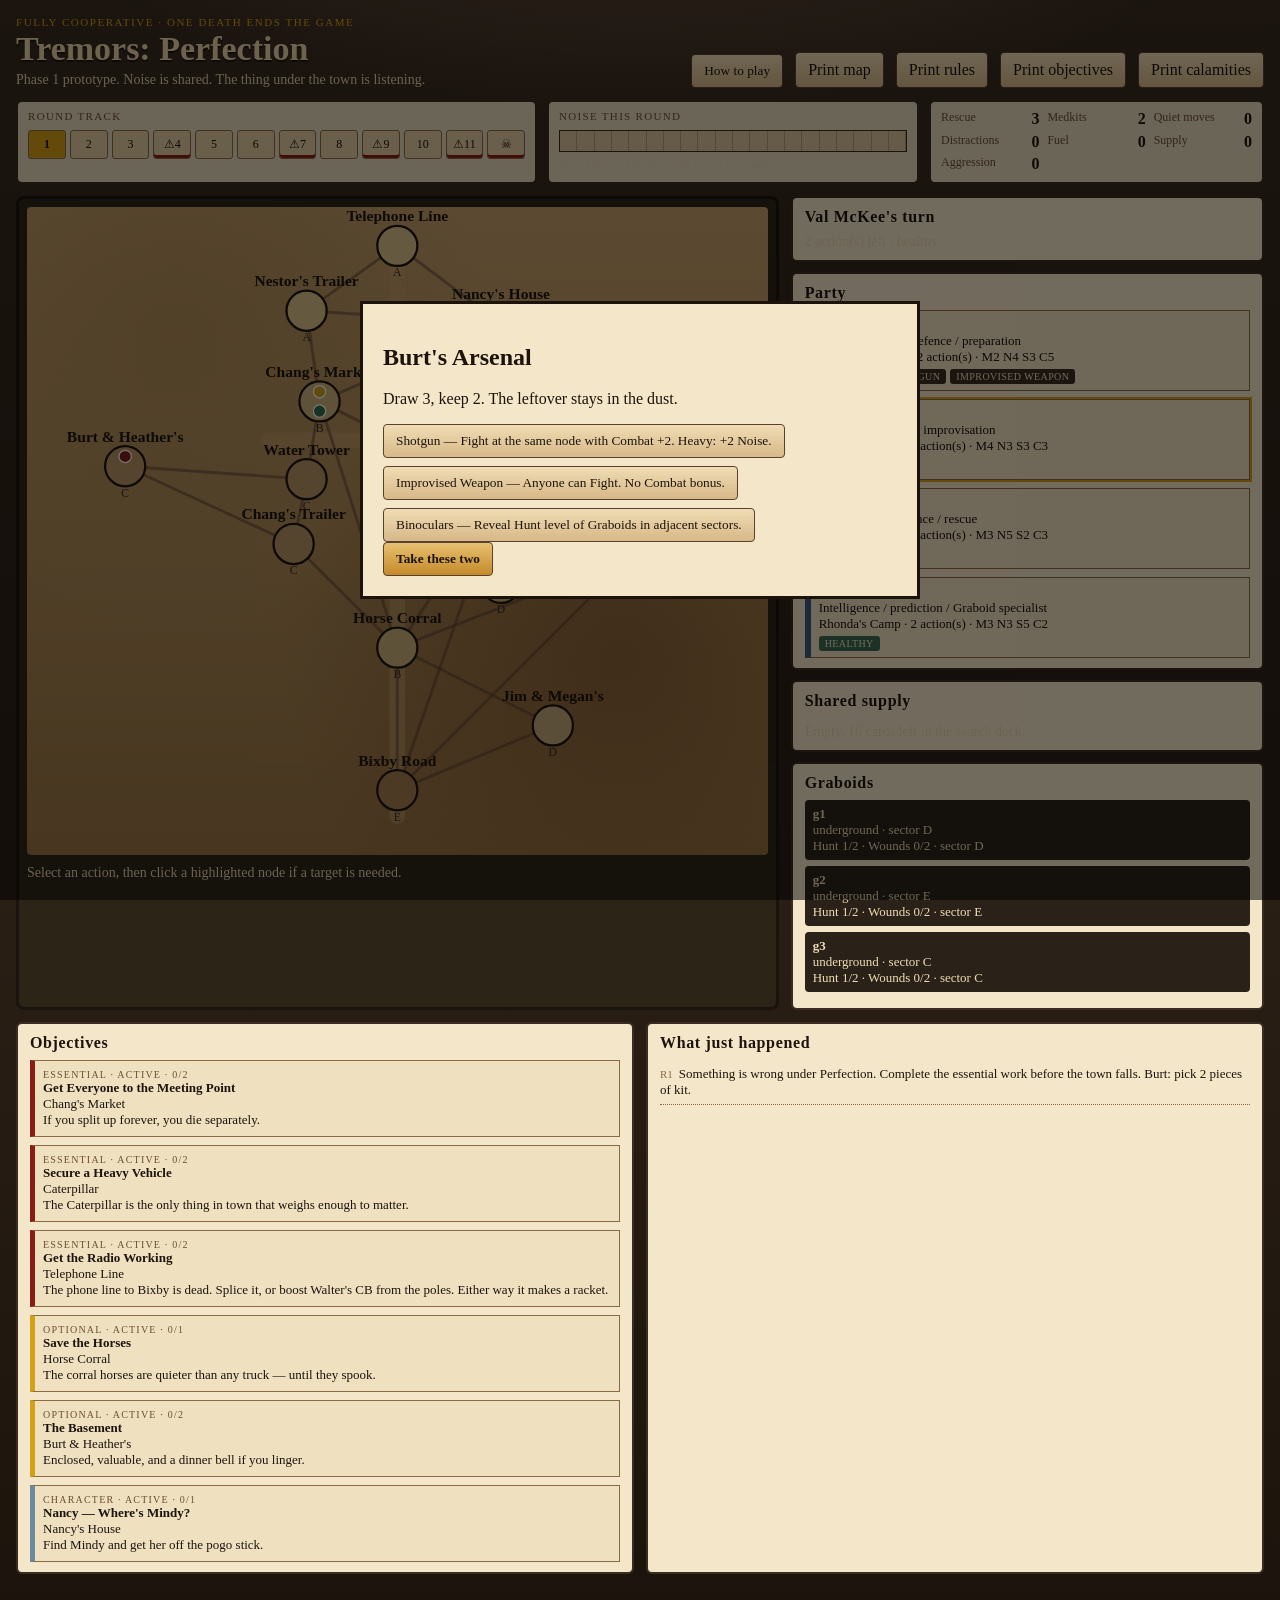
<file: index.html>
<!doctype html>
<html lang="en">
  <head>
    <meta charset="utf-8" />
    <meta name="viewport" content="width=device-width, initial-scale=1" />
    <title>Tremors: Perfection</title>
    <link rel="stylesheet" href="./styles.css" />
  </head>
  <body>
    <div id="app">
      <header class="top">
        <div>
          <p class="kicker">Fully cooperative · one death ends the game</p>
          <h1>Tremors: Perfection</h1>
          <p class="tag">Phase 1 prototype. Noise is shared. The thing under the town is listening.</p>
        </div>
        <div>
          <button id="helpBtn" type="button">How to play</button>
          <a href="./print/map.html" style="display:inline-block;margin-left:8px;padding:8px 12px;border:1px solid #5a4030;background:linear-gradient(#f0dcb4,#d7b888);color:#1c140c;text-decoration:none;border-radius:4px;">Print map</a>
          <a href="./print/rules.html" style="display:inline-block;margin-left:8px;padding:8px 12px;border:1px solid #5a4030;background:linear-gradient(#f0dcb4,#d7b888);color:#1c140c;text-decoration:none;border-radius:4px;">Print rules</a>
          <a href="./print/objectives.html" style="display:inline-block;margin-left:8px;padding:8px 12px;border:1px solid #5a4030;background:linear-gradient(#f0dcb4,#d7b888);color:#1c140c;text-decoration:none;border-radius:4px;">Print objectives</a>
          <a href="./print/calamities.html" style="display:inline-block;margin-left:8px;padding:8px 12px;border:1px solid #5a4030;background:linear-gradient(#f0dcb4,#d7b888);color:#1c140c;text-decoration:none;border-radius:4px;">Print calamities</a>
        </div>
      </header>

      <section class="meters" aria-label="Round and noise">
        <div class="track-wrap">
          <div class="track-label">Round track</div>
          <ol id="roundTrack" class="round-track"></ol>
        </div>
        <div class="noise-wrap">
          <div class="track-label">Noise this round</div>
          <div id="noiseMeter" class="noise-meter"></div>
          <p id="noiseCaption" class="caption"></p>
        </div>
        <dl class="resources">
          <div><dt>Rescue</dt><dd id="resRescue">3</dd></div>
          <div><dt>Medkits</dt><dd id="resMed">2</dd></div>
          <div><dt>Quiet moves</dt><dd id="resQuiet">0</dd></div>
          <div><dt>Distractions</dt><dd id="resDist">0</dd></div>
          <div><dt>Fuel</dt><dd id="resFuel">0</dd></div>
          <div><dt>Supply</dt><dd id="resStash">0</dd></div>
          <div><dt>Aggression</dt><dd id="resAgg">0</dd></div>
        </dl>
      </section>

      <main class="board-layout">
        <section class="map-panel">
          <svg id="map" viewBox="0 0 100 100" role="img" aria-label="Map of Perfection"></svg>
          <p id="mapHint" class="caption">Select an action, then click a highlighted node if a target is needed.</p>
        </section>

        <aside class="side">
          <section class="panel" id="turnPanel">
            <h2 id="turnTitle">Turn</h2>
            <p id="turnStatus" class="lede"></p>
            <div id="actionList" class="actions"></div>
          </section>

          <section class="panel">
            <h2>Party</h2>
            <div id="party" class="party"></div>
          </section>

          <section class="panel">
            <h2>Shared supply</h2>
            <div id="supply" class="supply"></div>
          </section>

          <section class="panel">
            <h2>Graboids</h2>
            <div id="graboids" class="graboids"></div>
          </section>
        </aside>
      </main>

      <section class="bottom">
        <div class="panel">
          <h2>Objectives</h2>
          <div id="objectives" class="objectives"></div>
        </div>
        <div class="panel log-panel">
          <h2>What just happened</h2>
          <ol id="log" class="log"></ol>
        </div>
      </section>
    </div>

    <div id="modal" class="modal hidden" role="dialog" aria-modal="true">
      <div class="modal-card" id="modalCard"></div>
    </div>

    <div id="help" class="modal hidden" role="dialog" aria-modal="true">
      <div class="modal-card help-card">
        <h2>How to play</h2>
        <p>This is a solo-friendly table of the cooperative board game sketched in the design conversation. You control Val, Earl, Rhonda and Burt. <b>If anyone dies, everyone loses.</b></p>
        <ul>
          <li>Each character gets 2 actions (1 if Injured or Grabbed). Move, search, work objectives, divert, rescue, fight, use items, rig combos.</li>
          <li><b>Every action is at least 1 Noise</b> unless Rhonda has not moved this turn (Don't Move) or you spend a Quiet Move token.</li>
          <li>Round total: Quiet ≤8, Disturbed 9–14, Frenzy 15+. Location noise decays by 1 at the end of each round.</li>
          <li>Underground tokens climb a Hunt track. At Hunt 2 they <b>surface</b> and chase the nearest character.</li>
          <li>First catch by a worm: Threatened. The <b>same</b> worm catching you again: Grabbed. Miss 2 rounds and it submerges at Hunt 1.</li>
          <li>Grabbed keeps 1 action (Struggle). Rescue or Struggle pulls one node clear. 3 Rescue tokens for the game.</li>
          <li>Search: d6 + Search + node.search ≥ 9 (the target rises by 1 after each find at that node). Draws from a 16-card item deck into a shared supply.</li>
          <li>Items are minor alone. Combine two: Pipe Bomb, Tripwire Bait (next surface at a node you pick, no ambush), Fire Bomb, Line Rescue, Field Generator.</li>
          <li>Evacuate only from round 8+, essentials done, nobody grabbed or dead. Calamities on rounds 4, 7, 9, 11, 12.</li>
          <li>Finish every Essential objective and Evacuate, or still be alive with them done when round 12 ends.</li>
        </ul>
        <button id="helpClose" type="button">Close</button>
      </div>
    </div>

    <script src="./js/data.js"></script>
    <script src="./js/engine.js"></script>
    <script src="./js/ui.js"></script>
  </body>
</html>
</file>
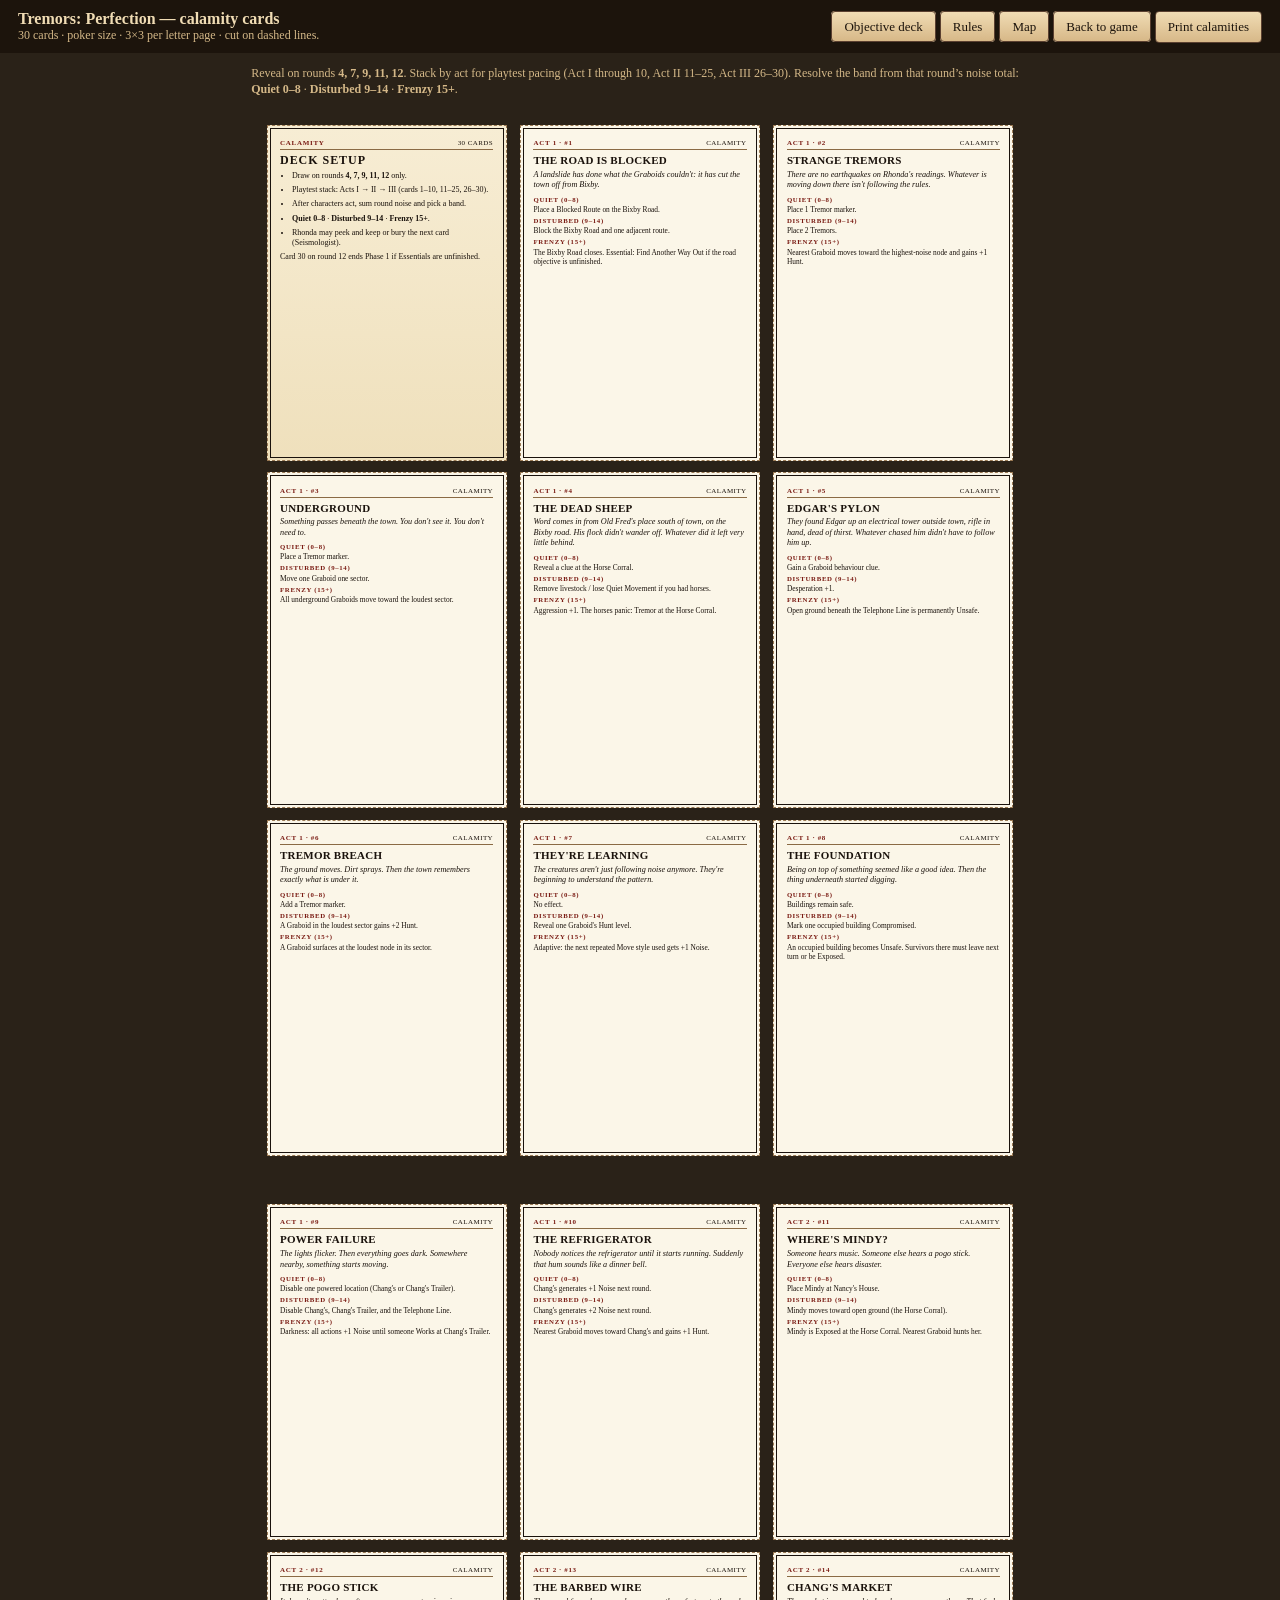
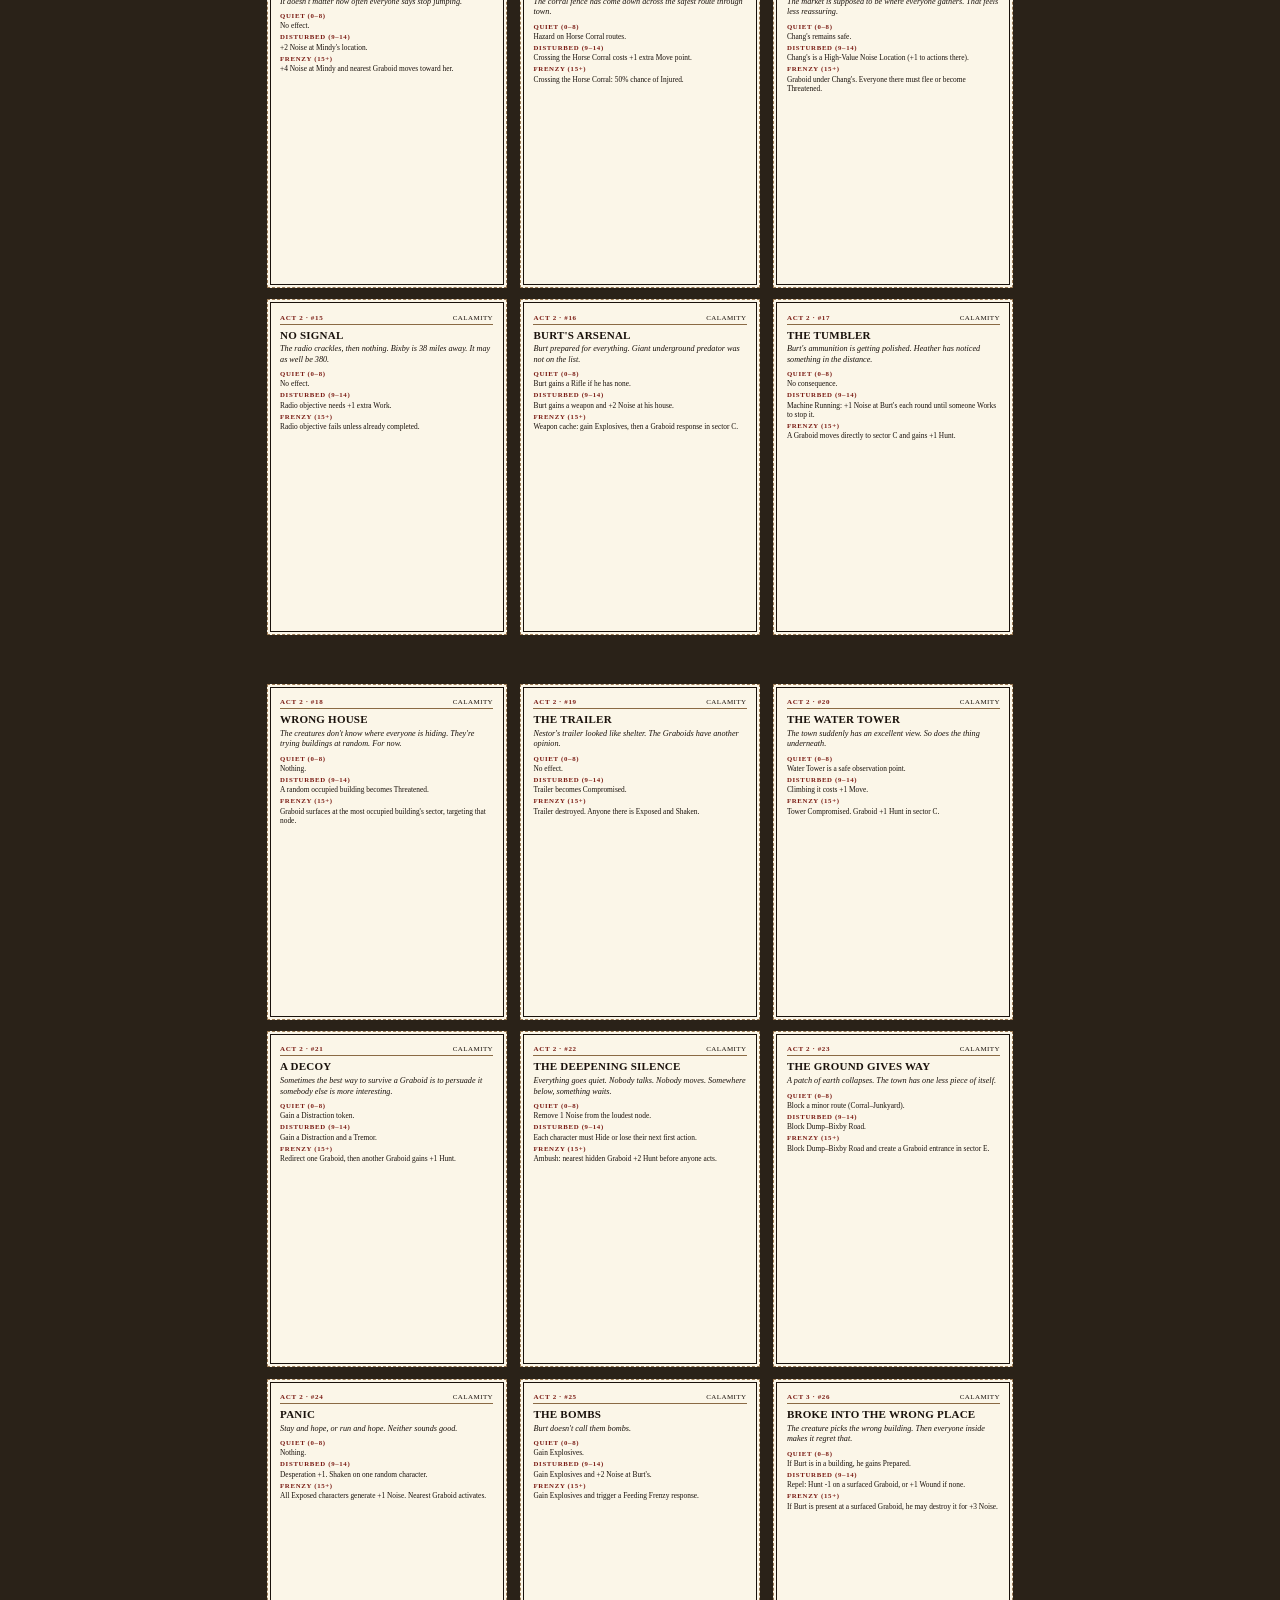
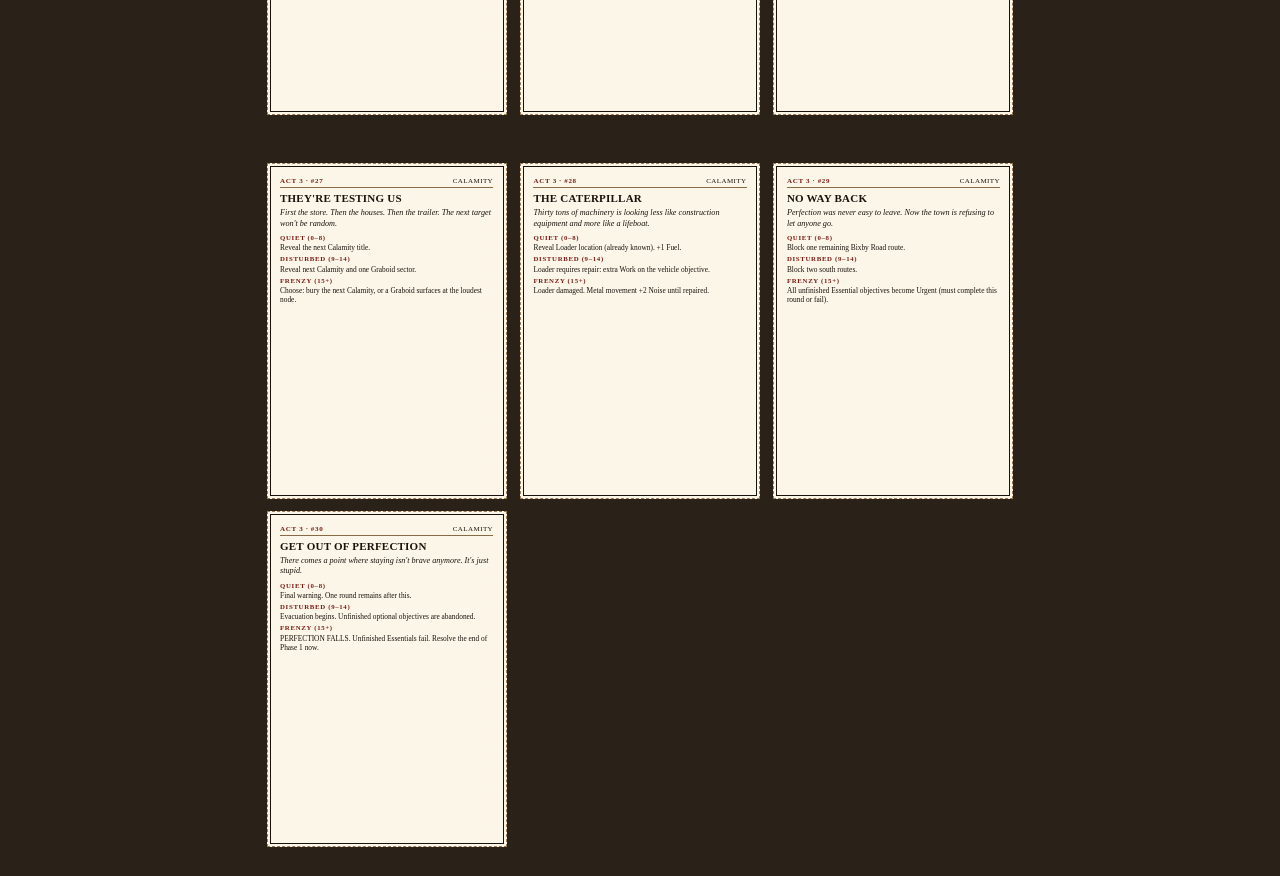
<file: print/calamities.html>
<!doctype html>
<html lang="en">
  <head>
    <meta charset="utf-8" />
    <meta name="viewport" content="width=device-width, initial-scale=1" />
    <title>Tremors: Perfection — calamity cards</title>
    <link rel="stylesheet" href="./cards.css" />
  </head>
  <body>
    <div class="toolbar no-print">
      <div>
        <h1>Tremors: Perfection — calamity cards</h1>
        <p>30 cards · poker size · 3×3 per letter page · cut on dashed lines.</p>
      </div>
      <div>
        <a href="./objectives.html">Objective deck</a>
        <a href="./rules.html">Rules</a>
        <a href="./map.html">Map</a>
        <a href="../index.html">Back to game</a>
        <button type="button" onclick="window.print()">Print calamities</button>
      </div>
    </div>

    <p class="deck-intro no-print">
      Reveal on rounds <b>4, 7, 9, 11, 12</b>. Stack by act for playtest pacing (Act I through 10, Act II 11–25, Act III 26–30). Resolve the band from that round’s noise total: <b>Quiet 0–8</b> · <b>Disturbed 9–14</b> · <b>Frenzy 15+</b>.
    </p>

    <div id="deck"></div>

    <script src="../js/data.js"></script>
    <script>
      function esc(s) {
        return String(s)
          .replace(/&/g, "&amp;")
          .replace(/</g, "&lt;")
          .replace(/>/g, "&gt;")
          .replace(/"/g, "&quot;");
      }

      function calamityCard(c) {
        return `
          <article class="card">
            <div class="card-head">
              <span class="badge calamity">Act ${c.act} · #${c.id}</span>
              <span class="stats">Calamity</span>
            </div>
            <h2>${esc(c.title)}</h2>
            <p class="flavour">${esc(c.flavour)}</p>
            <div class="body">
              <p class="band"><b>Quiet (0–8)</b> ${esc(c.quiet)}</p>
              <p class="band"><b>Disturbed (9–14)</b> ${esc(c.disturbed)}</p>
              <p class="band"><b>Frenzy (15+)</b> ${esc(c.frenzy)}</p>
            </div>
          </article>`;
      }

      function instructionCard() {
        return `
          <article class="card instruction">
            <div class="card-head">
              <span class="badge calamity">Calamity</span>
              <span class="stats">30 cards</span>
            </div>
            <h2>Deck setup</h2>
            <ul>
              <li>Draw on rounds <b>4, 7, 9, 11, 12</b> only.</li>
              <li>Playtest stack: Acts I → II → III (cards 1–10, 11–25, 26–30).</li>
              <li>After characters act, sum round noise and pick a band.</li>
              <li><b>Quiet 0–8</b> · <b>Disturbed 9–14</b> · <b>Frenzy 15+</b>.</li>
              <li>Rhonda may peek and keep or bury the next card (Seismologist).</li>
            </ul>
            <p>Card 30 on round 12 ends Phase 1 if Essentials are unfinished.</p>
          </article>`;
      }

      const cards = [
        instructionCard(),
        ...TREMORS_DATA.calamities.map(calamityCard),
      ];

      const perPage = 9;
      const deck = document.getElementById("deck");
      for (let i = 0; i < cards.length; i += perPage) {
        const sheet = document.createElement("section");
        sheet.className = "sheet" + (i > 0 ? " page-break" : "");
        const grid = document.createElement("div");
        grid.className = "card-grid";
        grid.innerHTML = cards.slice(i, i + perPage).join("");
        sheet.appendChild(grid);
        deck.appendChild(sheet);
      }
    </script>
  </body>
</html>
</file>
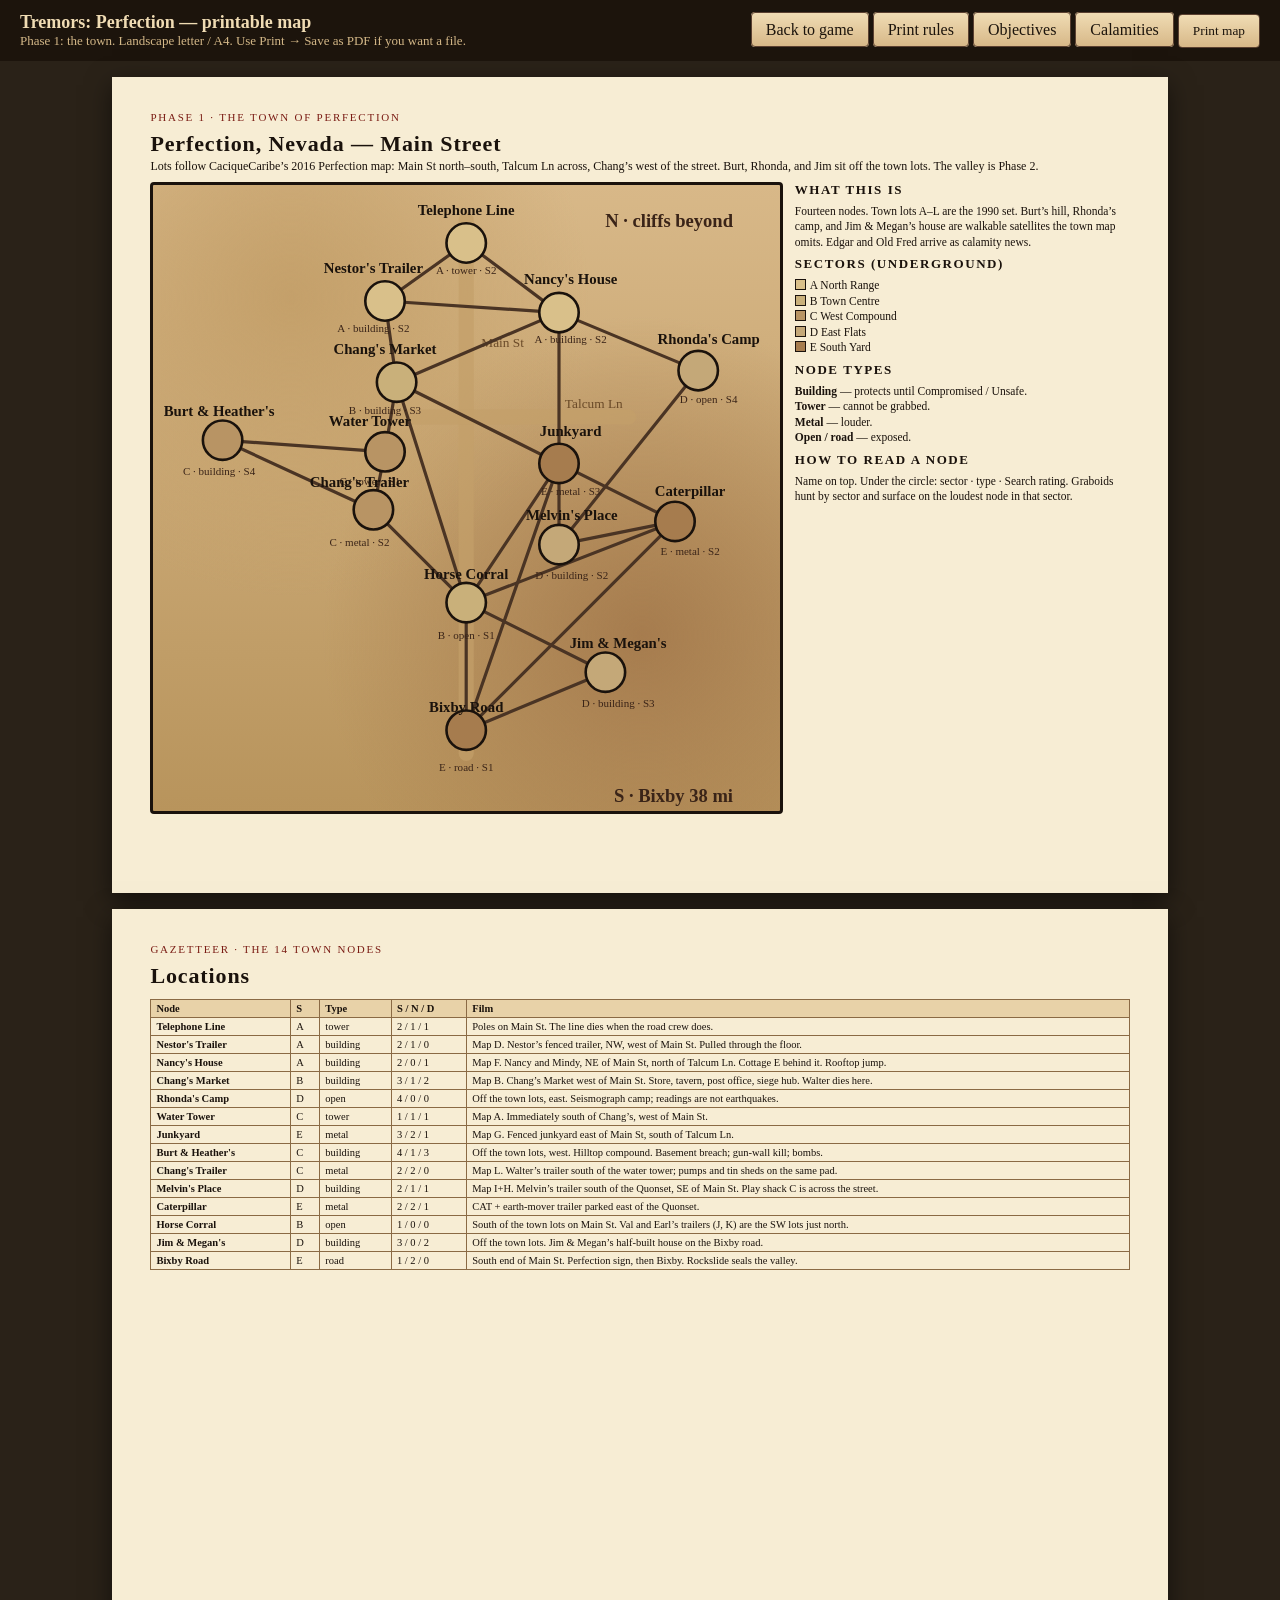
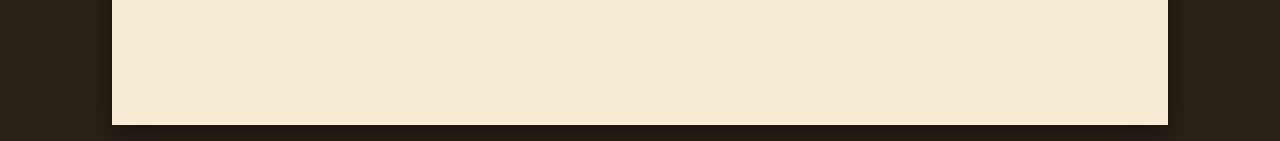
<file: print/map.html>
<!doctype html>
<html lang="en">
  <head>
    <meta charset="utf-8" />
    <meta name="viewport" content="width=device-width, initial-scale=1" />
    <title>Tremors: Perfection — printable map</title>
    <style>
      :root {
        --ink: #1a120c;
        --paper: #f7edd4;
        --sand: #e4d0a6;
        --line: #4a3424;
        --blood: #7a1c14;
      }
      * { box-sizing: border-box; }
      html, body {
        margin: 0;
        background: #2a2218;
        color: var(--ink);
        font-family: "Palatino Linotype", Palatino, "Book Antiqua", Georgia, serif;
      }
      .toolbar {
        display: flex;
        gap: 10px;
        align-items: center;
        justify-content: space-between;
        padding: 12px 20px;
        background: #1c140c;
        color: #f0dcb4;
      }
      .toolbar h1 { font-size: 18px; margin: 0; }
      .toolbar p { margin: 0; font-size: 13px; color: #d4b888; }
      .toolbar a, .toolbar button {
        font-family: inherit;
        color: #1c140c;
        background: linear-gradient(#f0dcb4, #d7b888);
        border: 1px solid #5a4030;
        padding: 8px 14px;
        border-radius: 4px;
        text-decoration: none;
        cursor: pointer;
      }
      .sheet {
        width: 11in;
        min-height: 8.5in;
        margin: 16px auto;
        background: var(--paper);
        padding: 0.35in 0.4in 0.3in;
        box-shadow: 0 8px 24px #0008;
      }
      .sheet h2 {
        margin: 0 0 2px;
        font-size: 22px;
        letter-spacing: 0.04em;
      }
      .kicker {
        margin: 0 0 8px;
        font-size: 11px;
        letter-spacing: 0.16em;
        text-transform: uppercase;
        color: var(--blood);
      }
      .layout {
        display: grid;
        grid-template-columns: 1.7fr 0.9fr;
        gap: 12px;
        align-items: stretch;
      }
      #board {
        width: 100%;
        height: auto;
        background:
          radial-gradient(circle at 22% 18%, #c4a06a 0%, transparent 42%),
          radial-gradient(circle at 78% 72%, #a67c4e 0%, transparent 48%),
          linear-gradient(#d8b888, #b8945c);
        border: 3px solid var(--ink);
        border-radius: 4px;
      }
      .legend h3 { margin: 0 0 6px; font-size: 13px; text-transform: uppercase; letter-spacing: 0.12em; }
      .legend p, .legend li { font-size: 11.5px; line-height: 1.35; margin: 0 0 6px; }
      .legend ul { margin: 0 0 10px; padding-left: 16px; }
      .swatch {
        display: inline-block;
        width: 11px;
        height: 11px;
        border: 1px solid var(--ink);
        vertical-align: -1px;
        margin-right: 4px;
      }
      table {
        width: 100%;
        border-collapse: collapse;
        font-size: 10.5px;
        margin-top: 10px;
      }
      th, td {
        border: 1px solid #8a6a44;
        padding: 3px 5px;
        text-align: left;
        vertical-align: top;
      }
      th { background: #e8d2a8; }
      .page-break { page-break-before: always; }
      @media print {
        html, body { background: #fff; }
        .toolbar { display: none; }
        .sheet {
          width: auto;
          min-height: 0;
          margin: 0;
          padding: 0;
          box-shadow: none;
        }
        .sheet + .sheet { page-break-before: always; padding-top: 0.2in; }
        @page { size: landscape; margin: 0.4in; }
      }
    </style>
  </head>
  <body>
    <div class="toolbar no-print">
      <div>
        <h1>Tremors: Perfection — printable map</h1>
        <p>Phase 1: the town. Landscape letter / A4. Use Print → Save as PDF if you want a file.</p>
      </div>
      <div>
        <a href="../index.html">Back to game</a>
        <a href="./rules.html">Print rules</a>
        <a href="./objectives.html">Objectives</a>
        <a href="./calamities.html">Calamities</a>
        <button type="button" onclick="window.print()">Print map</button>
      </div>
    </div>

    <article class="sheet">
      <p class="kicker">Phase 1 · the town of Perfection</p>
      <h2>Perfection, Nevada — Main Street</h2>
      <p style="margin:0 0 8px;font-size:12px;">Lots follow CaciqueCaribe’s 2016 Perfection map: Main St north–south, Talcum Ln across, Chang’s west of the street. Burt, Rhonda, and Jim sit off the town lots. The valley is Phase 2.</p>
      <div class="layout">
        <svg id="board" viewBox="-4 -4 108 108" role="img" aria-label="Printable town map of Perfection"></svg>
        <aside class="legend">
          <h3>What this is</h3>
          <p>Fourteen nodes. Town lots A–L are the 1990 set. Burt’s hill, Rhonda’s camp, and Jim & Megan’s house are walkable satellites the town map omits. Edgar and Old Fred arrive as calamity news.</p>
          <h3>Sectors (underground)</h3>
          <p><span class="swatch" style="background:#d9c08a"></span>A North Range<br>
             <span class="swatch" style="background:#c9b07a"></span>B Town Centre<br>
             <span class="swatch" style="background:#b89464"></span>C West Compound<br>
             <span class="swatch" style="background:#c4a878"></span>D East Flats<br>
             <span class="swatch" style="background:#a67c4e"></span>E South Yard</p>
          <h3>Node types</h3>
          <p><b>Building</b> — protects until Compromised / Unsafe.<br>
             <b>Tower</b> — cannot be grabbed.<br>
             <b>Metal</b> — louder.<br>
             <b>Open / road</b> — exposed.</p>
          <h3>How to read a node</h3>
          <p>Name on top. Under the circle: sector · type · Search rating. Graboids hunt by sector and surface on the loudest node in that sector.</p>
        </aside>
      </div>
    </article>

    <article class="sheet">
      <p class="kicker">Gazetteer · the 14 town nodes</p>
      <h2>Locations</h2>
      <table id="gazetteer">
        <thead>
          <tr>
            <th>Node</th>
            <th>S</th>
            <th>Type</th>
            <th>S / N / D</th>
            <th>Film</th>
          </tr>
        </thead>
        <tbody></tbody>
      </table>
    </article>

    <script src="../js/data.js"></script>
    <script>
      const DATA = TREMORS_DATA;
      const sectorFill = { A: "#d9c08a", B: "#c9b07a", C: "#b89464", D: "#c4a878", E: "#a67c4e" };
      const ns = "http://www.w3.org/2000/svg";
      const svg = document.getElementById("board");
      const byId = Object.fromEntries(DATA.nodes.map((n) => [n.id, n]));

      const labelNudge = {
        store: [-2.0, -0.2],
        water: [-2.6, 0.2],
        school: [0, 0.6],
        clinic: [2.2, 0.4],
        fuel: [-2.4, 0.6],
        workshop: [2.0, -0.2],
        caterpillar: [2.6, 0.2],
        highway: [0, 1.4],
        radio: [0, -0.2],
        trailer: [-2.0, -0.2],
        bar: [2.2, 0.4],
        rhonda: [1.8, 0],
        burt: [-0.6, 0.4],
        nancy: [2.0, -0.4],
      };

      function el(name, attrs, text) {
        const n = document.createElementNS(ns, name);
        for (const [k, v] of Object.entries(attrs || {})) n.setAttribute(k, v);
        if (text != null) n.textContent = text;
        return n;
      }

      const compass = el("g", { "font-family": "Georgia, serif", "font-size": "3.2", fill: "#3a2418" });
      compass.appendChild(el("text", { x: 96, y: 3.2, "text-anchor": "end", "font-weight": "700" }, "N · cliffs beyond"));
      compass.appendChild(el("text", { x: 96, y: 102.4, "text-anchor": "end", "font-weight": "700" }, "S · Bixby 38 mi"));
      svg.appendChild(compass);

      const streets = el("g", {});
      for (const s of DATA.streets || []) {
        streets.appendChild(el("line", {
          x1: s.x1, y1: s.y1, x2: s.x2, y2: s.y2,
          stroke: "#c4a06a", "stroke-width": "2.6", "stroke-linecap": "round", opacity: "0.7",
        }));
      }
      streets.appendChild(el("text", { x: 52.6, y: 24, "font-size": "2.3", fill: "#6a4a28" }, "Main St"));
      streets.appendChild(el("text", { x: 77, y: 34.4, "text-anchor": "end", "font-size": "2.3", fill: "#6a4a28" }, "Talcum Ln"));
      svg.appendChild(streets);

      const routes = el("g", {});
      for (const [a, b] of DATA.routes) {
        routes.appendChild(el("line", {
          x1: byId[a].x, y1: byId[a].y, x2: byId[b].x, y2: byId[b].y,
          stroke: "#4a3424", "stroke-width": "0.55", "stroke-linecap": "round",
        }));
      }
      svg.appendChild(routes);

      for (const node of DATA.nodes) {
        const g = el("g", {});
        const [dx, dy] = labelNudge[node.id] || [0, 0];
        g.appendChild(el("circle", {
          cx: node.x, cy: node.y, r: 3.4,
          fill: sectorFill[node.sector],
          stroke: "#1a120c",
          "stroke-width": "0.45",
        }));
        g.appendChild(el("text", {
          x: node.x + dx, y: node.y - 4.6 + dy,
          "text-anchor": "middle",
          "font-family": "Georgia, serif",
          "font-size": "2.55",
          "font-weight": "700",
          fill: "#1a120c",
        }, node.name));
        g.appendChild(el("text", {
          x: node.x + dx, y: node.y + 5.6 + dy,
          "text-anchor": "middle",
          "font-family": "Georgia, serif",
          "font-size": "1.9",
          fill: "#3a2418",
        }, `${node.sector} · ${node.type} · S${node.search}`));
        svg.appendChild(g);
      }

      const tbody = document.querySelector("#gazetteer tbody");
      const film = {
        radio: "Poles on Main St. The line dies when the road crew does.",
        rhonda: "Off the town lots, east. Seismograph camp; readings are not earthquakes.",
        burt: "Off the town lots, west. Hilltop compound. Basement breach; gun-wall kill; bombs.",
        store: "Map B. Chang’s Market west of Main St. Store, tavern, post office, siege hub. Walter dies here.",
        bar: "Map I+H. Melvin’s trailer south of the Quonset, SE of Main St. Play shack C is across the street.",
        clinic: "Off the town lots. Jim & Megan’s half-built house on the Bixby road.",
        nancy: "Map F. Nancy and Mindy, NE of Main St, north of Talcum Ln. Cottage E behind it. Rooftop jump.",
        fuel: "Map L. Walter’s trailer south of the water tower; pumps and tin sheds on the same pad.",
        water: "Map A. Immediately south of Chang’s, west of Main St.",
        school: "South of the town lots on Main St. Val and Earl’s trailers (J, K) are the SW lots just north.",
        trailer: "Map D. Nestor’s fenced trailer, NW, west of Main St. Pulled through the floor.",
        workshop: "Map G. Fenced junkyard east of Main St, south of Talcum Ln.",
        caterpillar: "CAT + earth-mover trailer parked east of the Quonset.",
        highway: "South end of Main St. Perfection sign, then Bixby. Rockslide seals the valley.",
      };
      for (const n of DATA.nodes) {
        const tr = document.createElement("tr");
        tr.innerHTML = `<td><b>${n.name}</b></td><td>${n.sector}</td><td>${n.type}</td><td>${n.search} / ${n.noiseMod} / ${n.defence}</td><td>${film[n.id] || n.note}</td>`;
        tbody.appendChild(tr);
      }
    </script>
  </body>
</html>
</file>
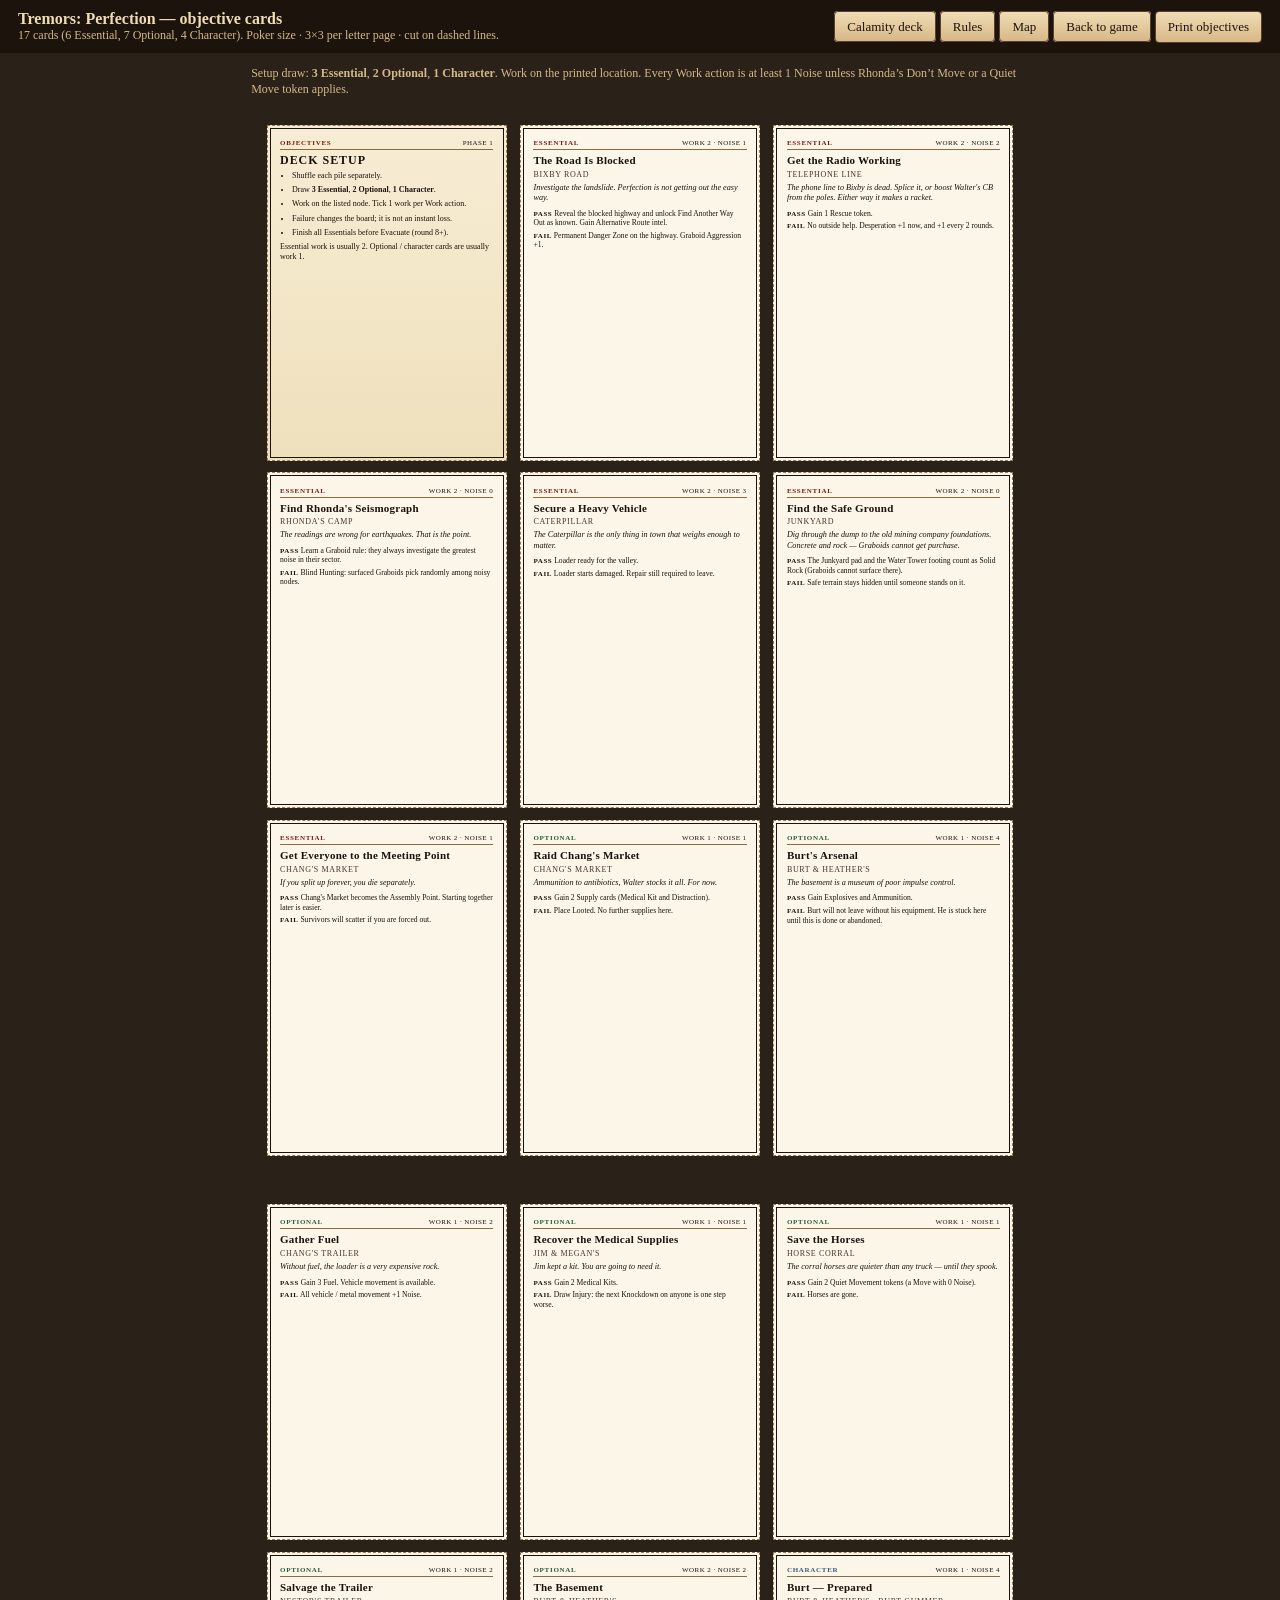
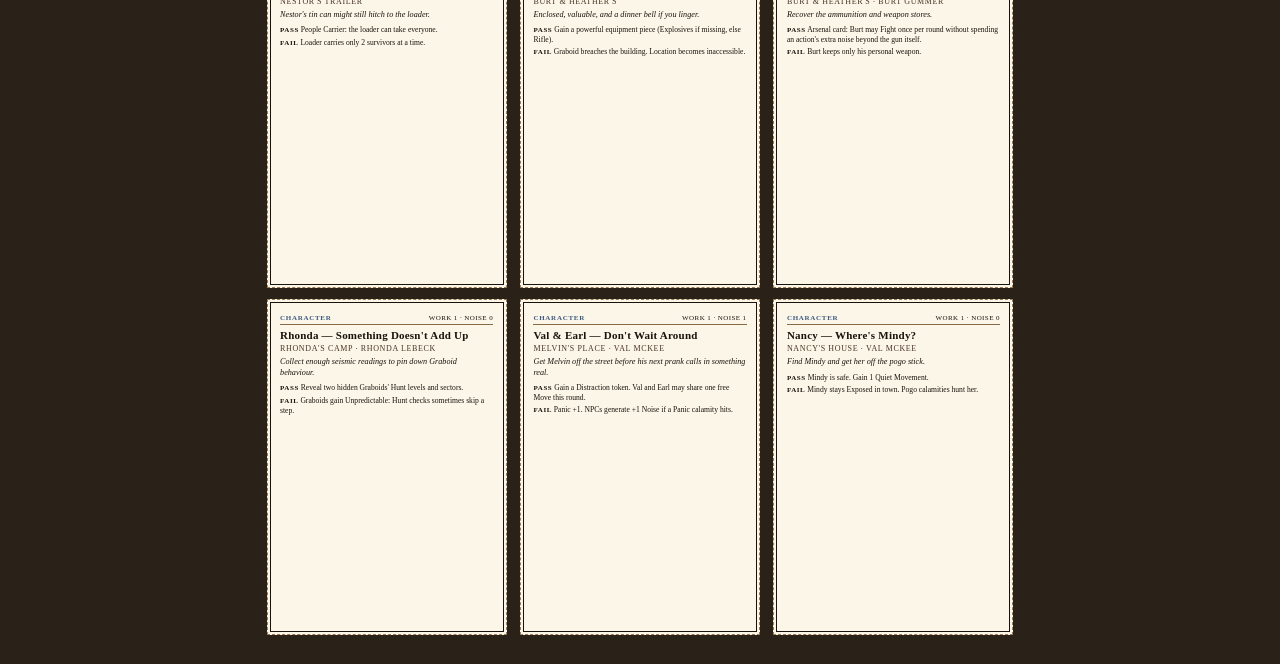
<file: print/objectives.html>
<!doctype html>
<html lang="en">
  <head>
    <meta charset="utf-8" />
    <meta name="viewport" content="width=device-width, initial-scale=1" />
    <title>Tremors: Perfection — objective cards</title>
    <link rel="stylesheet" href="./cards.css" />
  </head>
  <body>
    <div class="toolbar no-print">
      <div>
        <h1>Tremors: Perfection — objective cards</h1>
        <p>17 cards (6 Essential, 7 Optional, 4 Character). Poker size · 3×3 per letter page · cut on dashed lines.</p>
      </div>
      <div>
        <a href="./calamities.html">Calamity deck</a>
        <a href="./rules.html">Rules</a>
        <a href="./map.html">Map</a>
        <a href="../index.html">Back to game</a>
        <button type="button" onclick="window.print()">Print objectives</button>
      </div>
    </div>

    <p class="deck-intro no-print">
      Setup draw: <b>3 Essential</b>, <b>2 Optional</b>, <b>1 Character</b>. Work on the printed location. Every Work action is at least 1 Noise unless Rhonda’s Don’t Move or a Quiet Move token applies.
    </p>

    <div id="deck"></div>

    <script src="../js/data.js"></script>
    <script>
      const nodeName = Object.fromEntries(TREMORS_DATA.nodes.map((n) => [n.id, n.name]));
      const charName = Object.fromEntries(TREMORS_DATA.characters.map((c) => [c.id, c.name]));

      function esc(s) {
        return String(s)
          .replace(/&/g, "&amp;")
          .replace(/</g, "&lt;")
          .replace(/>/g, "&gt;")
          .replace(/"/g, "&quot;");
      }

      function objectiveCard(obj, kind) {
        const where = nodeName[obj.location] || obj.location;
        const who = obj.character ? ` · ${charName[obj.character] || obj.character}` : "";
        return `
          <article class="card">
            <div class="card-head">
              <span class="badge ${kind}">${kind}</span>
              <span class="stats">Work ${obj.work} · Noise ${obj.noise}</span>
            </div>
            <h2>${esc(obj.name)}</h2>
            <p class="where">${esc(where)}${esc(who)}</p>
            <p class="flavour">${esc(obj.flavour)}</p>
            <div class="body">
              <p class="outcome"><b>Pass</b> ${esc(obj.pass)}</p>
              <p class="outcome"><b>Fail</b> ${esc(obj.fail)}</p>
            </div>
          </article>`;
      }

      function instructionCard() {
        return `
          <article class="card instruction">
            <div class="card-head">
              <span class="badge essential">Objectives</span>
              <span class="stats">Phase 1</span>
            </div>
            <h2>Deck setup</h2>
            <ul>
              <li>Shuffle each pile separately.</li>
              <li>Draw <b>3 Essential</b>, <b>2 Optional</b>, <b>1 Character</b>.</li>
              <li>Work on the listed node. Tick 1 work per Work action.</li>
              <li>Failure changes the board; it is not an instant loss.</li>
              <li>Finish all Essentials before Evacuate (round 8+).</li>
            </ul>
            <p>Essential work is usually 2. Optional / character cards are usually work 1.</p>
          </article>`;
      }

      const cards = [
        instructionCard(),
        ...TREMORS_DATA.objectives.essential.map((o) => objectiveCard(o, "essential")),
        ...TREMORS_DATA.objectives.optional.map((o) => objectiveCard(o, "optional")),
        ...TREMORS_DATA.objectives.character.map((o) => objectiveCard(o, "character")),
      ];

      const perPage = 9;
      const deck = document.getElementById("deck");
      for (let i = 0; i < cards.length; i += perPage) {
        const sheet = document.createElement("section");
        sheet.className = "sheet" + (i > 0 ? " page-break" : "");
        const grid = document.createElement("div");
        grid.className = "card-grid";
        grid.innerHTML = cards.slice(i, i + perPage).join("");
        sheet.appendChild(grid);
        deck.appendChild(sheet);
      }
    </script>
  </body>
</html>
</file>
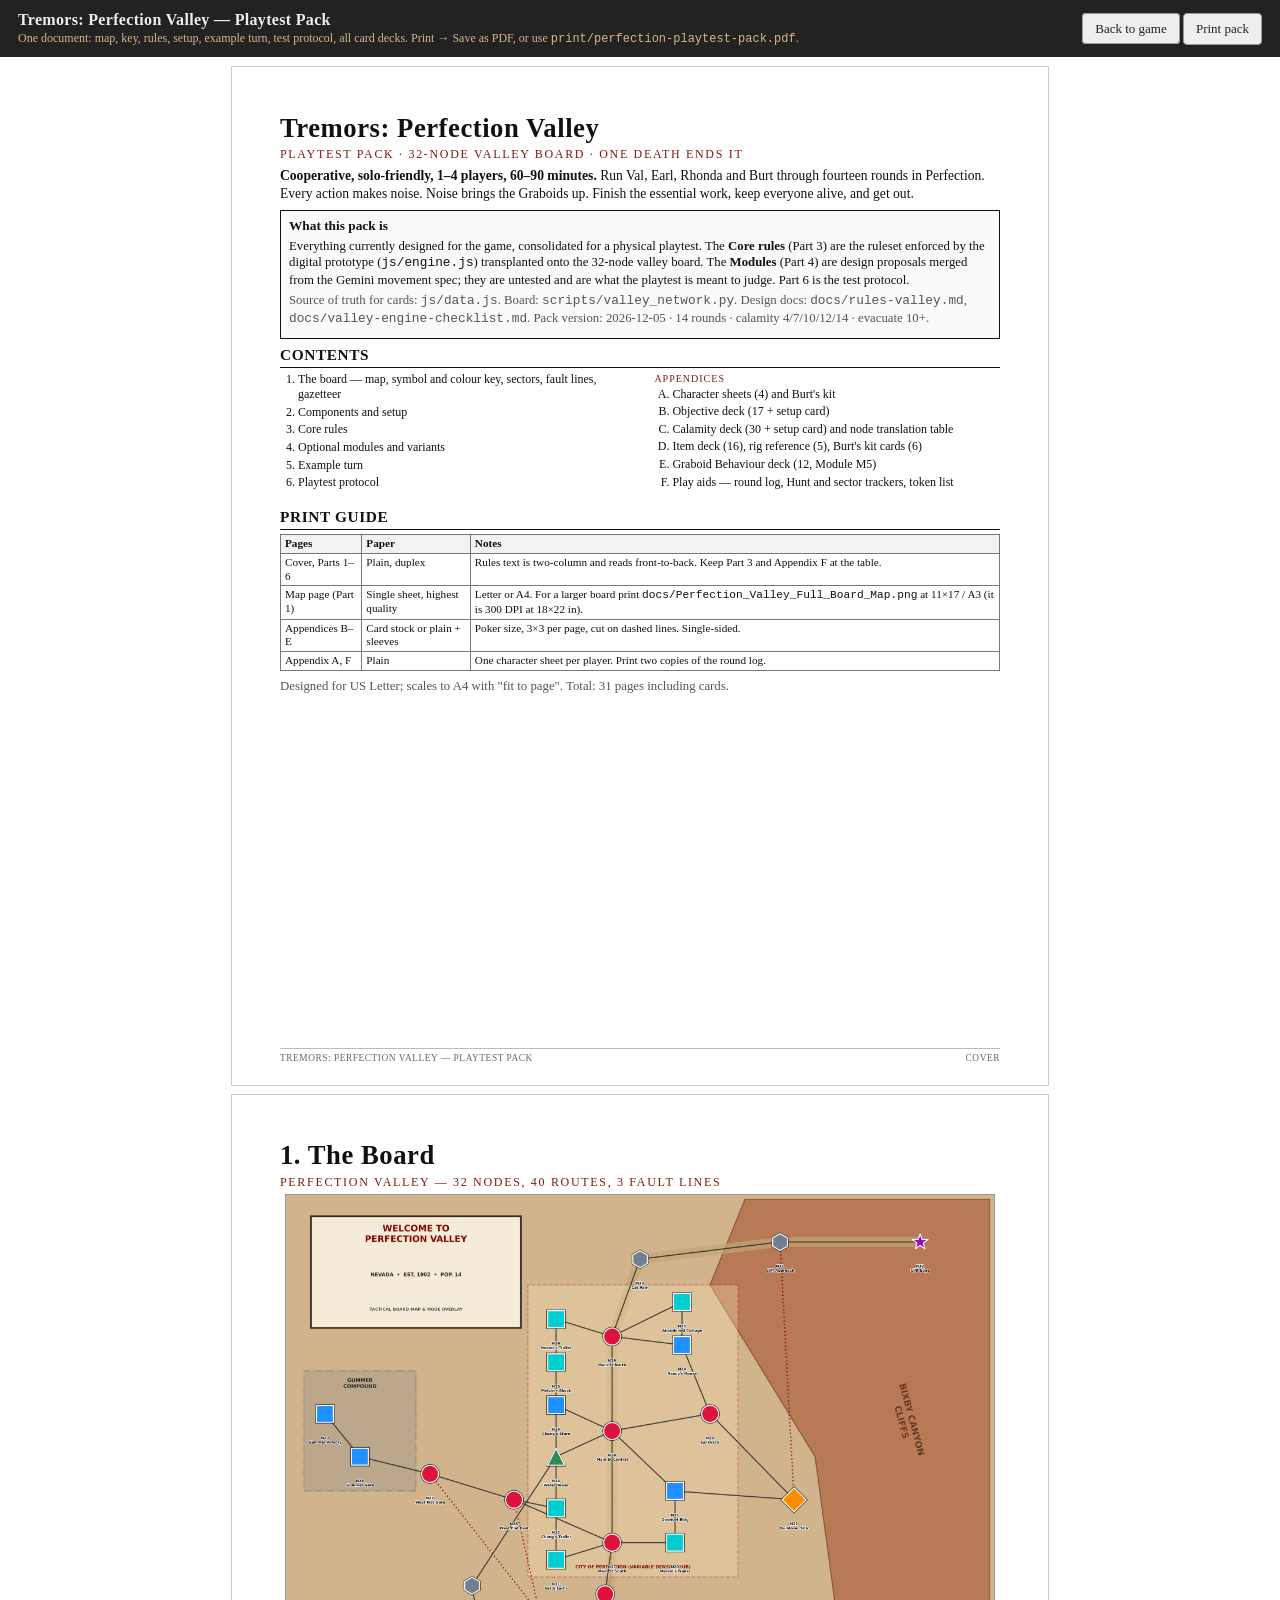
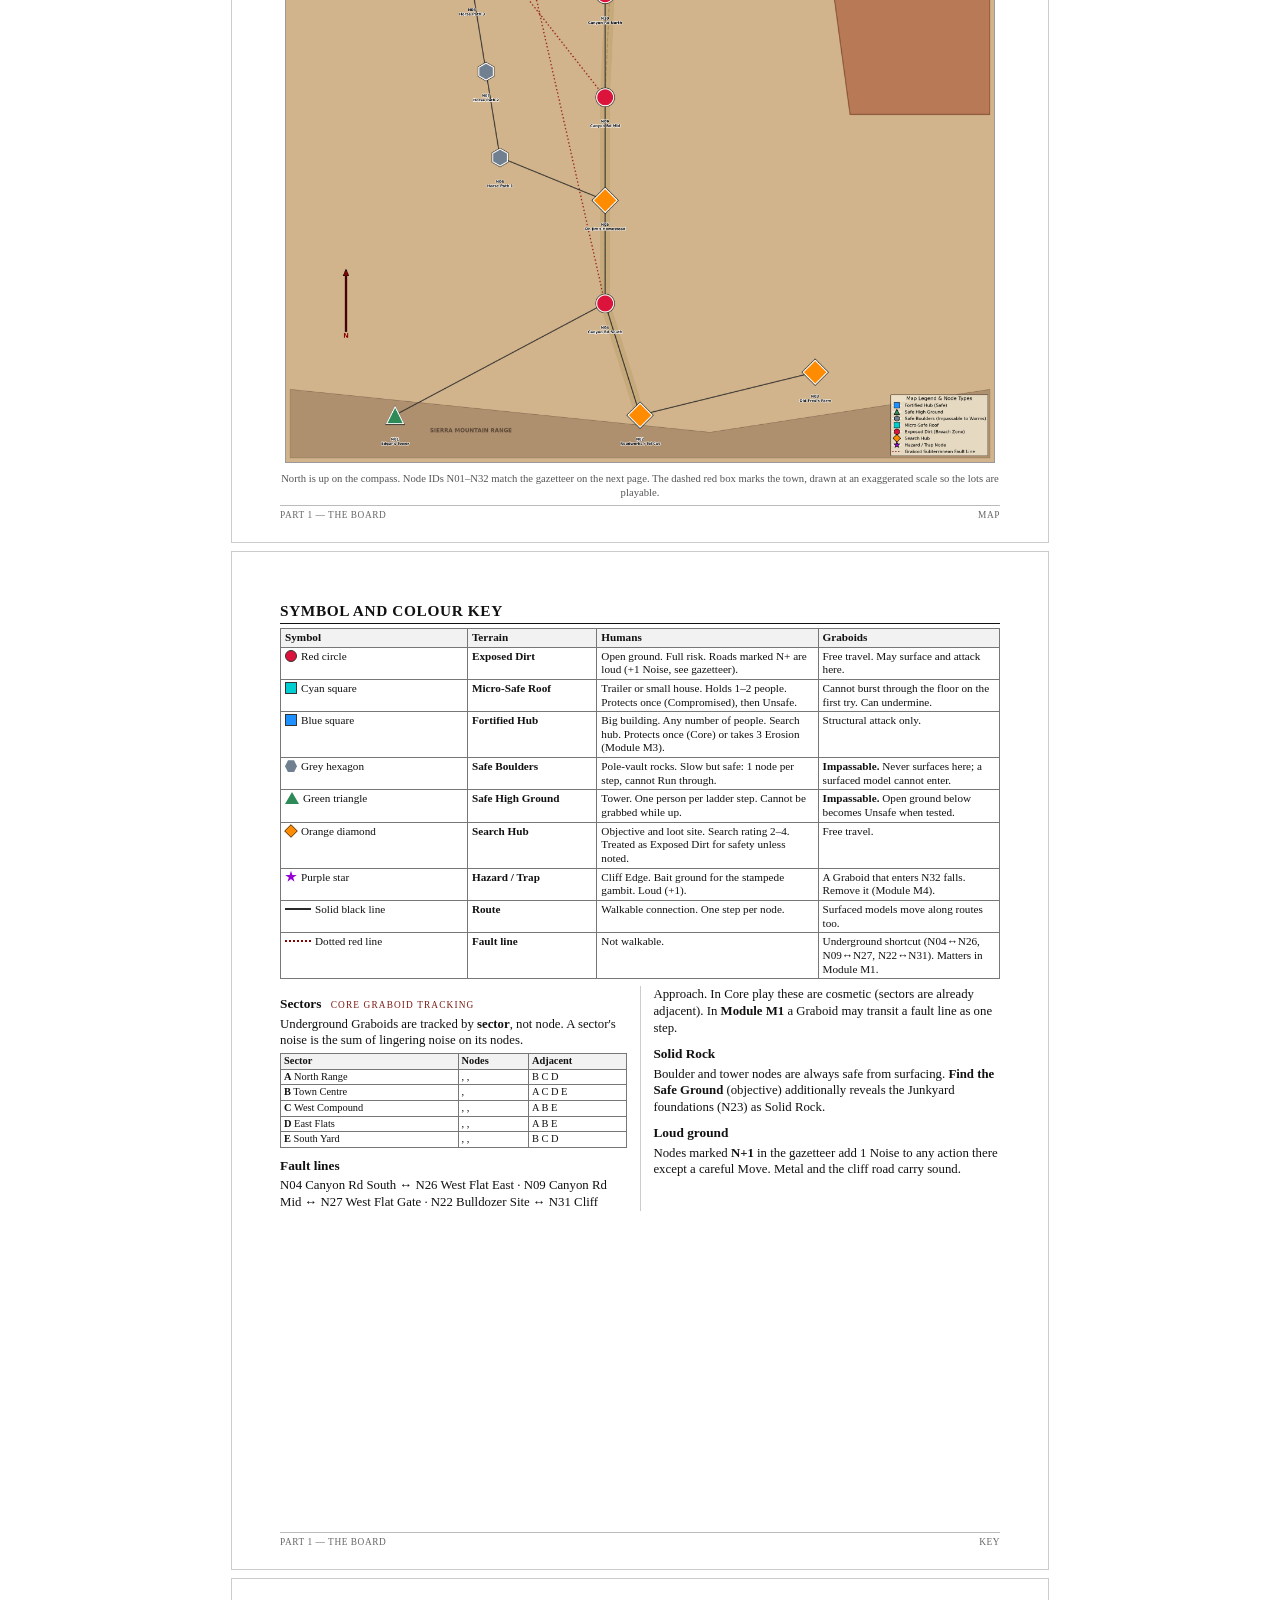
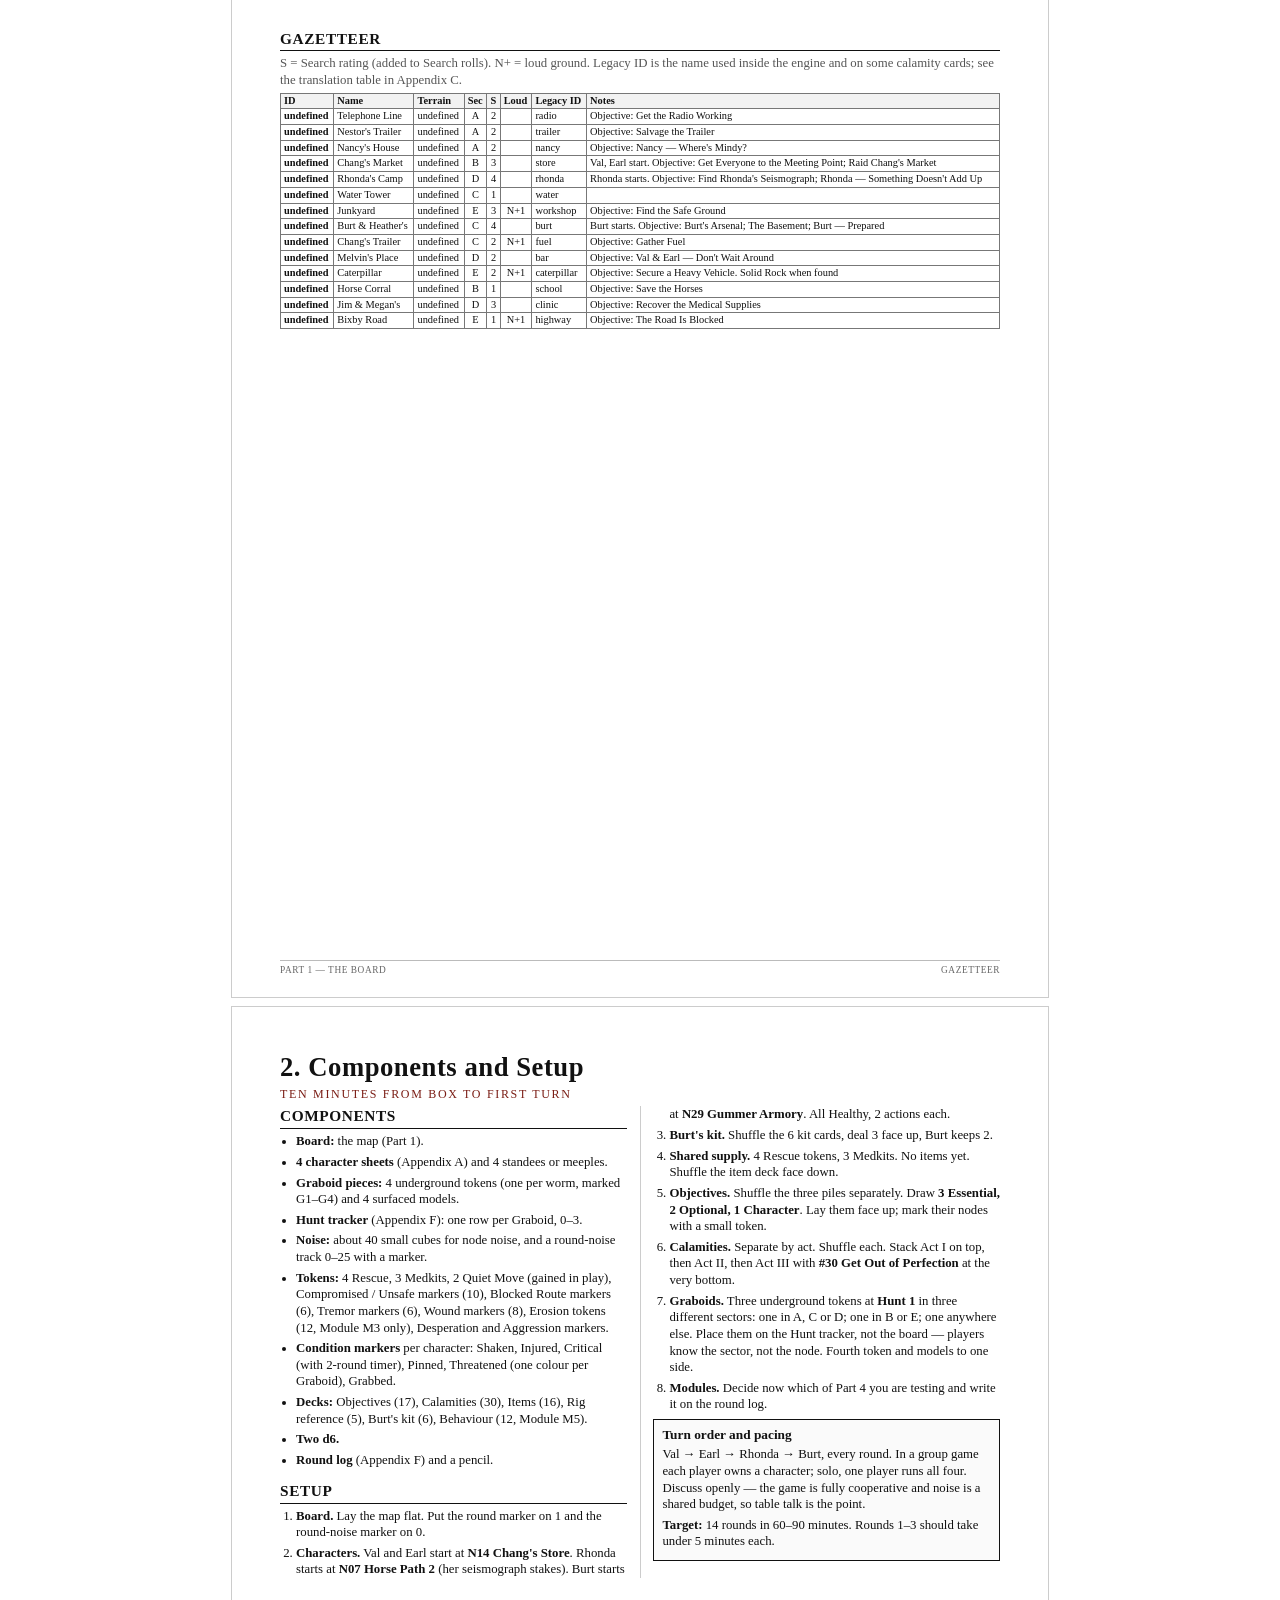
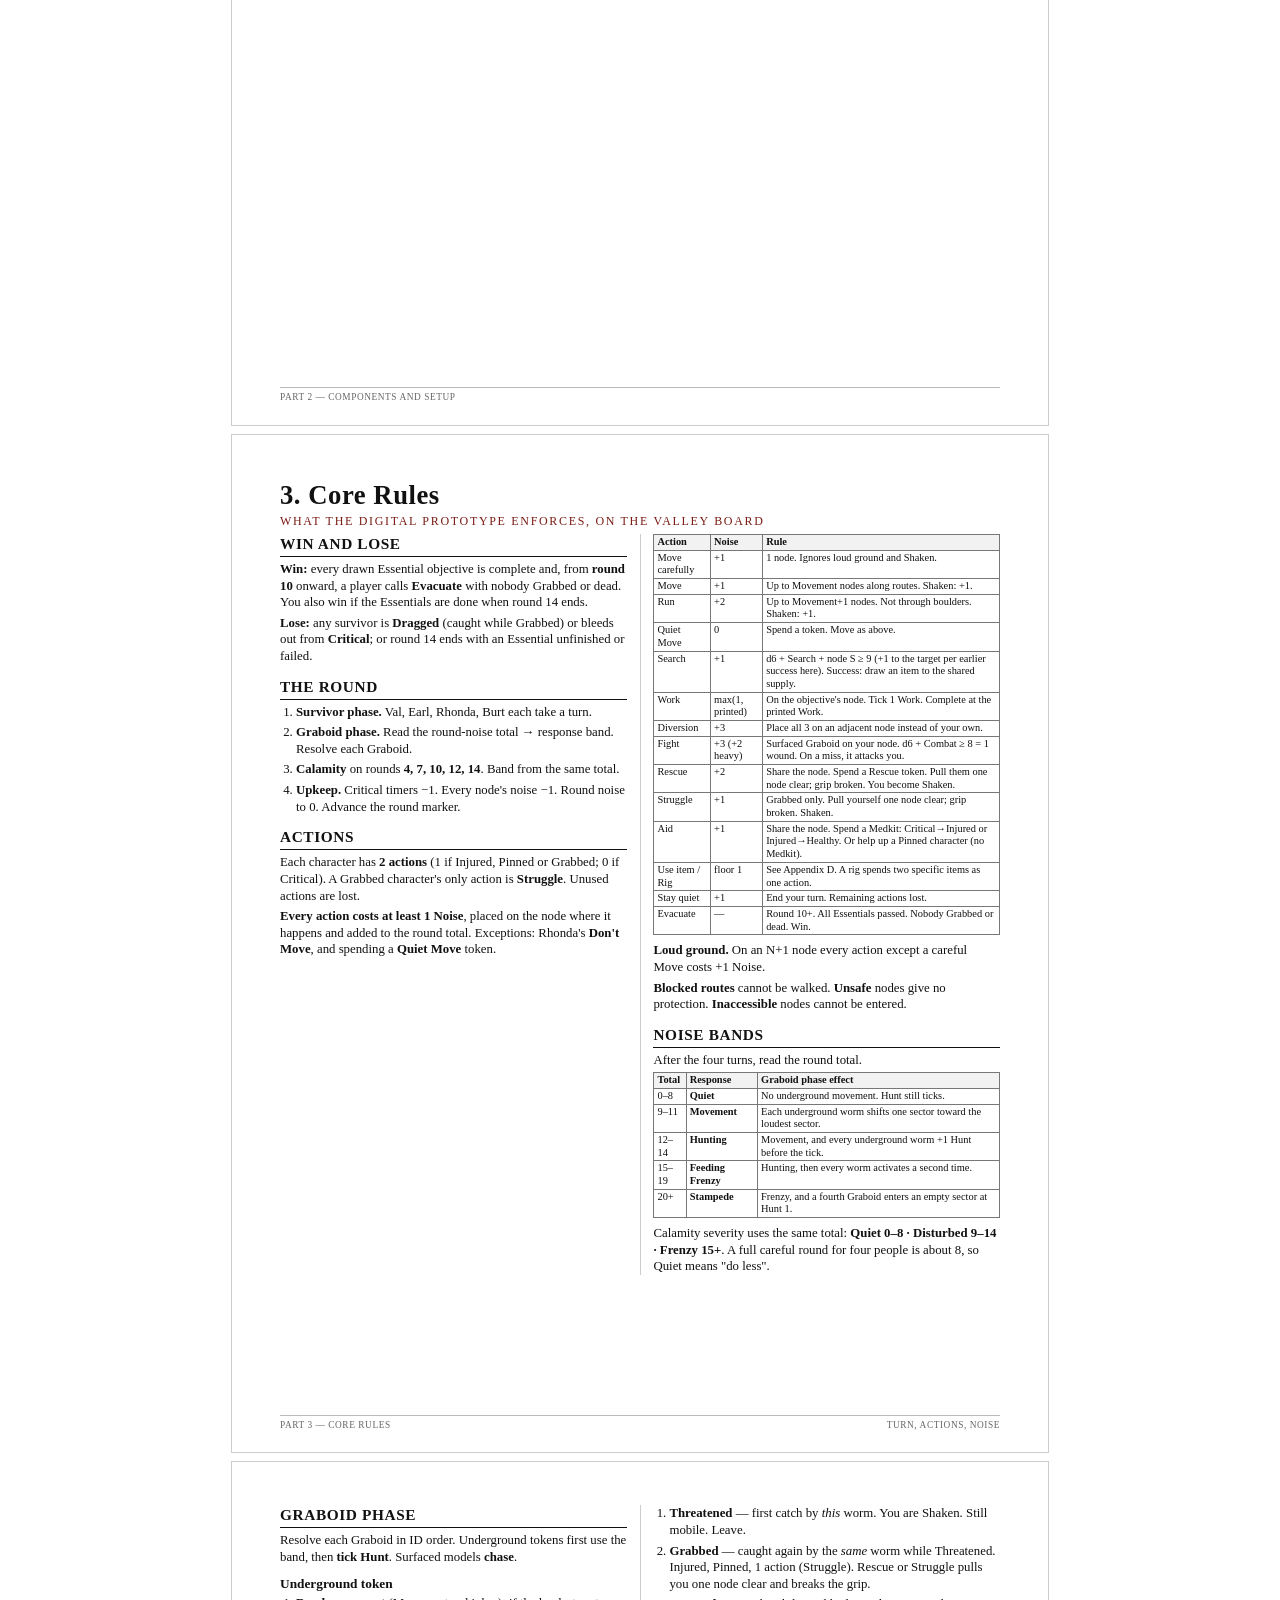
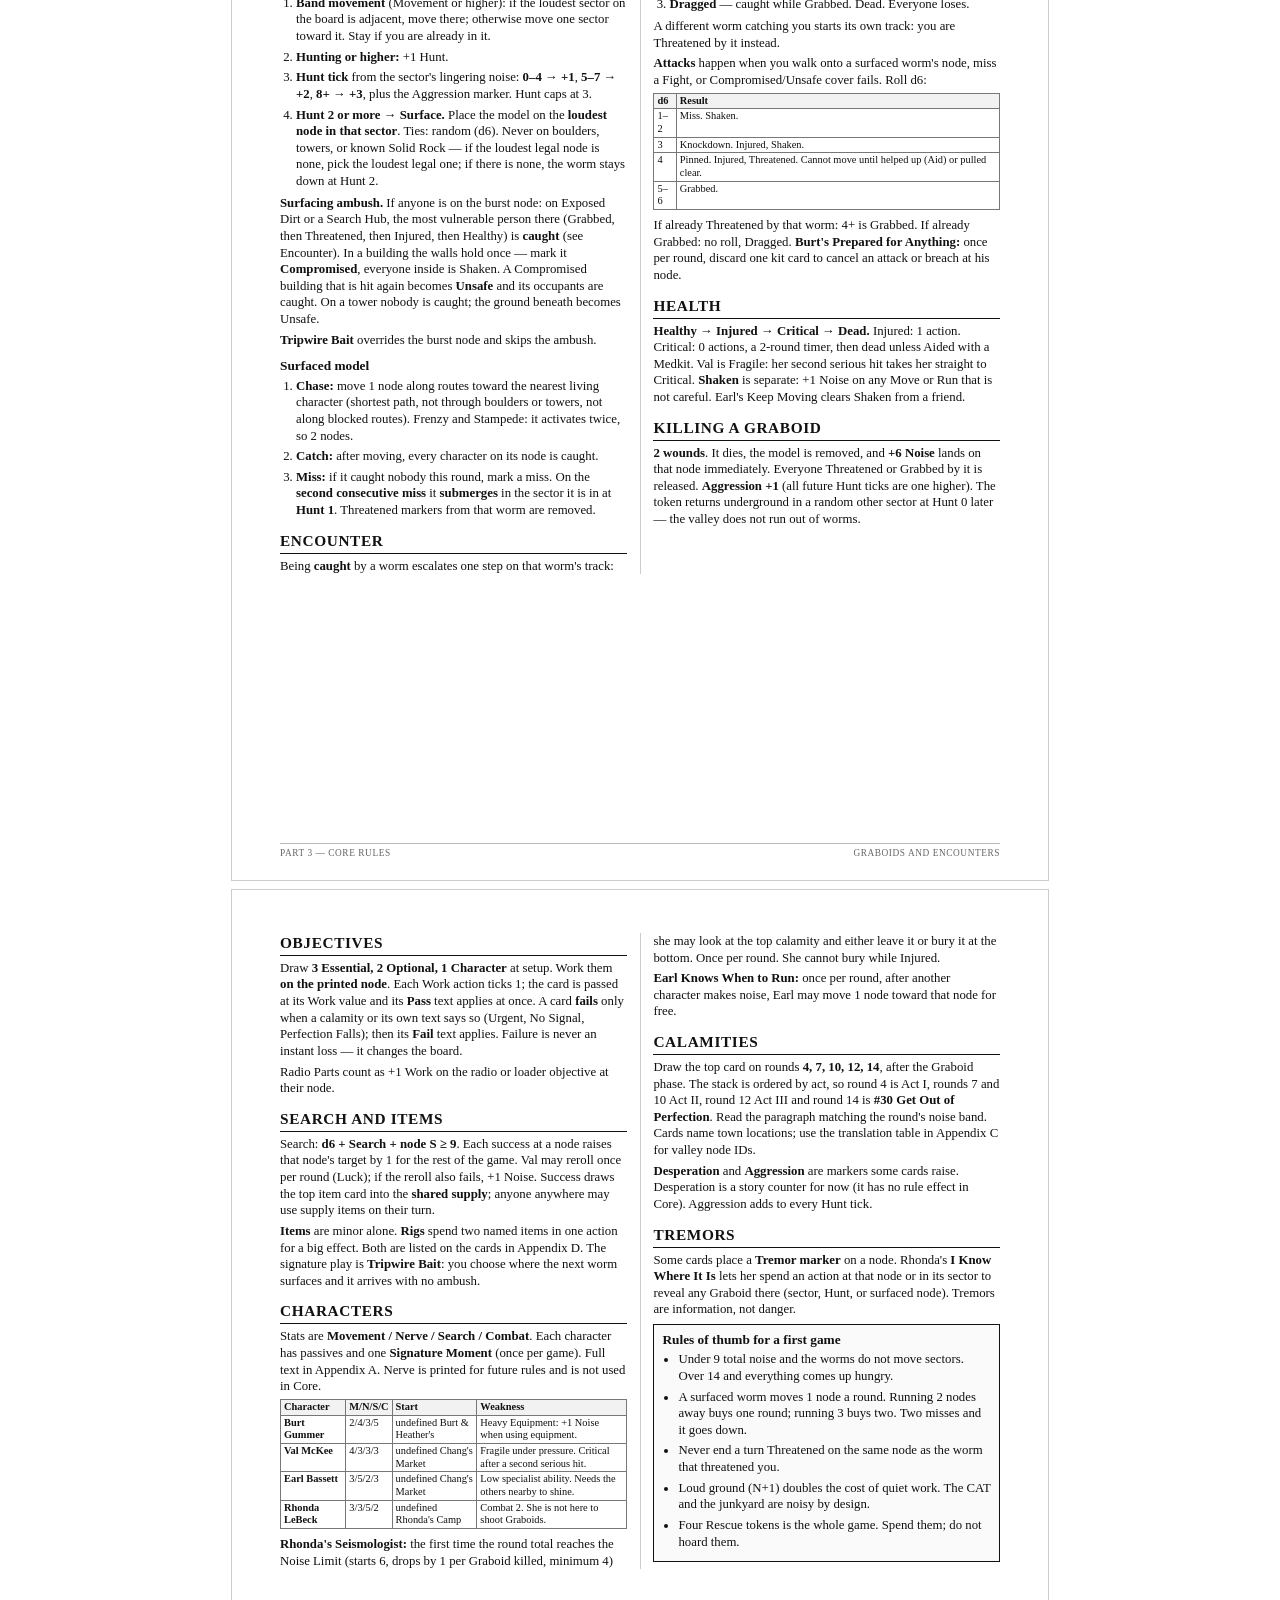
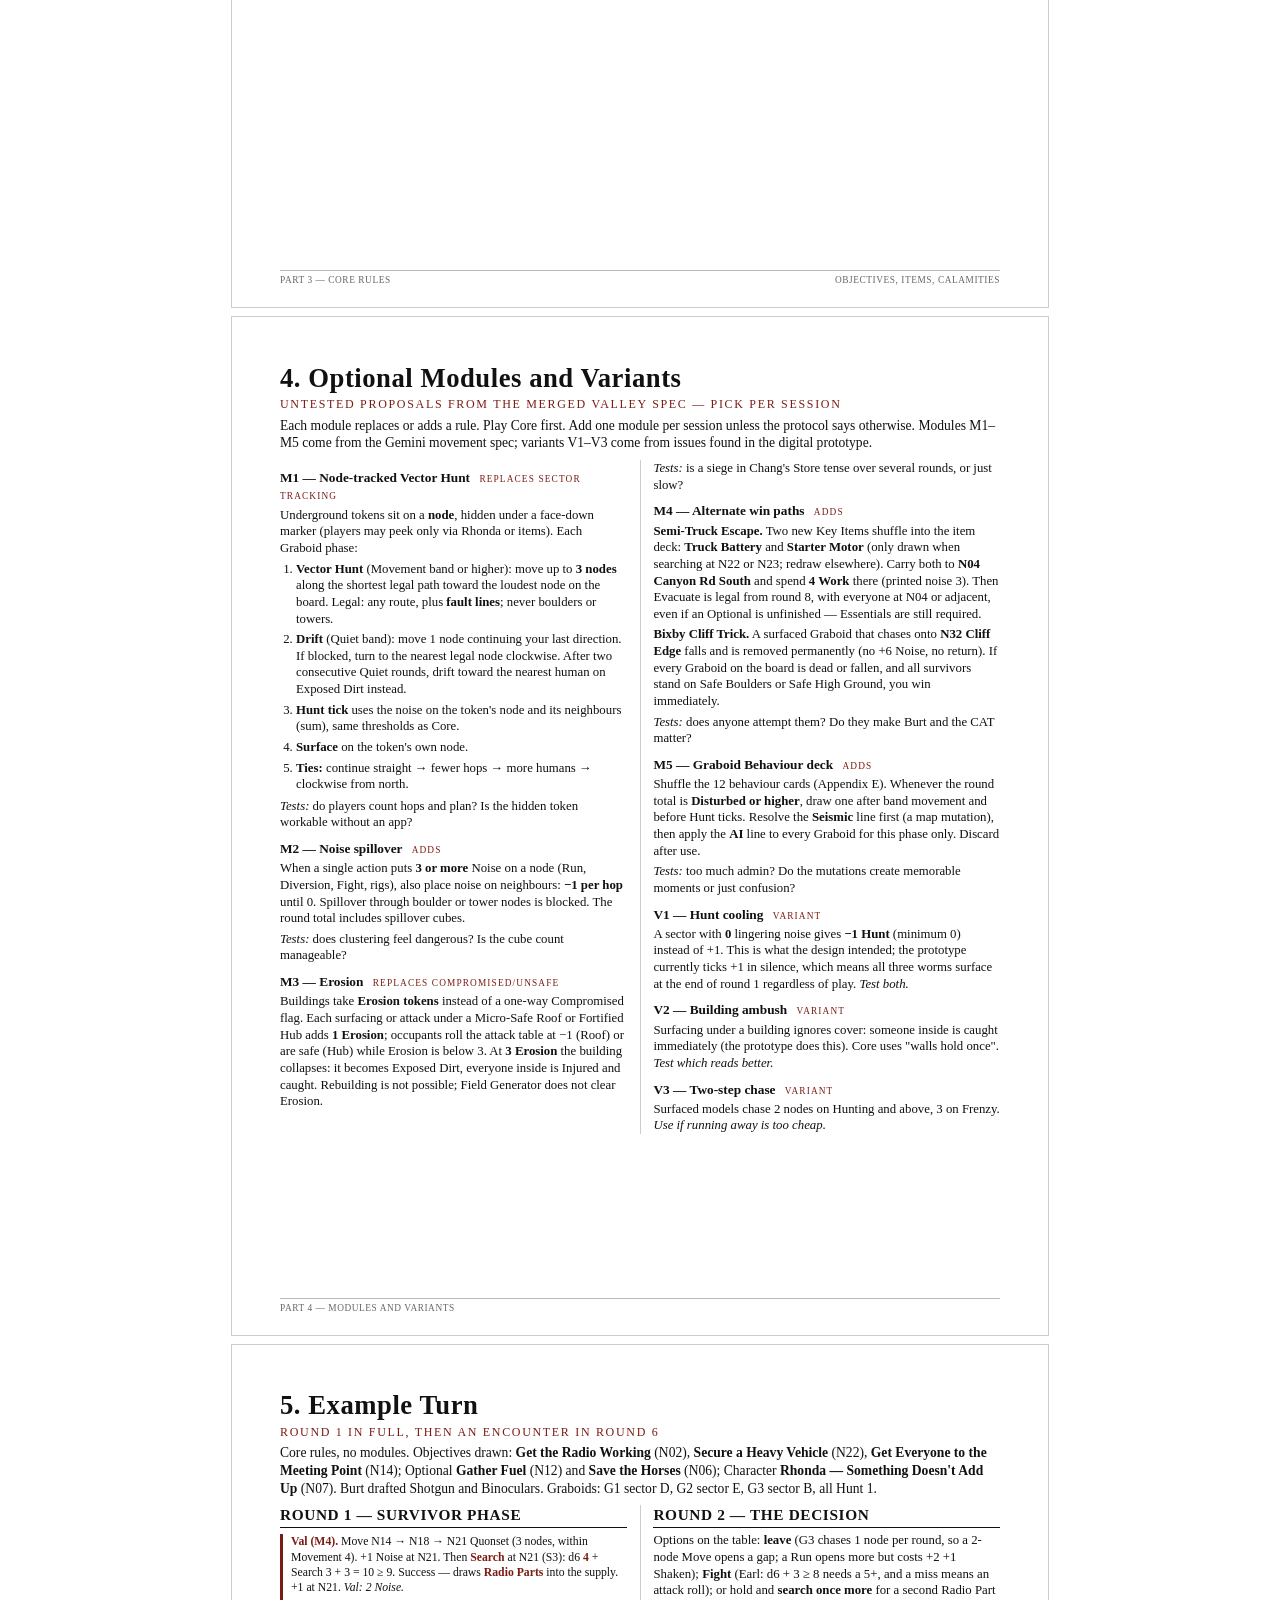
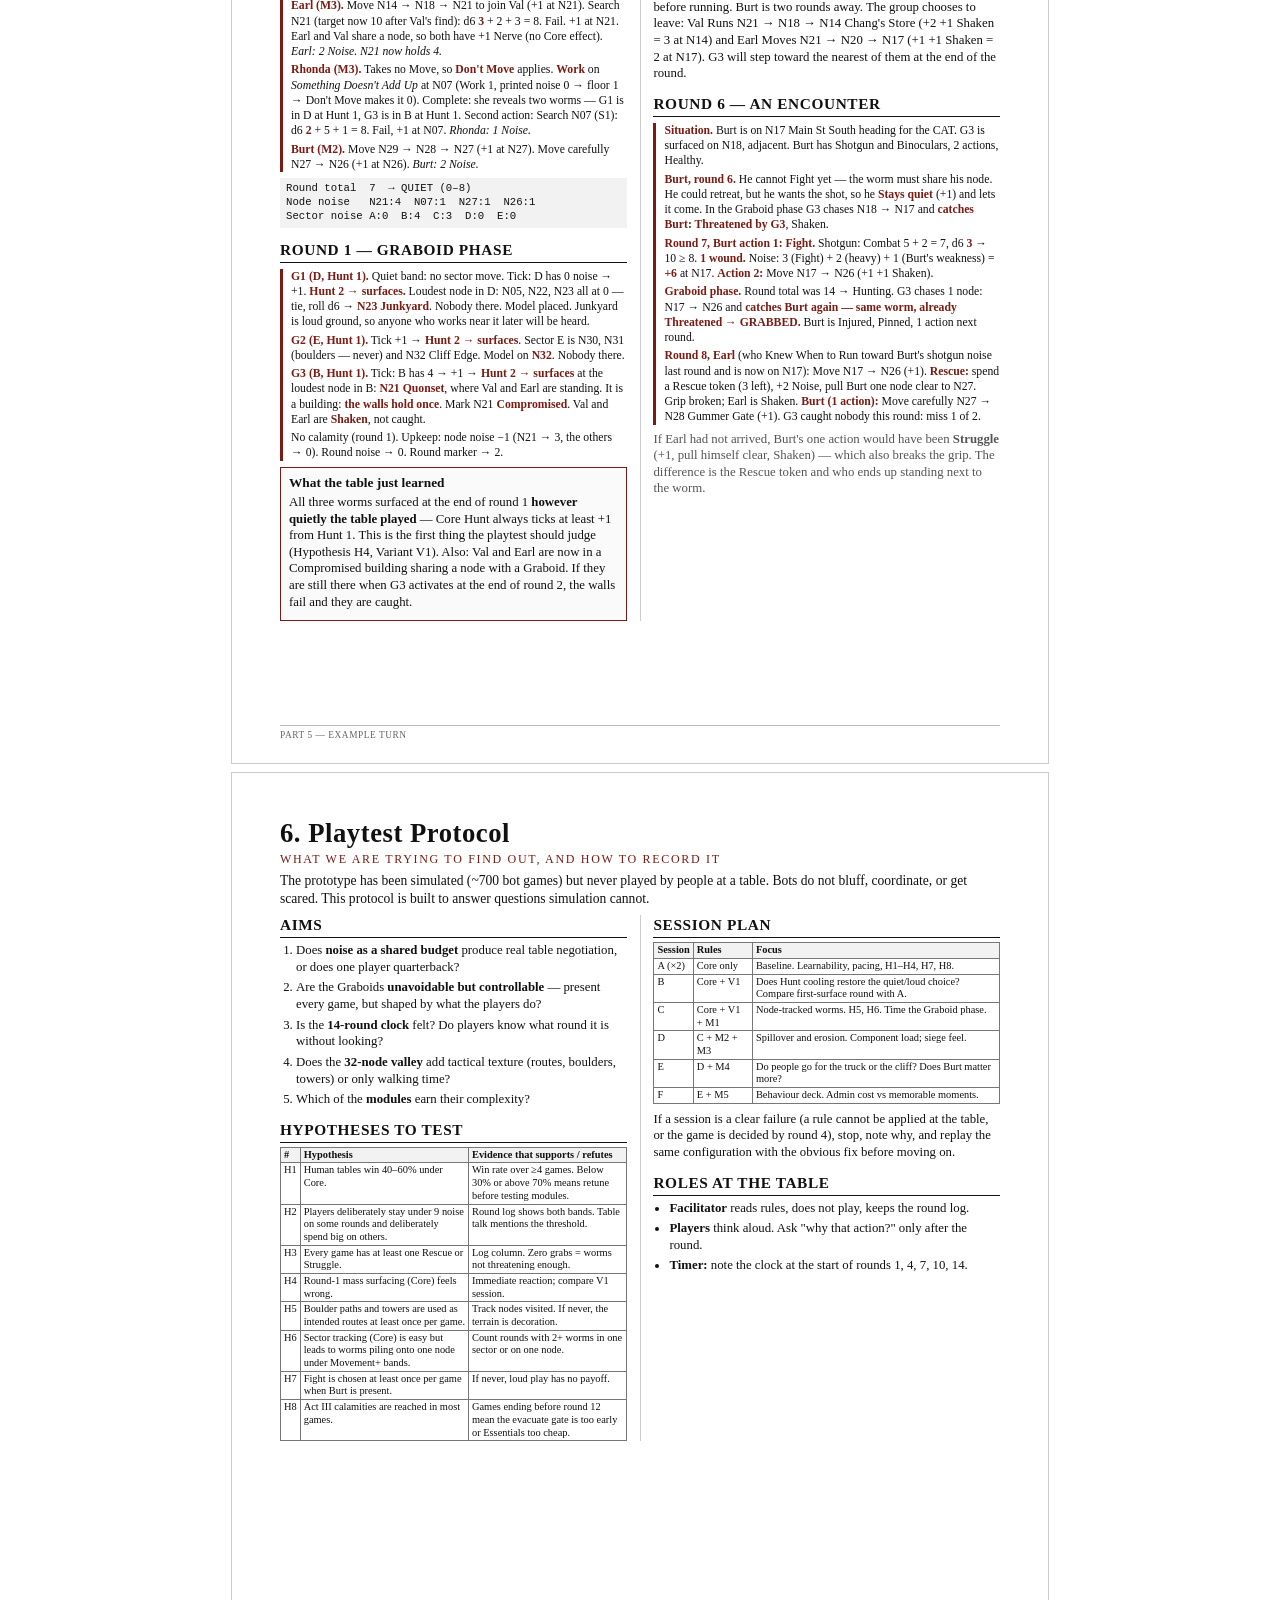
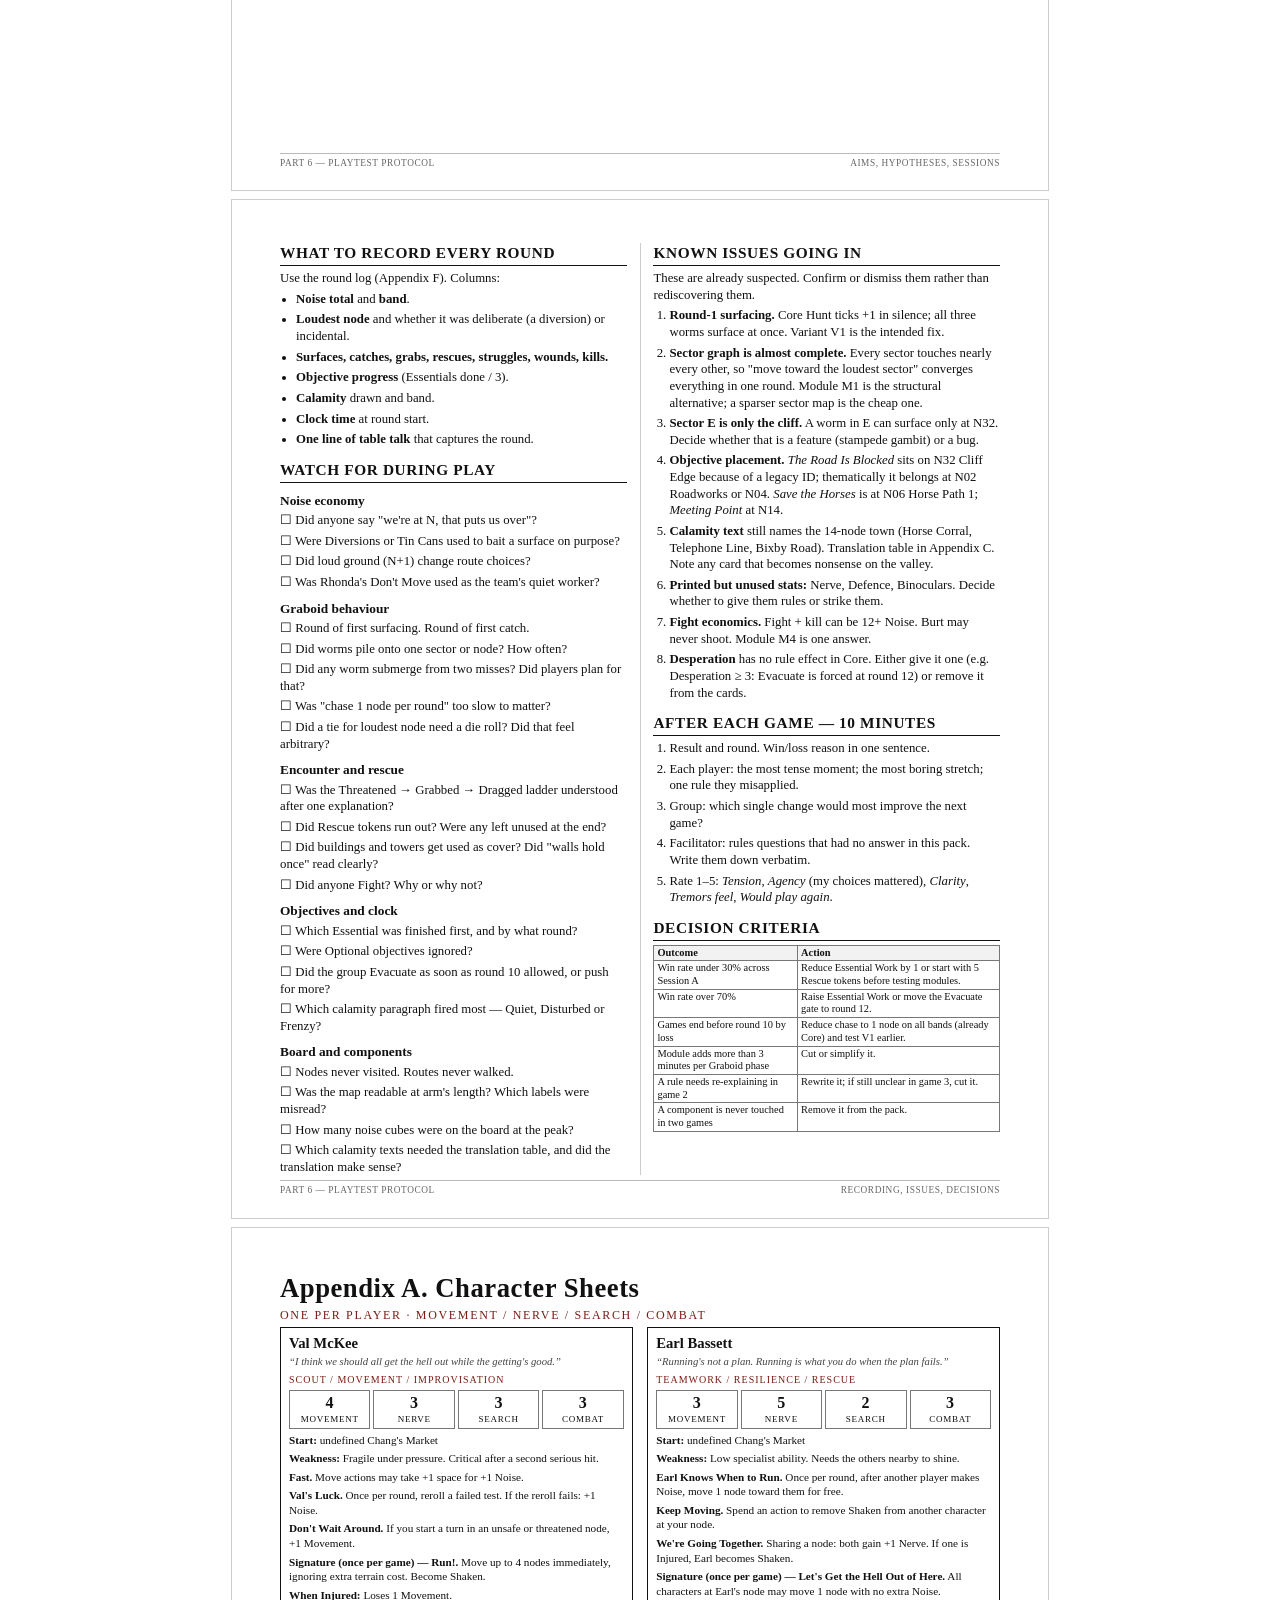
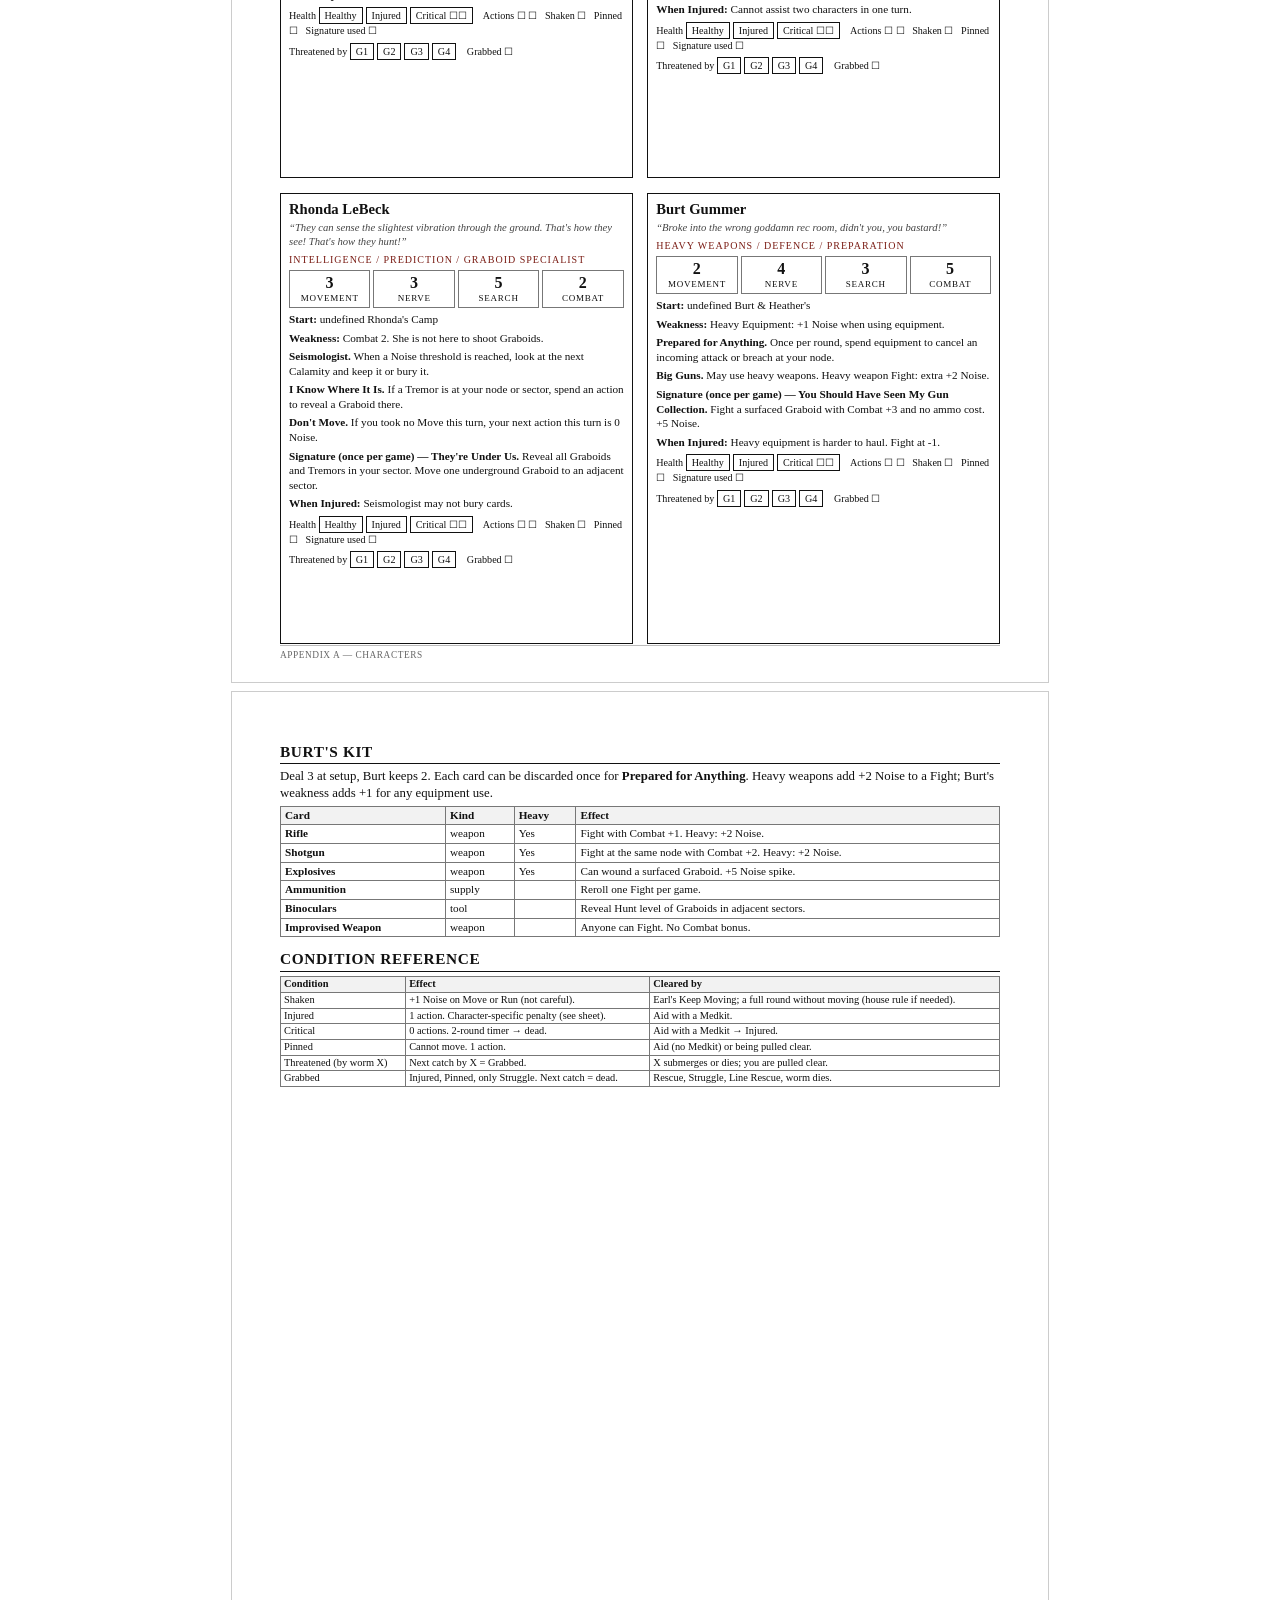
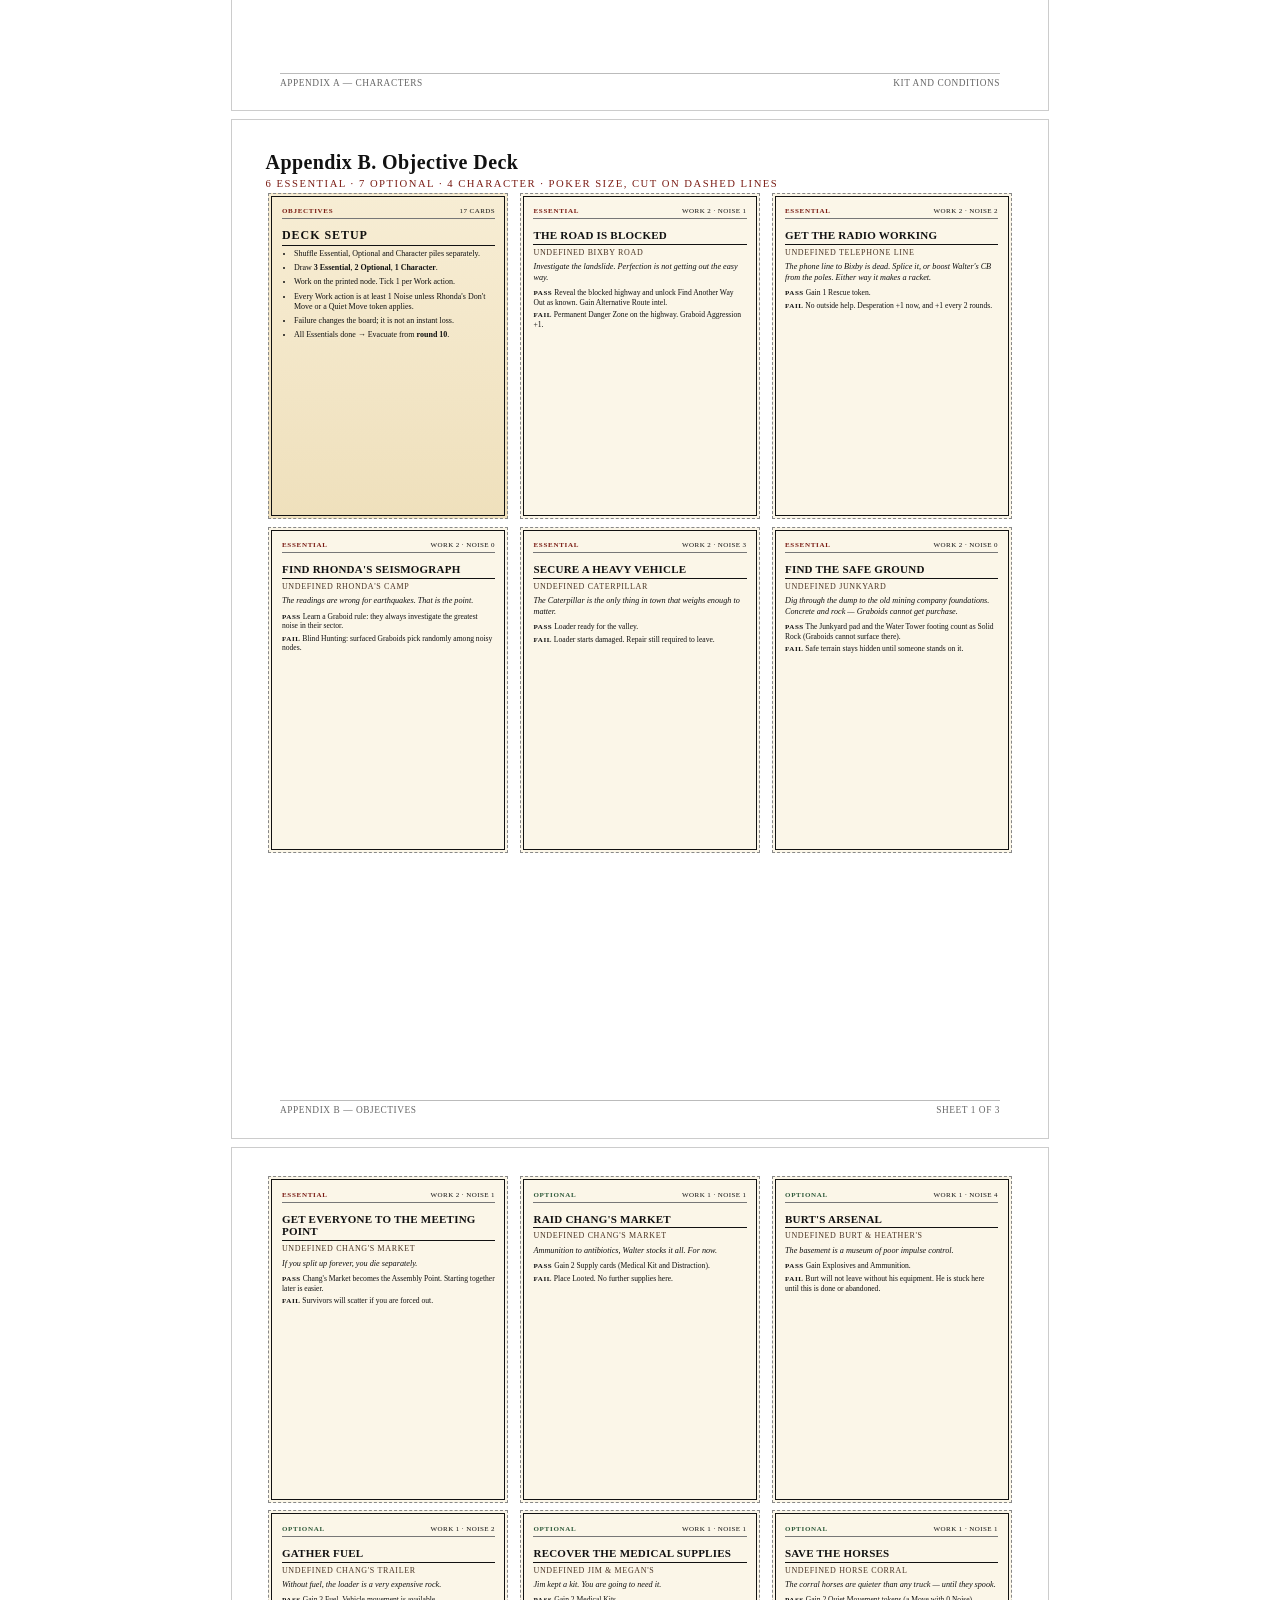
<file: print/playtest-pack.html>
<!doctype html>
<html lang="en">
  <head>
    <meta charset="utf-8" />
    <meta name="viewport" content="width=device-width, initial-scale=1" />
    <title>Tremors: Perfection Valley — Playtest Pack</title>
    <link rel="stylesheet" href="./cards.css" />
    <style>
      /* Pack-wide print styling. Black on white, letter/A4 portrait, dense but readable. */
      :root {
        --ink: #111;
        --rule: #777;
        --accent: #7a1c14;
        --soft: #f2f2f2;
      }
      html, body { background: #fff; color: var(--ink); font-family: Georgia, "Times New Roman", serif; }
      body { margin: 0; font-size: 9.6pt; line-height: 1.3; }
      .toolbar { background: #222; color: #eee; }
      .toolbar a, .toolbar button { background: #eee; color: #222; border-color: #999; }
      .page {
        width: 8.5in;
        min-height: 10.6in;
        margin: 10px auto;
        padding: 0.45in 0.5in 0.4in;
        background: #fff;
        box-shadow: 0 0 0 1px #ccc;
        break-after: page;
        page-break-after: always;
        position: relative;
      }
      .page .folio {
        position: absolute;
        left: 0.5in;
        right: 0.5in;
        bottom: 0.22in;
        font-size: 7pt;
        color: #666;
        letter-spacing: 0.06em;
        text-transform: uppercase;
        display: flex;
        justify-content: space-between;
        border-top: 1px solid #bbb;
        padding-top: 3px;
      }
      h1 { font-size: 20pt; margin: 0 0 4px; letter-spacing: 0.02em; }
      h1 small { display: block; font-size: 9pt; letter-spacing: 0.14em; text-transform: uppercase; color: var(--accent); margin-top: 2px; font-weight: 400; }
      h2 { font-size: 11.5pt; margin: 12px 0 4px; padding-bottom: 2px; border-bottom: 1.5px solid var(--ink); letter-spacing: 0.04em; text-transform: uppercase; break-after: avoid; }
      h2:first-of-type { margin-top: 6px; }
      h3 { font-size: 10pt; margin: 9px 0 3px; break-after: avoid; }
      h3 .tag { font-size: 7pt; letter-spacing: 0.12em; text-transform: uppercase; color: var(--accent); margin-left: 6px; font-weight: 400; }
      p, li { margin: 0 0 4px; }
      ul, ol { margin: 0 0 5px; padding-left: 16px; }
      b { font-weight: 700; }
      .cols2 { columns: 2; column-gap: 0.28in; column-rule: 1px solid #ccc; }
      .cols2 h2:first-child { margin-top: 0; }
      .nobreak { break-inside: avoid; page-break-inside: avoid; }
      table { width: 100%; border-collapse: collapse; font-size: 8.4pt; line-height: 1.22; margin: 3px 0 7px; break-inside: avoid; }
      th, td { border: 1px solid var(--rule); padding: 2px 4px; vertical-align: top; text-align: left; }
      th { background: var(--soft); font-weight: 700; }
      table.tight td, table.tight th { padding: 1px 3px; font-size: 7.8pt; }
      .kicker { font-size: 7.5pt; letter-spacing: 0.1em; text-transform: uppercase; color: var(--accent); margin: 0 0 2px; }
      .box { border: 1px solid var(--ink); padding: 6px 8px; margin: 6px 0; background: #fafafa; break-inside: avoid; }
      .box.warn { border-color: var(--accent); }
      .box h3 { margin-top: 0; }
      .lede { font-size: 10.2pt; margin-bottom: 8px; }
      .muted { color: #555; }
      .toc { columns: 2; column-gap: 0.3in; font-size: 9pt; }
      .toc ol { padding-left: 18px; }
      .toc li { margin-bottom: 2px; }
      .mapwrap { text-align: center; }
      .mapwrap img { width: 7.4in; height: auto; border: 1px solid #999; }
      .mapwrap p { font-size: 8pt; color: #555; margin-top: 4px; }
      .swatch { display: inline-block; width: 12px; height: 12px; vertical-align: -2px; margin-right: 4px; border: 1px solid #333; }
      .sw-circle { border-radius: 50%; }
      .sw-tri { width: 0; height: 0; border: none; border-left: 7px solid transparent; border-right: 7px solid transparent; border-bottom: 12px solid #2e8b57; }
      .sw-diamond { transform: rotate(45deg) scale(0.8); }
      .sw-hex { clip-path: polygon(25% 0, 75% 0, 100% 50%, 75% 100%, 25% 100%, 0 50%); border: none; }
      .sw-star { clip-path: polygon(50% 0, 61% 35%, 98% 35%, 68% 57%, 79% 91%, 50% 70%, 21% 91%, 32% 57%, 2% 35%, 39% 35%); border: none; }
      .sw-line { display: inline-block; width: 26px; border-top: 2px dotted #8b0000; vertical-align: 3px; margin-right: 4px; }
      .sw-solid { display: inline-block; width: 26px; border-top: 2px solid #2b2b2b; vertical-align: 3px; margin-right: 4px; }
      .example { border-left: 3px solid var(--accent); padding-left: 8px; margin: 6px 0; }
      .example .act { font-size: 8.8pt; margin: 0 0 3px; }
      .example .act b { color: var(--accent); }
      .ledger { font-family: "Courier New", monospace; font-size: 8pt; background: var(--soft); padding: 4px 6px; margin: 4px 0 6px; white-space: pre-wrap; }
      .log th, .log td { height: 0.28in; }
      .log td.wide { width: 32%; }
      .checkline { list-style: none; padding-left: 0; }
      .checkline li::before { content: "☐ "; }
      .sheetgrid { display: grid; grid-template-columns: 1fr 1fr; gap: 0.15in; }
      .charsheet { border: 1px solid var(--ink); padding: 6px 8px; font-size: 8.4pt; break-inside: avoid; min-height: 4.7in; }
      .charsheet h3 { margin: 0 0 2px; font-size: 11pt; }
      .charsheet .quote { font-style: italic; color: #444; margin: 0 0 4px; font-size: 8pt; }
      .charsheet .stats { display: grid; grid-template-columns: repeat(4, 1fr); gap: 3px; margin: 4px 0; text-align: center; }
      .charsheet .stats div { border: 1px solid var(--rule); padding: 2px; }
      .charsheet .stats b { display: block; font-size: 12pt; }
      .charsheet .stats span { font-size: 6.8pt; letter-spacing: 0.08em; text-transform: uppercase; }
      .charsheet .track { margin-top: 5px; font-size: 7.6pt; }
      .charsheet .track span { display: inline-block; border: 1px solid var(--ink); padding: 1px 5px; margin-right: 3px; }
      /* card appendix overrides */
      .cardpage { padding: 0.3in 0.35in; page: cards; }
      .cardpage .card-grid { gap: 0.08in 0.12in; grid-auto-rows: 3.4in; }
      .cardpage .card { height: 3.4in; }
      .cardpage h1 { font-size: 15pt; margin-bottom: 2px; }
      .cardpage h1 small { font-size: 8pt; }
      .card { border: 1px dashed #888; }
      .badge.item { color: #2f5a3a; }
      .badge.rig { color: #3d5a80; }
      .badge.kit { color: #7a1c14; }
      .badge.behaviour { color: #4b2a7a; }
      .card .rigparts { font-size: 7.4pt; letter-spacing: 0.06em; text-transform: uppercase; color: #333; margin: 0 0 4px; }
      .card .copies { position: absolute; right: 8px; bottom: 6px; font-size: 7pt; color: #666; }
      @media print {
        html, body { background: #fff; }
        .toolbar { display: none; }
        .page { width: auto; min-height: 0; margin: 0; padding: 0; box-shadow: none; break-after: auto; page-break-after: auto; break-before: page; page-break-before: always; }
        .page.cover { break-before: auto; page-break-before: auto; }
        .page .folio { display: none; }
        @page { size: letter portrait; margin: 0.45in 0.5in 0.5in; }
        @page cards { size: letter portrait; margin: 0.28in 0.4in; }
      }
    </style>
  </head>
  <body>
    <div class="toolbar no-print">
      <div>
        <h1 style="font-size:16px;margin:0">Tremors: Perfection Valley — Playtest Pack</h1>
        <p>One document: map, key, rules, setup, example turn, test protocol, all card decks. Print → Save as PDF, or use <code>print/perfection-playtest-pack.pdf</code>.</p>
      </div>
      <div>
        <a href="../index.html">Back to game</a>
        <button type="button" onclick="window.print()">Print pack</button>
      </div>
    </div>

    <!-- ============================ COVER ============================ -->
    <section class="page cover">
      <h1>Tremors: Perfection Valley<small>Playtest Pack · 32-node valley board · one death ends it</small></h1>
      <p class="lede"><b>Cooperative, solo-friendly, 1–4 players, 60–90 minutes.</b> Run Val, Earl, Rhonda and Burt through fourteen rounds in Perfection. Every action makes noise. Noise brings the Graboids up. Finish the essential work, keep everyone alive, and get out.</p>

      <div class="box">
        <h3>What this pack is</h3>
        <p>Everything currently designed for the game, consolidated for a physical playtest. The <b>Core rules</b> (Part 3) are the ruleset enforced by the digital prototype (<code>js/engine.js</code>) transplanted onto the 32-node valley board. The <b>Modules</b> (Part 4) are design proposals merged from the Gemini movement spec; they are untested and are what the playtest is meant to judge. Part 6 is the test protocol.</p>
        <p class="muted">Source of truth for cards: <code>js/data.js</code>. Board: <code>scripts/valley_network.py</code>. Design docs: <code>docs/rules-valley.md</code>, <code>docs/valley-engine-checklist.md</code>. Pack version: <span id="version"></span>.</p>
      </div>

      <h2>Contents</h2>
      <div class="toc">
        <ol>
          <li>The board — map, symbol and colour key, sectors, fault lines, gazetteer</li>
          <li>Components and setup</li>
          <li>Core rules</li>
          <li>Optional modules and variants</li>
          <li>Example turn</li>
          <li>Playtest protocol</li>
        </ol>
        <p class="kicker">Appendices</p>
        <ol type="A">
          <li>Character sheets (4) and Burt's kit</li>
          <li>Objective deck (17 + setup card)</li>
          <li>Calamity deck (30 + setup card) and node translation table</li>
          <li>Item deck (16), rig reference (5), Burt's kit cards (6)</li>
          <li>Graboid Behaviour deck (12, Module M5)</li>
          <li>Play aids — round log, Hunt and sector trackers, token list</li>
        </ol>
      </div>

      <h2>Print guide</h2>
      <table>
        <thead><tr><th>Pages</th><th>Paper</th><th>Notes</th></tr></thead>
        <tbody>
          <tr><td>Cover, Parts 1–6</td><td>Plain, duplex</td><td>Rules text is two-column and reads front-to-back. Keep Part 3 and Appendix F at the table.</td></tr>
          <tr><td>Map page (Part 1)</td><td>Single sheet, highest quality</td><td>Letter or A4. For a larger board print <code>docs/Perfection_Valley_Full_Board_Map.png</code> at 11×17 / A3 (it is 300 DPI at 18×22 in).</td></tr>
          <tr><td>Appendices B–E</td><td>Card stock or plain + sleeves</td><td>Poker size, 3×3 per page, cut on dashed lines. Single-sided.</td></tr>
          <tr><td>Appendix A, F</td><td>Plain</td><td>One character sheet per player. Print two copies of the round log.</td></tr>
        </tbody>
      </table>
      <p class="muted">Designed for US Letter; scales to A4 with "fit to page". Total: 31 pages including cards.</p>
      <div class="folio"><span>Tremors: Perfection Valley — Playtest Pack</span><span>Cover</span></div>
    </section>

    <!-- ============================ PART 1: MAP ============================ -->
    <section class="page">
      <h1>1. The Board<small>Perfection Valley — 32 nodes, 40 routes, 3 fault lines</small></h1>
      <div class="mapwrap">
        <img src="./valley-map-print.png" alt="Perfection Valley tactical board map with node overlay" />
        <p>North is up on the compass. Node IDs N01–N32 match the gazetteer on the next page. The dashed red box marks the town, drawn at an exaggerated scale so the lots are playable.</p>
      </div>
      <div class="folio"><span>Part 1 — The board</span><span>Map</span></div>
    </section>

    <section class="page">
      <h2>Symbol and colour key</h2>
      <table>
        <thead><tr><th style="width:26%">Symbol</th><th style="width:18%">Terrain</th><th>Humans</th><th>Graboids</th></tr></thead>
        <tbody>
          <tr><td><span class="swatch sw-circle" style="background:#dc143c"></span>Red circle</td><td><b>Exposed Dirt</b></td><td>Open ground. Full risk. Roads marked N+ are loud (+1 Noise, see gazetteer).</td><td>Free travel. May surface and attack here.</td></tr>
          <tr><td><span class="swatch" style="background:#00ced1"></span>Cyan square</td><td><b>Micro-Safe Roof</b></td><td>Trailer or small house. Holds 1–2 people. Protects once (Compromised), then Unsafe.</td><td>Cannot burst through the floor on the first try. Can undermine.</td></tr>
          <tr><td><span class="swatch" style="background:#1e90ff"></span>Blue square</td><td><b>Fortified Hub</b></td><td>Big building. Any number of people. Search hub. Protects once (Core) or takes 3 Erosion (Module M3).</td><td>Structural attack only.</td></tr>
          <tr><td><span class="swatch sw-hex" style="background:#708090"></span>Grey hexagon</td><td><b>Safe Boulders</b></td><td>Pole-vault rocks. Slow but safe: 1 node per step, cannot Run through.</td><td><b>Impassable.</b> Never surfaces here; a surfaced model cannot enter.</td></tr>
          <tr><td><span class="swatch sw-tri"></span>Green triangle</td><td><b>Safe High Ground</b></td><td>Tower. One person per ladder step. Cannot be grabbed while up.</td><td><b>Impassable.</b> Open ground below becomes Unsafe when tested.</td></tr>
          <tr><td><span class="swatch sw-diamond" style="background:#ff8c00"></span>Orange diamond</td><td><b>Search Hub</b></td><td>Objective and loot site. Search rating 2–4. Treated as Exposed Dirt for safety unless noted.</td><td>Free travel.</td></tr>
          <tr><td><span class="swatch sw-star" style="background:#9400d3"></span>Purple star</td><td><b>Hazard / Trap</b></td><td>Cliff Edge. Bait ground for the stampede gambit. Loud (+1).</td><td>A Graboid that enters N32 falls. Remove it (Module M4).</td></tr>
          <tr><td><span class="sw-solid"></span>Solid black line</td><td><b>Route</b></td><td>Walkable connection. One step per node.</td><td>Surfaced models move along routes too.</td></tr>
          <tr><td><span class="sw-line"></span>Dotted red line</td><td><b>Fault line</b></td><td>Not walkable.</td><td>Underground shortcut (N04↔N26, N09↔N27, N22↔N31). Matters in Module M1.</td></tr>
        </tbody>
      </table>

      <div class="cols2">
        <h3>Sectors <span class="tag">Core Graboid tracking</span></h3>
        <p>Underground Graboids are tracked by <b>sector</b>, not node. A sector's noise is the sum of lingering noise on its nodes.</p>
        <table class="tight" id="sectorTable"></table>
        <h3>Fault lines</h3>
        <p>N04 Canyon Rd South ↔ N26 West Flat East · N09 Canyon Rd Mid ↔ N27 West Flat Gate · N22 Bulldozer Site ↔ N31 Cliff Approach. In Core play these are cosmetic (sectors are already adjacent). In <b>Module M1</b> a Graboid may transit a fault line as one step.</p>
        <h3>Solid Rock</h3>
        <p>Boulder and tower nodes are always safe from surfacing. <b>Find the Safe Ground</b> (objective) additionally reveals the Junkyard foundations (N23) as Solid Rock.</p>
        <h3>Loud ground</h3>
        <p>Nodes marked <b>N+1</b> in the gazetteer add 1 Noise to any action there except a careful Move. Metal and the cliff road carry sound.</p>
      </div>
      <div class="folio"><span>Part 1 — The board</span><span>Key</span></div>
    </section>

    <section class="page">
      <h2>Gazetteer</h2>
      <p class="muted">S = Search rating (added to Search rolls). N+ = loud ground. Legacy ID is the name used inside the engine and on some calamity cards; see the translation table in Appendix C.</p>
      <table class="tight" id="gazetteer"></table>
      <div class="folio"><span>Part 1 — The board</span><span>Gazetteer</span></div>
    </section>

    <!-- ============================ PART 2: SETUP ============================ -->
    <section class="page">
      <h1>2. Components and Setup<small>Ten minutes from box to first turn</small></h1>
      <div class="cols2">
        <h2>Components</h2>
        <ul>
          <li><b>Board:</b> the map (Part 1).</li>
          <li><b>4 character sheets</b> (Appendix A) and 4 standees or meeples.</li>
          <li><b>Graboid pieces:</b> 4 underground tokens (one per worm, marked G1–G4) and 4 surfaced models.</li>
          <li><b>Hunt tracker</b> (Appendix F): one row per Graboid, 0–3.</li>
          <li><b>Noise:</b> about 40 small cubes for node noise, and a round-noise track 0–25 with a marker.</li>
          <li><b>Tokens:</b> 4 Rescue, 3 Medkits, 2 Quiet Move (gained in play), Compromised / Unsafe markers (10), Blocked Route markers (6), Tremor markers (6), Wound markers (8), Erosion tokens (12, Module M3 only), Desperation and Aggression markers.</li>
          <li><b>Condition markers</b> per character: Shaken, Injured, Critical (with 2-round timer), Pinned, Threatened (one colour per Graboid), Grabbed.</li>
          <li><b>Decks:</b> Objectives (17), Calamities (30), Items (16), Rig reference (5), Burt's kit (6), Behaviour (12, Module M5).</li>
          <li><b>Two d6.</b></li>
          <li><b>Round log</b> (Appendix F) and a pencil.</li>
        </ul>

        <h2>Setup</h2>
        <ol>
          <li><b>Board.</b> Lay the map flat. Put the round marker on 1 and the round-noise marker on 0.</li>
          <li><b>Characters.</b> Val and Earl start at <b>N14 Chang's Store</b>. Rhonda starts at <b>N07 Horse Path 2</b> (her seismograph stakes). Burt starts at <b>N29 Gummer Armory</b>. All Healthy, 2 actions each.</li>
          <li><b>Burt's kit.</b> Shuffle the 6 kit cards, deal 3 face up, Burt keeps 2.</li>
          <li><b>Shared supply.</b> 4 Rescue tokens, 3 Medkits. No items yet. Shuffle the item deck face down.</li>
          <li><b>Objectives.</b> Shuffle the three piles separately. Draw <b>3 Essential, 2 Optional, 1 Character</b>. Lay them face up; mark their nodes with a small token.</li>
          <li><b>Calamities.</b> Separate by act. Shuffle each. Stack Act I on top, then Act II, then Act III with <b>#30 Get Out of Perfection</b> at the very bottom.</li>
          <li><b>Graboids.</b> Three underground tokens at <b>Hunt 1</b> in three different sectors: one in A, C or D; one in B or E; one anywhere else. Place them on the Hunt tracker, not the board — players know the sector, not the node. Fourth token and models to one side.</li>
          <li><b>Modules.</b> Decide now which of Part 4 you are testing and write it on the round log.</li>
        </ol>

        <div class="box">
          <h3>Turn order and pacing</h3>
          <p>Val → Earl → Rhonda → Burt, every round. In a group game each player owns a character; solo, one player runs all four. Discuss openly — the game is fully cooperative and noise is a shared budget, so table talk is the point.</p>
          <p><b>Target:</b> 14 rounds in 60–90 minutes. Rounds 1–3 should take under 5 minutes each.</p>
        </div>
      </div>
      <div class="folio"><span>Part 2 — Components and setup</span><span></span></div>
    </section>

    <!-- ============================ PART 3: CORE RULES ============================ -->
    <section class="page">
      <h1>3. Core Rules<small>What the digital prototype enforces, on the valley board</small></h1>
      <div class="cols2">
        <h2>Win and lose</h2>
        <p><b>Win:</b> every drawn Essential objective is complete and, from <b>round 10</b> onward, a player calls <b>Evacuate</b> with nobody Grabbed or dead. You also win if the Essentials are done when round 14 ends.</p>
        <p><b>Lose:</b> any survivor is <b>Dragged</b> (caught while Grabbed) or bleeds out from <b>Critical</b>; or round 14 ends with an Essential unfinished or failed.</p>

        <h2>The round</h2>
        <ol>
          <li><b>Survivor phase.</b> Val, Earl, Rhonda, Burt each take a turn.</li>
          <li><b>Graboid phase.</b> Read the round-noise total → response band. Resolve each Graboid.</li>
          <li><b>Calamity</b> on rounds <b>4, 7, 10, 12, 14</b>. Band from the same total.</li>
          <li><b>Upkeep.</b> Critical timers −1. Every node's noise −1. Round noise to 0. Advance the round marker.</li>
        </ol>

        <h2>Actions</h2>
        <p>Each character has <b>2 actions</b> (1 if Injured, Pinned or Grabbed; 0 if Critical). A Grabbed character's only action is <b>Struggle</b>. Unused actions are lost.</p>
        <p><b>Every action costs at least 1 Noise</b>, placed on the node where it happens and added to the round total. Exceptions: Rhonda's <b>Don't Move</b>, and spending a <b>Quiet Move</b> token.</p>
        <table class="tight">
          <thead><tr><th>Action</th><th>Noise</th><th>Rule</th></tr></thead>
          <tbody>
            <tr><td>Move carefully</td><td>+1</td><td>1 node. Ignores loud ground and Shaken.</td></tr>
            <tr><td>Move</td><td>+1</td><td>Up to Movement nodes along routes. Shaken: +1.</td></tr>
            <tr><td>Run</td><td>+2</td><td>Up to Movement+1 nodes. Not through boulders. Shaken: +1.</td></tr>
            <tr><td>Quiet Move</td><td>0</td><td>Spend a token. Move as above.</td></tr>
            <tr><td>Search</td><td>+1</td><td>d6 + Search + node S ≥ 9 (+1 to the target per earlier success here). Success: draw an item to the shared supply.</td></tr>
            <tr><td>Work</td><td>max(1, printed)</td><td>On the objective's node. Tick 1 Work. Complete at the printed Work.</td></tr>
            <tr><td>Diversion</td><td>+3</td><td>Place all 3 on an adjacent node instead of your own.</td></tr>
            <tr><td>Fight</td><td>+3 (+2 heavy)</td><td>Surfaced Graboid on your node. d6 + Combat ≥ 8 = 1 wound. On a miss, it attacks you.</td></tr>
            <tr><td>Rescue</td><td>+2</td><td>Share the node. Spend a Rescue token. Pull them one node clear; grip broken. You become Shaken.</td></tr>
            <tr><td>Struggle</td><td>+1</td><td>Grabbed only. Pull yourself one node clear; grip broken. Shaken.</td></tr>
            <tr><td>Aid</td><td>+1</td><td>Share the node. Spend a Medkit: Critical→Injured or Injured→Healthy. Or help up a Pinned character (no Medkit).</td></tr>
            <tr><td>Use item / Rig</td><td>floor 1</td><td>See Appendix D. A rig spends two specific items as one action.</td></tr>
            <tr><td>Stay quiet</td><td>+1</td><td>End your turn. Remaining actions lost.</td></tr>
            <tr><td>Evacuate</td><td>—</td><td>Round 10+. All Essentials passed. Nobody Grabbed or dead. Win.</td></tr>
          </tbody>
        </table>
        <p><b>Loud ground.</b> On an N+1 node every action except a careful Move costs +1 Noise.</p>
        <p><b>Blocked routes</b> cannot be walked. <b>Unsafe</b> nodes give no protection. <b>Inaccessible</b> nodes cannot be entered.</p>

        <h2>Noise bands</h2>
        <p>After the four turns, read the round total.</p>
        <table class="tight">
          <thead><tr><th>Total</th><th>Response</th><th>Graboid phase effect</th></tr></thead>
          <tbody>
            <tr><td>0–8</td><td><b>Quiet</b></td><td>No underground movement. Hunt still ticks.</td></tr>
            <tr><td>9–11</td><td><b>Movement</b></td><td>Each underground worm shifts one sector toward the loudest sector.</td></tr>
            <tr><td>12–14</td><td><b>Hunting</b></td><td>Movement, and every underground worm +1 Hunt before the tick.</td></tr>
            <tr><td>15–19</td><td><b>Feeding Frenzy</b></td><td>Hunting, then every worm activates a second time.</td></tr>
            <tr><td>20+</td><td><b>Stampede</b></td><td>Frenzy, and a fourth Graboid enters an empty sector at Hunt 1.</td></tr>
          </tbody>
        </table>
        <p>Calamity severity uses the same total: <b>Quiet 0–8 · Disturbed 9–14 · Frenzy 15+</b>. A full careful round for four people is about 8, so Quiet means "do less".</p>
      </div>
      <div class="folio"><span>Part 3 — Core rules</span><span>Turn, actions, noise</span></div>
    </section>

    <section class="page">
      <div class="cols2">
        <h2>Graboid phase</h2>
        <p>Resolve each Graboid in ID order. Underground tokens first use the band, then <b>tick Hunt</b>. Surfaced models <b>chase</b>.</p>
        <h3>Underground token</h3>
        <ol>
          <li><b>Band movement</b> (Movement or higher): if the loudest sector on the board is adjacent, move there; otherwise move one sector toward it. Stay if you are already in it.</li>
          <li><b>Hunting or higher:</b> +1 Hunt.</li>
          <li><b>Hunt tick</b> from the sector's lingering noise: <b>0–4 → +1</b>, <b>5–7 → +2</b>, <b>8+ → +3</b>, plus the Aggression marker. Hunt caps at 3.</li>
          <li><b>Hunt 2 or more → Surface.</b> Place the model on the <b>loudest node in that sector</b>. Ties: random (d6). Never on boulders, towers, or known Solid Rock — if the loudest legal node is none, pick the loudest legal one; if there is none, the worm stays down at Hunt 2.</li>
        </ol>
        <p><b>Surfacing ambush.</b> If anyone is on the burst node: on Exposed Dirt or a Search Hub, the most vulnerable person there (Grabbed, then Threatened, then Injured, then Healthy) is <b>caught</b> (see Encounter). In a building the walls hold once — mark it <b>Compromised</b>, everyone inside is Shaken. A Compromised building that is hit again becomes <b>Unsafe</b> and its occupants are caught. On a tower nobody is caught; the ground beneath becomes Unsafe.</p>
        <p><b>Tripwire Bait</b> overrides the burst node and skips the ambush.</p>

        <h3>Surfaced model</h3>
        <ol>
          <li><b>Chase:</b> move 1 node along routes toward the nearest living character (shortest path, not through boulders or towers, not along blocked routes). Frenzy and Stampede: it activates twice, so 2 nodes.</li>
          <li><b>Catch:</b> after moving, every character on its node is caught.</li>
          <li><b>Miss:</b> if it caught nobody this round, mark a miss. On the <b>second consecutive miss</b> it <b>submerges</b> in the sector it is in at <b>Hunt 1</b>. Threatened markers from that worm are removed.</li>
        </ol>

        <h2>Encounter</h2>
        <p>Being <b>caught</b> by a worm escalates one step on that worm's track:</p>
        <ol>
          <li><b>Threatened</b> — first catch by <i>this</i> worm. You are Shaken. Still mobile. Leave.</li>
          <li><b>Grabbed</b> — caught again by the <i>same</i> worm while Threatened. Injured, Pinned, 1 action (Struggle). Rescue or Struggle pulls you one node clear and breaks the grip.</li>
          <li><b>Dragged</b> — caught while Grabbed. Dead. Everyone loses.</li>
        </ol>
        <p>A different worm catching you starts its own track: you are Threatened by it instead.</p>
        <p><b>Attacks</b> happen when you walk onto a surfaced worm's node, miss a Fight, or Compromised/Unsafe cover fails. Roll d6:</p>
        <table class="tight">
          <thead><tr><th>d6</th><th>Result</th></tr></thead>
          <tbody>
            <tr><td>1–2</td><td>Miss. Shaken.</td></tr>
            <tr><td>3</td><td>Knockdown. Injured, Shaken.</td></tr>
            <tr><td>4</td><td>Pinned. Injured, Threatened. Cannot move until helped up (Aid) or pulled clear.</td></tr>
            <tr><td>5–6</td><td>Grabbed.</td></tr>
          </tbody>
        </table>
        <p>If already Threatened by that worm: 4+ is Grabbed. If already Grabbed: no roll, Dragged. <b>Burt's Prepared for Anything:</b> once per round, discard one kit card to cancel an attack or breach at his node.</p>

        <h2>Health</h2>
        <p><b>Healthy → Injured → Critical → Dead.</b> Injured: 1 action. Critical: 0 actions, a 2-round timer, then dead unless Aided with a Medkit. Val is Fragile: her second serious hit takes her straight to Critical. <b>Shaken</b> is separate: +1 Noise on any Move or Run that is not careful. Earl's Keep Moving clears Shaken from a friend.</p>

        <h2>Killing a Graboid</h2>
        <p><b>2 wounds</b>. It dies, the model is removed, and <b>+6 Noise</b> lands on that node immediately. Everyone Threatened or Grabbed by it is released. <b>Aggression +1</b> (all future Hunt ticks are one higher). The token returns underground in a random other sector at Hunt 0 later — the valley does not run out of worms.</p>
      </div>
      <div class="folio"><span>Part 3 — Core rules</span><span>Graboids and encounters</span></div>
    </section>

    <section class="page">
      <div class="cols2">
        <h2>Objectives</h2>
        <p>Draw <b>3 Essential, 2 Optional, 1 Character</b> at setup. Work them <b>on the printed node</b>. Each Work action ticks 1; the card is passed at its Work value and its <b>Pass</b> text applies at once. A card <b>fails</b> only when a calamity or its own text says so (Urgent, No Signal, Perfection Falls); then its <b>Fail</b> text applies. Failure is never an instant loss — it changes the board.</p>
        <p>Radio Parts count as +1 Work on the radio or loader objective at their node.</p>

        <h2>Search and items</h2>
        <p>Search: <b>d6 + Search + node S ≥ 9</b>. Each success at a node raises that node's target by 1 for the rest of the game. Val may reroll once per round (Luck); if the reroll also fails, +1 Noise. Success draws the top item card into the <b>shared supply</b>; anyone anywhere may use supply items on their turn.</p>
        <p><b>Items</b> are minor alone. <b>Rigs</b> spend two named items in one action for a big effect. Both are listed on the cards in Appendix D. The signature play is <b>Tripwire Bait</b>: you choose where the next worm surfaces and it arrives with no ambush.</p>

        <h2>Characters</h2>
        <p>Stats are <b>Movement / Nerve / Search / Combat</b>. Each character has passives and one <b>Signature Moment</b> (once per game). Full text in Appendix A. Nerve is printed for future rules and is not used in Core.</p>
        <table class="tight">
          <thead><tr><th>Character</th><th>M/N/S/C</th><th>Start</th><th>Weakness</th></tr></thead>
          <tbody id="charSummary"></tbody>
        </table>
        <p><b>Rhonda's Seismologist:</b> the first time the round total reaches the Noise Limit (starts 6, drops by 1 per Graboid killed, minimum 4) she may look at the top calamity and either leave it or bury it at the bottom. Once per round. She cannot bury while Injured.</p>
        <p><b>Earl Knows When to Run:</b> once per round, after another character makes noise, Earl may move 1 node toward that node for free.</p>

        <h2>Calamities</h2>
        <p>Draw the top card on rounds <b>4, 7, 10, 12, 14</b>, after the Graboid phase. The stack is ordered by act, so round 4 is Act I, rounds 7 and 10 Act II, round 12 Act III and round 14 is <b>#30 Get Out of Perfection</b>. Read the paragraph matching the round's noise band. Cards name town locations; use the translation table in Appendix C for valley node IDs.</p>
        <p><b>Desperation</b> and <b>Aggression</b> are markers some cards raise. Desperation is a story counter for now (it has no rule effect in Core). Aggression adds to every Hunt tick.</p>

        <h2>Tremors</h2>
        <p>Some cards place a <b>Tremor marker</b> on a node. Rhonda's <b>I Know Where It Is</b> lets her spend an action at that node or in its sector to reveal any Graboid there (sector, Hunt, or surfaced node). Tremors are information, not danger.</p>

        <div class="box">
          <h3>Rules of thumb for a first game</h3>
          <ul>
            <li>Under 9 total noise and the worms do not move sectors. Over 14 and everything comes up hungry.</li>
            <li>A surfaced worm moves 1 node a round. Running 2 nodes away buys one round; running 3 buys two. Two misses and it goes down.</li>
            <li>Never end a turn Threatened on the same node as the worm that threatened you.</li>
            <li>Loud ground (N+1) doubles the cost of quiet work. The CAT and the junkyard are noisy by design.</li>
            <li>Four Rescue tokens is the whole game. Spend them; do not hoard them.</li>
          </ul>
        </div>
      </div>
      <div class="folio"><span>Part 3 — Core rules</span><span>Objectives, items, calamities</span></div>
    </section>

    <!-- ============================ PART 4: MODULES ============================ -->
    <section class="page">
      <h1>4. Optional Modules and Variants<small>Untested proposals from the merged valley spec — pick per session</small></h1>
      <p class="lede">Each module replaces or adds a rule. Play Core first. Add one module per session unless the protocol says otherwise. Modules M1–M5 come from the Gemini movement spec; variants V1–V3 come from issues found in the digital prototype.</p>
      <div class="cols2">
        <h3>M1 — Node-tracked Vector Hunt <span class="tag">replaces sector tracking</span></h3>
        <p>Underground tokens sit on a <b>node</b>, hidden under a face-down marker (players may peek only via Rhonda or items). Each Graboid phase:</p>
        <ol>
          <li><b>Vector Hunt</b> (Movement band or higher): move up to <b>3 nodes</b> along the shortest legal path toward the loudest node on the board. Legal: any route, plus <b>fault lines</b>; never boulders or towers.</li>
          <li><b>Drift</b> (Quiet band): move 1 node continuing your last direction. If blocked, turn to the nearest legal node clockwise. After two consecutive Quiet rounds, drift toward the nearest human on Exposed Dirt instead.</li>
          <li><b>Hunt tick</b> uses the noise on the token's node and its neighbours (sum), same thresholds as Core.</li>
          <li><b>Surface</b> on the token's own node.</li>
          <li><b>Ties:</b> continue straight → fewer hops → more humans → clockwise from north.</li>
        </ol>
        <p><i>Tests:</i> do players count hops and plan? Is the hidden token workable without an app?</p>

        <h3>M2 — Noise spillover <span class="tag">adds</span></h3>
        <p>When a single action puts <b>3 or more</b> Noise on a node (Run, Diversion, Fight, rigs), also place noise on neighbours: <b>−1 per hop</b> until 0. Spillover through boulder or tower nodes is blocked. The round total includes spillover cubes.</p>
        <p><i>Tests:</i> does clustering feel dangerous? Is the cube count manageable?</p>

        <h3>M3 — Erosion <span class="tag">replaces Compromised/Unsafe</span></h3>
        <p>Buildings take <b>Erosion tokens</b> instead of a one-way Compromised flag. Each surfacing or attack under a Micro-Safe Roof or Fortified Hub adds <b>1 Erosion</b>; occupants roll the attack table at −1 (Roof) or are safe (Hub) while Erosion is below 3. At <b>3 Erosion</b> the building collapses: it becomes Exposed Dirt, everyone inside is Injured and caught. Rebuilding is not possible; Field Generator does not clear Erosion.</p>
        <p><i>Tests:</i> is a siege in Chang's Store tense over several rounds, or just slow?</p>

        <h3>M4 — Alternate win paths <span class="tag">adds</span></h3>
        <p><b>Semi-Truck Escape.</b> Two new Key Items shuffle into the item deck: <b>Truck Battery</b> and <b>Starter Motor</b> (only drawn when searching at N22 or N23; redraw elsewhere). Carry both to <b>N04 Canyon Rd South</b> and spend <b>4 Work</b> there (printed noise 3). Then Evacuate is legal from round 8, with everyone at N04 or adjacent, even if an Optional is unfinished — Essentials are still required.</p>
        <p><b>Bixby Cliff Trick.</b> A surfaced Graboid that chases onto <b>N32 Cliff Edge</b> falls and is removed permanently (no +6 Noise, no return). If every Graboid on the board is dead or fallen, and all survivors stand on Safe Boulders or Safe High Ground, you win immediately.</p>
        <p><i>Tests:</i> does anyone attempt them? Do they make Burt and the CAT matter?</p>

        <h3>M5 — Graboid Behaviour deck <span class="tag">adds</span></h3>
        <p>Shuffle the 12 behaviour cards (Appendix E). Whenever the round total is <b>Disturbed or higher</b>, draw one after band movement and before Hunt ticks. Resolve the <b>Seismic</b> line first (a map mutation), then apply the <b>AI</b> line to every Graboid for this phase only. Discard after use.</p>
        <p><i>Tests:</i> too much admin? Do the mutations create memorable moments or just confusion?</p>

        <h3>V1 — Hunt cooling <span class="tag">variant</span></h3>
        <p>A sector with <b>0</b> lingering noise gives <b>−1 Hunt</b> (minimum 0) instead of +1. This is what the design intended; the prototype currently ticks +1 in silence, which means all three worms surface at the end of round 1 regardless of play. <i>Test both.</i></p>

        <h3>V2 — Building ambush <span class="tag">variant</span></h3>
        <p>Surfacing under a building ignores cover: someone inside is caught immediately (the prototype does this). Core uses "walls hold once". <i>Test which reads better.</i></p>

        <h3>V3 — Two-step chase <span class="tag">variant</span></h3>
        <p>Surfaced models chase 2 nodes on Hunting and above, 3 on Frenzy. <i>Use if running away is too cheap.</i></p>
      </div>
      <div class="folio"><span>Part 4 — Modules and variants</span><span></span></div>
    </section>

    <!-- ============================ PART 5: EXAMPLE TURN ============================ -->
    <section class="page">
      <h1>5. Example Turn<small>Round 1 in full, then an encounter in round 6</small></h1>
      <p class="lede">Core rules, no modules. Objectives drawn: <b>Get the Radio Working</b> (N02), <b>Secure a Heavy Vehicle</b> (N22), <b>Get Everyone to the Meeting Point</b> (N14); Optional <b>Gather Fuel</b> (N12) and <b>Save the Horses</b> (N06); Character <b>Rhonda — Something Doesn't Add Up</b> (N07). Burt drafted Shotgun and Binoculars. Graboids: G1 sector D, G2 sector E, G3 sector B, all Hunt 1.</p>

      <div class="cols2">
        <h2>Round 1 — survivor phase</h2>
        <div class="example">
          <p class="act"><b>Val (M4).</b> Move N14 → N18 → N21 Quonset (3 nodes, within Movement 4). +1 Noise at N21. Then <b>Search</b> at N21 (S3): d6 <b>4</b> + Search 3 + 3 = 10 ≥ 9. Success — draws <b>Radio Parts</b> into the supply. +1 at N21. <i>Val: 2 Noise.</i></p>
          <p class="act"><b>Earl (M3).</b> Move N14 → N18 → N21 to join Val (+1 at N21). Search N21 (target now 10 after Val's find): d6 <b>3</b> + 2 + 3 = 8. Fail. +1 at N21. Earl and Val share a node, so both have +1 Nerve (no Core effect). <i>Earl: 2 Noise. N21 now holds 4.</i></p>
          <p class="act"><b>Rhonda (M3).</b> Takes no Move, so <b>Don't Move</b> applies. <b>Work</b> on <i>Something Doesn't Add Up</i> at N07 (Work 1, printed noise 0 → floor 1 → Don't Move makes it 0). Complete: she reveals two worms — G1 is in D at Hunt 1, G3 is in B at Hunt 1. Second action: Search N07 (S1): d6 <b>2</b> + 5 + 1 = 8. Fail, +1 at N07. <i>Rhonda: 1 Noise.</i></p>
          <p class="act"><b>Burt (M2).</b> Move N29 → N28 → N27 (+1 at N27). Move carefully N27 → N26 (+1 at N26). <i>Burt: 2 Noise.</i></p>
        </div>
        <div class="ledger">Round total  7  → QUIET (0–8)
Node noise   N21:4  N07:1  N27:1  N26:1
Sector noise A:0  B:4  C:3  D:0  E:0</div>

        <h2>Round 1 — Graboid phase</h2>
        <div class="example">
          <p class="act"><b>G1 (D, Hunt 1).</b> Quiet band: no sector move. Tick: D has 0 noise → +1. <b>Hunt 2 → surfaces.</b> Loudest node in D: N05, N22, N23 all at 0 — tie, roll d6 → <b>N23 Junkyard</b>. Nobody there. Model placed. Junkyard is loud ground, so anyone who works near it later will be heard.</p>
          <p class="act"><b>G2 (E, Hunt 1).</b> Tick +1 → <b>Hunt 2 → surfaces</b>. Sector E is N30, N31 (boulders — never) and N32 Cliff Edge. Model on <b>N32</b>. Nobody there.</p>
          <p class="act"><b>G3 (B, Hunt 1).</b> Tick: B has 4 → +1 → <b>Hunt 2 → surfaces</b> at the loudest node in B: <b>N21 Quonset</b>, where Val and Earl are standing. It is a building: <b>the walls hold once</b>. Mark N21 <b>Compromised</b>. Val and Earl are <b>Shaken</b>, not caught.</p>
          <p class="act">No calamity (round 1). Upkeep: node noise −1 (N21 → 3, the others → 0). Round noise → 0. Round marker → 2.</p>
        </div>
        <div class="box warn">
          <h3>What the table just learned</h3>
          <p>All three worms surfaced at the end of round 1 <b>however quietly the table played</b> — Core Hunt always ticks at least +1 from Hunt 1. This is the first thing the playtest should judge (Hypothesis H4, Variant V1). Also: Val and Earl are now in a Compromised building sharing a node with a Graboid. If they are still there when G3 activates at the end of round 2, the walls fail and they are caught.</p>
        </div>

        <h2>Round 2 — the decision</h2>
        <p>Options on the table: <b>leave</b> (G3 chases 1 node per round, so a 2-node Move opens a gap; a Run opens more but costs +2 +1 Shaken); <b>Fight</b> (Earl: d6 + 3 ≥ 8 needs a 5+, and a miss means an attack roll); or hold and <b>search once more</b> for a second Radio Part before running. Burt is two rounds away. The group chooses to leave: Val Runs N21 → N18 → N14 Chang's Store (+2 +1 Shaken = 3 at N14) and Earl Moves N21 → N20 → N17 (+1 +1 Shaken = 2 at N17). G3 will step toward the nearest of them at the end of the round.</p>

        <h2>Round 6 — an encounter</h2>
        <div class="example">
          <p class="act"><b>Situation.</b> Burt is on N17 Main St South heading for the CAT. G3 is surfaced on N18, adjacent. Burt has Shotgun and Binoculars, 2 actions, Healthy.</p>
          <p class="act"><b>Burt, round 6.</b> He cannot Fight yet — the worm must share his node. He could retreat, but he wants the shot, so he <b>Stays quiet</b> (+1) and lets it come. In the Graboid phase G3 chases N18 → N17 and <b>catches Burt: Threatened by G3</b>, Shaken.</p>
          <p class="act"><b>Round 7, Burt action 1: Fight.</b> Shotgun: Combat 5 + 2 = 7, d6 <b>3</b> → 10 ≥ 8. <b>1 wound.</b> Noise: 3 (Fight) + 2 (heavy) + 1 (Burt's weakness) = <b>+6</b> at N17. <b>Action 2:</b> Move N17 → N26 (+1 +1 Shaken).</p>
          <p class="act"><b>Graboid phase.</b> Round total was 14 → Hunting. G3 chases 1 node: N17 → N26 and <b>catches Burt again — same worm, already Threatened → GRABBED.</b> Burt is Injured, Pinned, 1 action next round.</p>
          <p class="act"><b>Round 8, Earl</b> (who Knew When to Run toward Burt's shotgun noise last round and is now on N17): Move N17 → N26 (+1). <b>Rescue:</b> spend a Rescue token (3 left), +2 Noise, pull Burt one node clear to N27. Grip broken; Earl is Shaken. <b>Burt (1 action):</b> Move carefully N27 → N28 Gummer Gate (+1). G3 caught nobody this round: miss 1 of 2.</p>
        </div>
        <p class="muted">If Earl had not arrived, Burt's one action would have been <b>Struggle</b> (+1, pull himself clear, Shaken) — which also breaks the grip. The difference is the Rescue token and who ends up standing next to the worm.</p>
      </div>
      <div class="folio"><span>Part 5 — Example turn</span><span></span></div>
    </section>

    <!-- ============================ PART 6: PROTOCOL ============================ -->
    <section class="page">
      <h1>6. Playtest Protocol<small>What we are trying to find out, and how to record it</small></h1>
      <p class="lede">The prototype has been simulated (~700 bot games) but never played by people at a table. Bots do not bluff, coordinate, or get scared. This protocol is built to answer questions simulation cannot.</p>

      <div class="cols2">
        <h2>Aims</h2>
        <ol>
          <li>Does <b>noise as a shared budget</b> produce real table negotiation, or does one player quarterback?</li>
          <li>Are the Graboids <b>unavoidable but controllable</b> — present every game, but shaped by what the players do?</li>
          <li>Is the <b>14-round clock</b> felt? Do players know what round it is without looking?</li>
          <li>Does the <b>32-node valley</b> add tactical texture (routes, boulders, towers) or only walking time?</li>
          <li>Which of the <b>modules</b> earn their complexity?</li>
        </ol>

        <h2>Hypotheses to test</h2>
        <table class="tight">
          <thead><tr><th>#</th><th>Hypothesis</th><th>Evidence that supports / refutes</th></tr></thead>
          <tbody>
            <tr><td>H1</td><td>Human tables win 40–60% under Core.</td><td>Win rate over ≥4 games. Below 30% or above 70% means retune before testing modules.</td></tr>
            <tr><td>H2</td><td>Players deliberately stay under 9 noise on some rounds and deliberately spend big on others.</td><td>Round log shows both bands. Table talk mentions the threshold.</td></tr>
            <tr><td>H3</td><td>Every game has at least one Rescue or Struggle.</td><td>Log column. Zero grabs = worms not threatening enough.</td></tr>
            <tr><td>H4</td><td>Round-1 mass surfacing (Core) feels wrong.</td><td>Immediate reaction; compare V1 session.</td></tr>
            <tr><td>H5</td><td>Boulder paths and towers are used as intended routes at least once per game.</td><td>Track nodes visited. If never, the terrain is decoration.</td></tr>
            <tr><td>H6</td><td>Sector tracking (Core) is easy but leads to worms piling onto one node under Movement+ bands.</td><td>Count rounds with 2+ worms in one sector or on one node.</td></tr>
            <tr><td>H7</td><td>Fight is chosen at least once per game when Burt is present.</td><td>If never, loud play has no payoff.</td></tr>
            <tr><td>H8</td><td>Act III calamities are reached in most games.</td><td>Games ending before round 12 mean the evacuate gate is too early or Essentials too cheap.</td></tr>
          </tbody>
        </table>

        <h2>Session plan</h2>
        <table class="tight">
          <thead><tr><th>Session</th><th>Rules</th><th>Focus</th></tr></thead>
          <tbody>
            <tr><td>A (×2)</td><td>Core only</td><td>Baseline. Learnability, pacing, H1–H4, H7, H8.</td></tr>
            <tr><td>B</td><td>Core + V1</td><td>Does Hunt cooling restore the quiet/loud choice? Compare first-surface round with A.</td></tr>
            <tr><td>C</td><td>Core + V1 + M1</td><td>Node-tracked worms. H5, H6. Time the Graboid phase.</td></tr>
            <tr><td>D</td><td>C + M2 + M3</td><td>Spillover and erosion. Component load; siege feel.</td></tr>
            <tr><td>E</td><td>D + M4</td><td>Do people go for the truck or the cliff? Does Burt matter more?</td></tr>
            <tr><td>F</td><td>E + M5</td><td>Behaviour deck. Admin cost vs memorable moments.</td></tr>
          </tbody>
        </table>
        <p>If a session is a clear failure (a rule cannot be applied at the table, or the game is decided by round 4), stop, note why, and replay the same configuration with the obvious fix before moving on.</p>

        <h2>Roles at the table</h2>
        <ul>
          <li><b>Facilitator</b> reads rules, does not play, keeps the round log.</li>
          <li><b>Players</b> think aloud. Ask "why that action?" only after the round.</li>
          <li><b>Timer:</b> note the clock at the start of rounds 1, 4, 7, 10, 14.</li>
        </ul>
      </div>
      <div class="folio"><span>Part 6 — Playtest protocol</span><span>Aims, hypotheses, sessions</span></div>
    </section>

    <section class="page">
      <div class="cols2">
        <h2>What to record every round</h2>
        <p>Use the round log (Appendix F). Columns:</p>
        <ul>
          <li><b>Noise total</b> and <b>band</b>.</li>
          <li><b>Loudest node</b> and whether it was deliberate (a diversion) or incidental.</li>
          <li><b>Surfaces, catches, grabs, rescues, struggles, wounds, kills.</b></li>
          <li><b>Objective progress</b> (Essentials done / 3).</li>
          <li><b>Calamity</b> drawn and band.</li>
          <li><b>Clock time</b> at round start.</li>
          <li><b>One line of table talk</b> that captures the round.</li>
        </ul>

        <h2>Watch for during play</h2>
        <h3>Noise economy</h3>
        <ul class="checkline">
          <li>Did anyone say "we're at N, that puts us over"?</li>
          <li>Were Diversions or Tin Cans used to bait a surface on purpose?</li>
          <li>Did loud ground (N+1) change route choices?</li>
          <li>Was Rhonda's Don't Move used as the team's quiet worker?</li>
        </ul>
        <h3>Graboid behaviour</h3>
        <ul class="checkline">
          <li>Round of first surfacing. Round of first catch.</li>
          <li>Did worms pile onto one sector or node? How often?</li>
          <li>Did any worm submerge from two misses? Did players plan for that?</li>
          <li>Was "chase 1 node per round" too slow to matter?</li>
          <li>Did a tie for loudest node need a die roll? Did that feel arbitrary?</li>
        </ul>
        <h3>Encounter and rescue</h3>
        <ul class="checkline">
          <li>Was the Threatened → Grabbed → Dragged ladder understood after one explanation?</li>
          <li>Did Rescue tokens run out? Were any left unused at the end?</li>
          <li>Did buildings and towers get used as cover? Did "walls hold once" read clearly?</li>
          <li>Did anyone Fight? Why or why not?</li>
        </ul>
        <h3>Objectives and clock</h3>
        <ul class="checkline">
          <li>Which Essential was finished first, and by what round?</li>
          <li>Were Optional objectives ignored?</li>
          <li>Did the group Evacuate as soon as round 10 allowed, or push for more?</li>
          <li>Which calamity paragraph fired most — Quiet, Disturbed or Frenzy?</li>
        </ul>
        <h3>Board and components</h3>
        <ul class="checkline">
          <li>Nodes never visited. Routes never walked.</li>
          <li>Was the map readable at arm's length? Which labels were misread?</li>
          <li>How many noise cubes were on the board at the peak?</li>
          <li>Which calamity texts needed the translation table, and did the translation make sense?</li>
        </ul>

        <h2>Known issues going in</h2>
        <p>These are already suspected. Confirm or dismiss them rather than rediscovering them.</p>
        <ol>
          <li><b>Round-1 surfacing.</b> Core Hunt ticks +1 in silence; all three worms surface at once. Variant V1 is the intended fix.</li>
          <li><b>Sector graph is almost complete.</b> Every sector touches nearly every other, so "move toward the loudest sector" converges everything in one round. Module M1 is the structural alternative; a sparser sector map is the cheap one.</li>
          <li><b>Sector E is only the cliff.</b> A worm in E can surface only at N32. Decide whether that is a feature (stampede gambit) or a bug.</li>
          <li><b>Objective placement.</b> <i>The Road Is Blocked</i> sits on N32 Cliff Edge because of a legacy ID; thematically it belongs at N02 Roadworks or N04. <i>Save the Horses</i> is at N06 Horse Path 1; <i>Meeting Point</i> at N14.</li>
          <li><b>Calamity text</b> still names the 14-node town (Horse Corral, Telephone Line, Bixby Road). Translation table in Appendix C. Note any card that becomes nonsense on the valley.</li>
          <li><b>Printed but unused stats:</b> Nerve, Defence, Binoculars. Decide whether to give them rules or strike them.</li>
          <li><b>Fight economics.</b> Fight + kill can be 12+ Noise. Burt may never shoot. Module M4 is one answer.</li>
          <li><b>Desperation</b> has no rule effect in Core. Either give it one (e.g. Desperation ≥ 3: Evacuate is forced at round 12) or remove it from the cards.</li>
        </ol>

        <h2>After each game — 10 minutes</h2>
        <ol>
          <li>Result and round. Win/loss reason in one sentence.</li>
          <li>Each player: the most tense moment; the most boring stretch; one rule they misapplied.</li>
          <li>Group: which single change would most improve the next game?</li>
          <li>Facilitator: rules questions that had no answer in this pack. Write them down verbatim.</li>
          <li>Rate 1–5: <i>Tension</i>, <i>Agency</i> (my choices mattered), <i>Clarity</i>, <i>Tremors feel</i>, <i>Would play again</i>.</li>
        </ol>

        <h2>Decision criteria</h2>
        <table class="tight">
          <thead><tr><th>Outcome</th><th>Action</th></tr></thead>
          <tbody>
            <tr><td>Win rate under 30% across Session A</td><td>Reduce Essential Work by 1 or start with 5 Rescue tokens before testing modules.</td></tr>
            <tr><td>Win rate over 70%</td><td>Raise Essential Work or move the Evacuate gate to round 12.</td></tr>
            <tr><td>Games end before round 10 by loss</td><td>Reduce chase to 1 node on all bands (already Core) and test V1 earlier.</td></tr>
            <tr><td>Module adds more than 3 minutes per Graboid phase</td><td>Cut or simplify it.</td></tr>
            <tr><td>A rule needs re-explaining in game 2</td><td>Rewrite it; if still unclear in game 3, cut it.</td></tr>
            <tr><td>A component is never touched in two games</td><td>Remove it from the pack.</td></tr>
          </tbody>
        </table>
      </div>
      <div class="folio"><span>Part 6 — Playtest protocol</span><span>Recording, issues, decisions</span></div>
    </section>

    <!-- ============================ APPENDIX A: CHARACTERS ============================ -->
    <section class="page">
      <h1>Appendix A. Character Sheets<small>One per player · Movement / Nerve / Search / Combat</small></h1>
      <div class="sheetgrid" id="charSheets"></div>
      <div class="folio"><span>Appendix A — Characters</span><span></span></div>
    </section>

    <section class="page">
      <h2>Burt's kit</h2>
      <p>Deal 3 at setup, Burt keeps 2. Each card can be discarded once for <b>Prepared for Anything</b>. Heavy weapons add +2 Noise to a Fight; Burt's weakness adds +1 for any equipment use.</p>
      <table id="kitTable"></table>
      <h2>Condition reference</h2>
      <table class="tight">
        <thead><tr><th>Condition</th><th>Effect</th><th>Cleared by</th></tr></thead>
        <tbody>
          <tr><td>Shaken</td><td>+1 Noise on Move or Run (not careful).</td><td>Earl's Keep Moving; a full round without moving (house rule if needed).</td></tr>
          <tr><td>Injured</td><td>1 action. Character-specific penalty (see sheet).</td><td>Aid with a Medkit.</td></tr>
          <tr><td>Critical</td><td>0 actions. 2-round timer → dead.</td><td>Aid with a Medkit → Injured.</td></tr>
          <tr><td>Pinned</td><td>Cannot move. 1 action.</td><td>Aid (no Medkit) or being pulled clear.</td></tr>
          <tr><td>Threatened (by worm X)</td><td>Next catch by X = Grabbed.</td><td>X submerges or dies; you are pulled clear.</td></tr>
          <tr><td>Grabbed</td><td>Injured, Pinned, only Struggle. Next catch = dead.</td><td>Rescue, Struggle, Line Rescue, worm dies.</td></tr>
        </tbody>
      </table>
      <div class="folio"><span>Appendix A — Characters</span><span>Kit and conditions</span></div>
    </section>

    <!-- ============================ APPENDIX B: OBJECTIVES ============================ -->
    <div id="objectiveDeck"></div>

    <!-- ============================ APPENDIX C: CALAMITIES ============================ -->
    <section class="page">
      <h1>Appendix C. Calamity Deck<small>30 cards · draw on rounds 4, 7, 10, 12, 14</small></h1>
      <h2>Node translation table</h2>
      <p>Calamity and objective text was written for the 14-node town. On the valley board read these names as follows. Where a card blocks a route, block the listed valley route.</p>
      <table class="tight">
        <thead><tr><th>Card says</th><th>Valley node</th><th>Card says</th><th>Valley node</th></tr></thead>
        <tbody>
          <tr><td>Telephone Line / the radio</td><td>N02 Roadworks / Tel Cut</td><td>Chang's / Chang's Market / the store</td><td>N14 Chang's Store</td></tr>
          <tr><td>Bixby Road / the highway</td><td>N32 Cliff Edge (valley exit)</td><td>Chang's Trailer / fuel</td><td>N12 Chang's Trailer</td></tr>
          <tr><td>Horse Corral / the horses</td><td>N06 Horse Path 1</td><td>Water Tower</td><td>N13 Water Tower</td></tr>
          <tr><td>Rhonda's Camp / seismograph</td><td>N07 Horse Path 2</td><td>Nestor's Trailer</td><td>N16 Nestor's Trailer</td></tr>
          <tr><td>Junkyard / the Dump / workshop</td><td>N23 Junkyard</td><td>Nancy's House</td><td>N24 Nancy's House</td></tr>
          <tr><td>Caterpillar / the loader / the CAT</td><td>N22 Bulldozer Site</td><td>Melvin's Place</td><td>N15 Melvin's Shack (or N20 Melvin's Trailer)</td></tr>
          <tr><td>Burt's / Burt's house / the compound</td><td>N29 Gummer Armory</td><td>Jim &amp; Megan's / the clinic</td><td>N05 Dr. Jim's Homestead</td></tr>
          <tr><td>Route "Corral–Junkyard"</td><td>N06 ↔ N05 Dr. Jim's</td><td>Route "Dump–Bixby Road"</td><td>N30 Cat Path ↔ N19 Main St North</td></tr>
          <tr><td>"one adjacent route" to Bixby Road</td><td>N32 ↔ N31 Cliff Approach</td><td>Sector C / "Burt's sector"</td><td>Sector C West Compound</td></tr>
          <tr><td>Sector E / "south"</td><td>Sector E South Cliffs</td><td>Open ground beneath the Telephone Line</td><td>N04 Canyon Rd South</td></tr>
        </tbody>
      </table>
      <h2>Deck order</h2>
      <p>Act I (#1–10) shuffled on top · Act II (#11–25) shuffled beneath · Act III (#26–29) shuffled beneath that · <b>#30 Get Out of Perfection</b> on the bottom. Rounds 4 → Act I, 7 and 10 → Act II, 12 → Act III, 14 → #30. Rhonda's Seismologist may bury a card; a buried card goes under #30 and is never drawn.</p>
      <p class="muted">On #30, read "one round remains" as "the game ends at the end of round 14".</p>
      <div class="folio"><span>Appendix C — Calamities</span><span>Translation and deck order</span></div>
    </section>
    <div id="calamityDeck"></div>

    <!-- ============================ APPENDIX D: ITEMS ============================ -->
    <div id="itemDeck"></div>

    <!-- ============================ APPENDIX E: BEHAVIOUR ============================ -->
    <div id="behaviourDeck"></div>

    <!-- ============================ APPENDIX F: PLAY AIDS ============================ -->
    <section class="page">
      <h1>Appendix F. Play Aids<small>Round log — one sheet per game</small></h1>
      <p>Game # ______ · Date ______ · Players ______ · Configuration (Core / V1 / M1–M5): ________________ · Start time ______</p>
      <table class="log tight">
        <thead>
          <tr><th>Rd</th><th>Noise</th><th>Band</th><th>Loudest node</th><th>Surf.</th><th>Catch</th><th>Grab</th><th>Resc.</th><th>Wnd/Kill</th><th>Ess. done</th><th>Calamity / band</th><th>Time</th><th class="wide">Notes / table talk</th></tr>
        </thead>
        <tbody id="logRows"></tbody>
      </table>
      <p>Result: Win / Loss · Round ______ · Reason ______________________________________________ · End time ______</p>
      <p>Ratings 1–5 — Tension ___ Agency ___ Clarity ___ Tremors feel ___ Play again ___</p>
      <p>Biggest single change for next game: ________________________________________________________________</p>
      <div class="folio"><span>Appendix F — Play aids</span><span>Round log</span></div>
    </section>

    <section class="page">
      <h2>Graboid Hunt tracker</h2>
      <p>Slide a marker per worm. Surface at 2. Note the sector (Core) or node (M1) in the box.</p>
      <table class="log">
        <thead><tr><th style="width:12%">Worm</th><th>Sector / node</th><th style="width:8%">0</th><th style="width:8%">1</th><th style="width:8%">2</th><th style="width:8%">3</th><th style="width:14%">Surfaced at</th><th style="width:10%">Misses</th><th style="width:10%">Wounds</th></tr></thead>
        <tbody>
          <tr><td>G1</td><td></td><td></td><td></td><td></td><td></td><td></td><td>☐ ☐</td><td>☐ ☐</td></tr>
          <tr><td>G2</td><td></td><td></td><td></td><td></td><td></td><td></td><td>☐ ☐</td><td>☐ ☐</td></tr>
          <tr><td>G3</td><td></td><td></td><td></td><td></td><td></td><td></td><td>☐ ☐</td><td>☐ ☐</td></tr>
          <tr><td>G4</td><td></td><td></td><td></td><td></td><td></td><td></td><td>☐ ☐</td><td>☐ ☐</td></tr>
        </tbody>
      </table>

      <h2>Sector noise scratch pad</h2>
      <p>Add up the cubes per sector during the Graboid phase. Cross out as rounds pass.</p>
      <table class="log tight">
        <thead><tr><th>Round</th><th>A North Canyon</th><th>B Town Centre</th><th>C West Compound</th><th>D East Yard</th><th>E South Cliffs</th><th>Loudest</th></tr></thead>
        <tbody id="sectorRows"></tbody>
      </table>

      <h2>Shared supply and markers</h2>
      <table class="tight">
        <thead><tr><th>Rescue tokens</th><th>Medkits</th><th>Quiet Move</th><th>Fuel</th><th>Desperation</th><th>Aggression</th><th>Noise Limit</th></tr></thead>
        <tbody><tr><td>☐ ☐ ☐ ☐ ☐</td><td>☐ ☐ ☐ ☐ ☐</td><td>☐ ☐ ☐ ☐</td><td>☐ ☐ ☐ ☐ ☐</td><td>0 1 2 3 4 5</td><td>0 1 2 3</td><td>6 5 4</td></tr></tbody>
      </table>
      <p class="kicker">Items in supply</p>
      <p style="min-height:0.9in;border:1px solid #999;padding:4px"></p>
      <div class="folio"><span>Appendix F — Play aids</span><span>Trackers</span></div>
    </section>

    <script src="../js/valley-board.js"></script>
    <script src="../js/data.js"></script>
    <script>
      const D = TREMORS_DATA;
      const esc = (s) => String(s).replace(/&/g, "&amp;").replace(/</g, "&lt;").replace(/>/g, "&gt;").replace(/"/g, "&quot;");
      const nodeById = Object.fromEntries(D.nodes.map((n) => [n.id, n]));
      const nodeLabel = (id) => { const n = nodeById[id]; return n ? `${n.blueprint} ${n.name}` : id; };
      const charName = Object.fromEntries(D.characters.map((c) => [c.id, c.name]));

      document.getElementById("version").textContent = new Date().toISOString().slice(0, 10) + " · 14 rounds · calamity 4/7/10/12/14 · evacuate 10+";

      /* Sectors */
      (function () {
        const rows = Object.entries(D.sectors).map(([k, s]) => {
          const ns = D.nodes.filter((n) => n.sector === k).map((n) => n.blueprint).join(", ");
          return `<tr><td><b>${k}</b> ${esc(s.name)}</td><td>${ns}</td><td>${s.adjacent.join(" ")}</td></tr>`;
        });
        document.getElementById("sectorTable").innerHTML = `<thead><tr><th>Sector</th><th>Nodes</th><th>Adjacent</th></tr></thead><tbody>${rows.join("")}</tbody>`;
      })();

      /* Gazetteer */
      (function () {
        const objAt = {};
        for (const kind of ["essential", "optional", "character"]) {
          for (const o of D.objectives[kind]) (objAt[o.location] ||= []).push(o.name);
        }
        const starts = { store: "Val, Earl start", rhonda: "Rhonda starts", burt: "Burt starts" };
        const rows = D.nodes.map((n) => {
          const bits = [];
          if (starts[n.id]) bits.push(starts[n.id]);
          if (objAt[n.id]) bits.push("Objective: " + objAt[n.id].join("; "));
          if ((D.solidRockNodes || []).includes(n.id) && !n.boulder && n.type !== "tower") bits.push("Solid Rock when found");
          return `<tr><td><b>${n.blueprint}</b></td><td>${esc(n.name)}</td><td>${esc(n.terrain)}</td><td style="text-align:center">${n.sector}</td><td style="text-align:center">${n.search}</td><td style="text-align:center">${n.noiseMod > 1 ? "N+1" : ""}</td><td>${esc(n.id)}</td><td>${esc(bits.join(". "))}</td></tr>`;
        });
        document.getElementById("gazetteer").innerHTML = `<thead><tr><th>ID</th><th>Name</th><th>Terrain</th><th>Sec</th><th>S</th><th>Loud</th><th>Legacy ID</th><th>Notes</th></tr></thead><tbody>${rows.join("")}</tbody>`;
      })();

      /* Character summary + sheets */
      (function () {
        document.getElementById("charSummary").innerHTML = D.characters
          .map((c) => `<tr><td><b>${esc(c.name)}</b></td><td>${c.movement}/${c.nerve}/${c.search}/${c.combat}</td><td>${esc(nodeLabel(c.start))}</td><td>${esc(c.weakness)}</td></tr>`)
          .join("");
        const order = ["val", "earl", "rhonda", "burt"];
        document.getElementById("charSheets").innerHTML = order
          .map((id) => D.characters.find((c) => c.id === id))
          .map(
            (c) => `
          <div class="charsheet">
            <h3>${esc(c.name)}</h3>
            <p class="quote">“${esc(c.quote)}”</p>
            <p class="kicker">${esc(c.role)}</p>
            <div class="stats">
              <div><b>${c.movement}</b><span>Movement</span></div>
              <div><b>${c.nerve}</b><span>Nerve</span></div>
              <div><b>${c.search}</b><span>Search</span></div>
              <div><b>${c.combat}</b><span>Combat</span></div>
            </div>
            <p><b>Start:</b> ${esc(nodeLabel(c.start))}</p>
            <p><b>Weakness:</b> ${esc(c.weakness)}</p>
            ${c.abilities.map((a) => `<p><b>${esc(a.name)}.</b> ${esc(a.text)}</p>`).join("")}
            <p><b>Signature (once per game) — ${esc(c.signature.name)}.</b> ${esc(c.signature.text)}</p>
            <p><b>When Injured:</b> ${esc(c.injuredText)}</p>
            <div class="track">Health <span>Healthy</span><span>Injured</span><span>Critical ☐☐</span> &nbsp; Actions ☐ ☐ &nbsp; Shaken ☐ &nbsp; Pinned ☐ &nbsp; Signature used ☐</div>
            <div class="track">Threatened by <span>G1</span><span>G2</span><span>G3</span><span>G4</span> &nbsp; Grabbed ☐</div>
          </div>`
          )
          .join("");
        document.getElementById("kitTable").innerHTML =
          `<thead><tr><th>Card</th><th>Kind</th><th>Heavy</th><th>Effect</th></tr></thead><tbody>` +
          D.equipment.map((e) => `<tr><td><b>${esc(e.name)}</b></td><td>${esc(e.kind)}</td><td>${e.heavy ? "Yes" : ""}</td><td>${esc(e.text)}</td></tr>`).join("") +
          `</tbody>`;
      })();

      /* Card page builder */
      /* First sheet carries the appendix heading and holds 6 cards; later sheets hold 9. */
      function cardPages(container, title, subtitle, intro, cards, folio) {
        const sheets = [];
        let i = 0;
        sheets.push(cards.slice(0, 6));
        i = 6;
        while (i < cards.length) {
          sheets.push(cards.slice(i, i + 9));
          i += 9;
        }
        let html = "";
        sheets.forEach((chunk, idx) => {
          html += `<section class="page cardpage">`;
          if (idx === 0) html += `<h1>${title}<small>${subtitle}</small></h1>${intro ? `<p class="muted" style="margin-bottom:6px">${intro}</p>` : ""}`;
          html += `<div class="card-grid">${chunk.join("")}</div>`;
          html += `<div class="folio"><span>${folio}</span><span>Sheet ${idx + 1} of ${sheets.length}</span></div></section>`;
        });
        document.getElementById(container).innerHTML = html;
      }

      /* Objectives */
      (function () {
        const objectiveCard = (obj, kind) => {
          const who = obj.character ? ` · ${charName[obj.character] || obj.character}` : "";
          return `<article class="card">
            <div class="card-head"><span class="badge ${kind}">${kind}</span><span class="stats">Work ${obj.work} · Noise ${obj.noise}</span></div>
            <h2>${esc(obj.name)}</h2>
            <p class="where">${esc(nodeLabel(obj.location))}${esc(who)}</p>
            <p class="flavour">${esc(obj.flavour)}</p>
            <div class="body"><p class="outcome"><b>Pass</b> ${esc(obj.pass)}</p><p class="outcome"><b>Fail</b> ${esc(obj.fail)}</p></div>
          </article>`;
        };
        const setup = `<article class="card instruction">
          <div class="card-head"><span class="badge essential">Objectives</span><span class="stats">17 cards</span></div>
          <h2>Deck setup</h2>
          <ul>
            <li>Shuffle Essential, Optional and Character piles separately.</li>
            <li>Draw <b>3 Essential</b>, <b>2 Optional</b>, <b>1 Character</b>.</li>
            <li>Work on the printed node. Tick 1 per Work action.</li>
            <li>Every Work action is at least 1 Noise unless Rhonda's Don't Move or a Quiet Move token applies.</li>
            <li>Failure changes the board; it is not an instant loss.</li>
            <li>All Essentials done → Evacuate from <b>round 10</b>.</li>
          </ul>
        </article>`;
        const cards = [
          setup,
          ...D.objectives.essential.map((o) => objectiveCard(o, "essential")),
          ...D.objectives.optional.map((o) => objectiveCard(o, "optional")),
          ...D.objectives.character.map((o) => objectiveCard(o, "character")),
        ];
        cardPages("objectiveDeck", "Appendix B. Objective Deck", "6 Essential · 7 Optional · 4 Character · poker size, cut on dashed lines", "", cards, "Appendix B — Objectives");
      })();

      /* Calamities */
      (function () {
        const calamityCard = (c) => `<article class="card">
          <div class="card-head"><span class="badge calamity">Act ${c.act} · #${c.id}</span><span class="stats">Calamity</span></div>
          <h2>${esc(c.title)}</h2>
          <p class="flavour">${esc(c.flavour)}</p>
          <div class="body">
            <p class="band"><b>Quiet (0–8)</b> ${esc(c.quiet)}</p>
            <p class="band"><b>Disturbed (9–14)</b> ${esc(c.disturbed)}</p>
            <p class="band"><b>Frenzy (15+)</b> ${esc(c.frenzy)}</p>
          </div>
        </article>`;
        const setup = `<article class="card instruction">
          <div class="card-head"><span class="badge calamity">Calamity</span><span class="stats">30 cards</span></div>
          <h2>Deck setup</h2>
          <ul>
            <li>Draw on rounds <b>4, 7, 10, 12, 14</b> only, after the Graboid phase.</li>
            <li>Stack Act I (1–10) over Act II (11–25) over Act III (26–29); <b>#30</b> at the bottom.</li>
            <li>Band from the round's noise total: <b>Quiet 0–8 · Disturbed 9–14 · Frenzy 15+</b>.</li>
            <li>Rhonda may peek and keep or bury the top card (Seismologist).</li>
            <li>Town names → valley nodes: see the translation table.</li>
          </ul>
        </article>`;
        cardPages("calamityDeck", "Appendix C. Calamity Cards", "30 cards · three acts", "", [setup, ...D.calamities.map(calamityCard)], "Appendix C — Calamities");
      })();

      /* Items, rigs, kit */
      (function () {
        const itemName = Object.fromEntries(D.items.map((i) => [i.id, i.name]));
        const itemCards = [];
        for (const it of D.items) {
          for (let k = 0; k < it.copies; k++) {
            const rigs = D.rigs.filter((r) => r.parts.includes(it.id)).map((r) => `${r.name} (+ ${r.parts.filter((p) => p !== it.id).map((p) => itemName[p]).join(", ")})`);
            itemCards.push(`<article class="card">
              <div class="card-head"><span class="badge item">Item</span><span class="stats">Search deck</span></div>
              <h2>${esc(it.name)}</h2>
              <p class="where">Shared supply · use is an action (floor 1 Noise)</p>
              <div class="body">
                <p class="outcome"><b>Alone</b> ${esc(it.text)}</p>
                <p class="outcome"><b>Rigs</b> ${esc(rigs.join(" · "))}</p>
              </div>
              <span class="copies">${k + 1}/${it.copies}</span>
            </article>`);
          }
        }
        const rigCards = D.rigs.map(
          (r) => `<article class="card instruction">
            <div class="card-head"><span class="badge rig">Rig</span><span class="stats">Reference</span></div>
            <h2>${esc(r.name)}</h2>
            <p class="rigparts">${r.parts.map((p) => esc(itemName[p])).join(" + ")}</p>
            <div class="body"><p class="outcome">${esc(r.text)}</p><p class="outcome"><b>Cost</b> One action. Both parts leave the supply.</p></div>
          </article>`
        );
        const kitCards = D.equipment.map(
          (e) => `<article class="card">
            <div class="card-head"><span class="badge kit">Burt's kit</span><span class="stats">${e.heavy ? "Heavy" : esc(e.kind)}</span></div>
            <h2>${esc(e.name)}</h2>
            <p class="where">Deal 3, keep 2</p>
            <div class="body"><p class="outcome">${esc(e.text)}</p><p class="outcome"><b>Prepared</b> Discard to cancel one attack or breach at Burt's node (once per round).</p></div>
          </article>`
        );
        const setup = `<article class="card instruction">
          <div class="card-head"><span class="badge item">Items</span><span class="stats">16 + 5 + 6</span></div>
          <h2>Search deck setup</h2>
          <ul>
            <li>Shuffle the 16 item cards face down.</li>
            <li>Search success (d6 + Search + node S ≥ 9) draws the top card into the shared supply.</li>
            <li>Anyone may use a supply item on their turn: one action, at least 1 Noise.</li>
            <li>A <b>Rig</b> spends two named items as one action. Keep the 5 rig cards face up as a reference.</li>
            <li>Burt's 6 kit cards are a separate pile: deal 3, keep 2.</li>
          </ul>
        </article>`;
        cardPages("itemDeck", "Appendix D. Item Deck, Rigs and Burt's Kit", "16 items (two of each) · 5 rig reference cards · 6 kit cards", "", [setup, ...itemCards, ...rigCards, ...kitCards], "Appendix D — Items");
      })();

      /* Behaviour deck (Module M5) — from the Gemini movement spec */
      (function () {
        const beh = [
          { t: "Sensory Adaptation", q: 3, ai: "Graboids ignore nodes holding 1 Noise. They target only nodes with 2+.", seismic: "Noise spillover reaches one node further this round (M2), or +1 to every sector total (Core)." },
          { t: "Blind Charge", q: 2, ai: "Each surfaced Graboid ignores prey and charges 4 nodes in a straight line along routes, breaching any building it ends on.", seismic: "The loudest node takes 1 Erosion (M3) or becomes Unsafe (Core)." },
          { t: "Subterranean Ambush", q: 2, ai: "Underground Graboids do not move. The next character to enter any Exposed Dirt node is caught by the nearest one, which surfaces there.", seismic: "Fault Line Collapse: choose two non-adjacent Exposed Dirt nodes; they count as a fault line for the rest of the game." },
          { t: "Tentacle Probe", q: 3, ai: "Surfaced Graboids target the nearest human instead of noise, and may catch a character on an adjacent node without moving.", seismic: "Rockslide: one Safe Boulder node of your choice becomes Exposed Dirt for the rest of the game." },
          { t: "Ground Subsidence", q: 2, ai: "Graboids lose their target. Each underground token drifts one sector (or node, M1) toward the town centre (sector B / N18).", seismic: "One Micro-Safe Roof of the players' choice collapses into Exposed Dirt permanently." },
        ];
        const cards = [];
        cards.push(`<article class="card instruction">
          <div class="card-head"><span class="badge behaviour">Behaviour</span><span class="stats">Module M5</span></div>
          <h2>Deck setup</h2>
          <ul>
            <li>Only with Module M5.</li>
            <li>Shuffle all 12 cards.</li>
            <li>On any round with a <b>Disturbed</b> or <b>Frenzy</b> total, draw one after band movement and before Hunt ticks.</li>
            <li>Resolve <b>Seismic</b> (map change) first, then <b>AI</b> for this Graboid phase only.</li>
            <li>Discard after use. Reshuffle when empty.</li>
          </ul>
        </article>`);
        for (const b of beh) {
          for (let k = 0; k < b.q; k++) {
            cards.push(`<article class="card">
              <div class="card-head"><span class="badge behaviour">Behaviour</span><span class="stats">Dual · AI / Seismic</span></div>
              <h2>${esc(b.t)}</h2>
              <div class="body">
                <p class="band"><b>Seismic — resolve first</b> ${esc(b.seismic)}</p>
                <p class="band"><b>AI — this phase</b> ${esc(b.ai)}</p>
              </div>
              <span class="copies">${k + 1}/${b.q}</span>
            </article>`);
          }
        }
        cardPages("behaviourDeck", "Appendix E. Graboid Behaviour Deck", "12 cards · Module M5 only · adapted from the Gemini movement spec", "", cards, "Appendix E — Behaviour");
      })();

      /* Log rows */
      (function () {
        let rows = "";
        for (let r = 1; r <= 14; r++) {
          const cal = [4, 7, 10, 12, 14].includes(r) ? "▲" : "";
          rows += `<tr><td><b>${r}</b> ${cal}</td><td></td><td></td><td></td><td></td><td></td><td></td><td></td><td></td><td></td><td></td><td></td><td class="wide"></td></tr>`;
        }
        document.getElementById("logRows").innerHTML = rows;
        let srows = "";
        for (let r = 1; r <= 14; r++) srows += `<tr><td>${r}</td><td></td><td></td><td></td><td></td><td></td><td></td></tr>`;
        document.getElementById("sectorRows").innerHTML = srows;
      })();
    </script>
  </body>
</html>
</file>
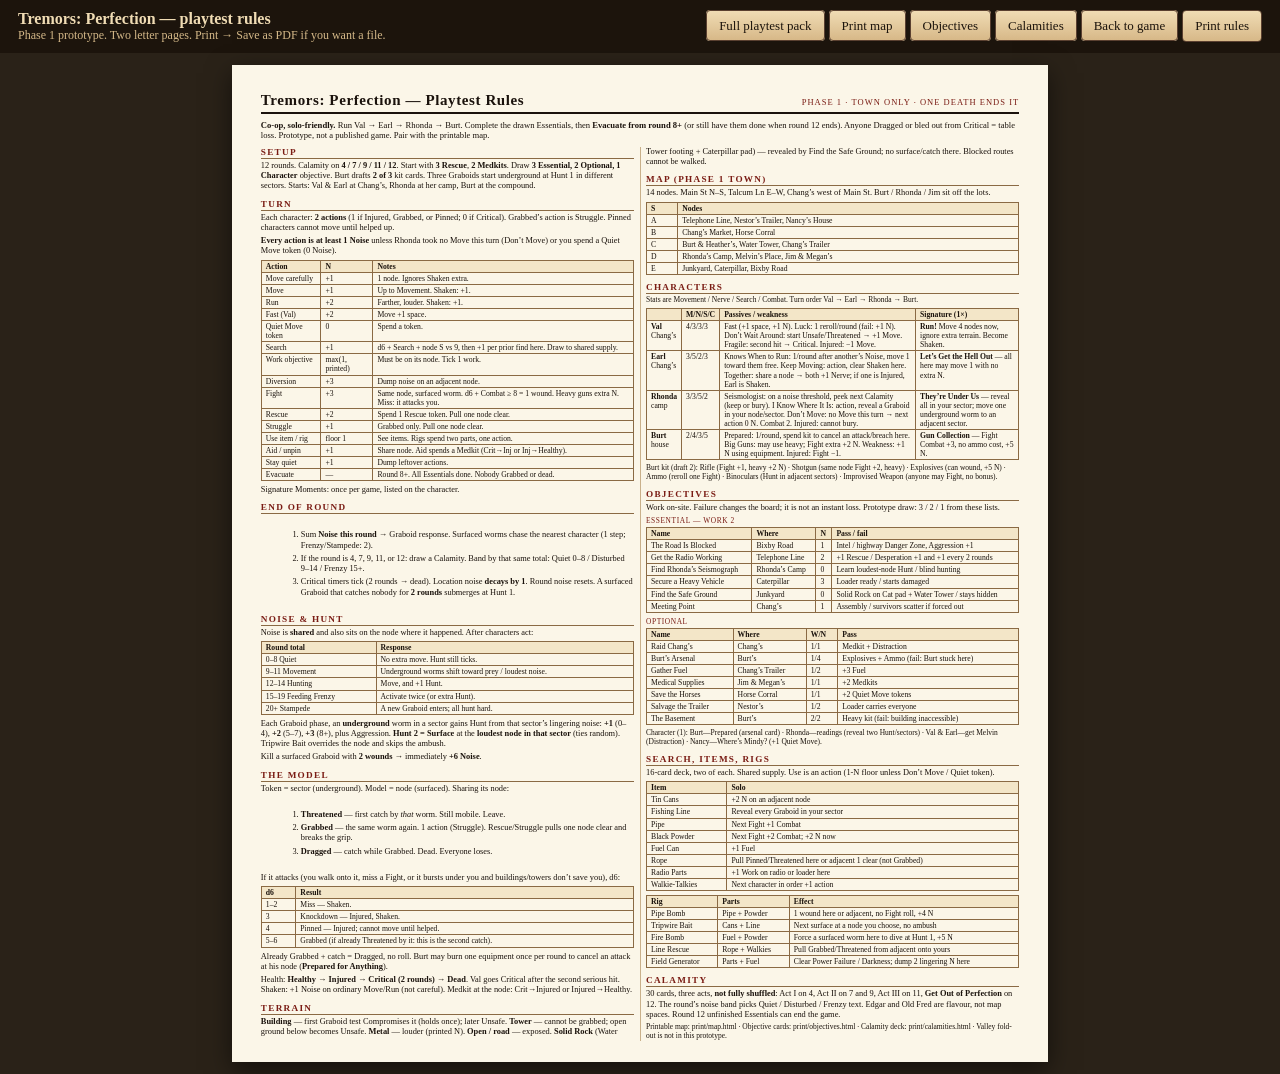
<file: print/rules.html>
<!doctype html>
<html lang="en">
  <head>
    <meta charset="utf-8" />
    <meta name="viewport" content="width=device-width, initial-scale=1" />
    <title>Tremors: Perfection — playtest rules</title>
    <style>
      :root {
        --ink: #1a120c;
        --rule: #8a6a44;
        --blood: #7a1c14;
        --wash: #f3e6c8;
      }
      * { box-sizing: border-box; }
      html, body {
        margin: 0;
        background: #2a2218;
        color: var(--ink);
        font-family: "Palatino Linotype", Palatino, "Book Antiqua", Georgia, serif;
      }
      .toolbar {
        display: flex;
        gap: 10px;
        align-items: center;
        justify-content: space-between;
        padding: 10px 18px;
        background: #1c140c;
        color: #f0dcb4;
      }
      .toolbar h1 { font-size: 16px; margin: 0; }
      .toolbar p { margin: 0; font-size: 12px; color: #d4b888; }
      .toolbar a, .toolbar button {
        font-family: inherit;
        color: #1c140c;
        background: linear-gradient(#f0dcb4, #d7b888);
        border: 1px solid #5a4030;
        padding: 7px 12px;
        border-radius: 4px;
        text-decoration: none;
        cursor: pointer;
        font-size: 13px;
      }
      .sheet {
        width: 8.5in;
        margin: 12px auto;
        background: #fbf6e8;
        padding: 0.28in 0.3in 0.22in;
        box-shadow: 0 8px 24px #0008;
      }
      header.banner {
        display: flex;
        justify-content: space-between;
        align-items: baseline;
        gap: 10px;
        border-bottom: 2px solid var(--ink);
        padding-bottom: 3px;
        margin-bottom: 6px;
      }
      header.banner h1 {
        margin: 0;
        font-size: 15px;
        letter-spacing: 0.04em;
      }
      header.banner p {
        margin: 0;
        font-size: 8.5px;
        letter-spacing: 0.12em;
        text-transform: uppercase;
        color: var(--blood);
      }
      .lede {
        margin: 0 0 6px;
        font-size: 8.6px;
        line-height: 1.25;
      }
      .cols {
        columns: 2;
        column-gap: 12px;
        column-rule: 1px solid #c9b08a;
      }
      h2 {
        break-after: avoid;
        font-size: 9.2px;
        letter-spacing: 0.14em;
        text-transform: uppercase;
        color: var(--blood);
        margin: 7px 0 2px;
        border-bottom: 1px solid var(--rule);
        padding: 0 0 1px;
      }
      h2:first-child { margin-top: 0; }
      p, li { font-size: 8.4px; line-height: 1.22; margin: 0 0 3px; }
      ul { margin: 0 0 3px; padding-left: 12px; }
      b { font-weight: 700; }
      table {
        width: 100%;
        border-collapse: collapse;
        font-size: 7.7px;
        line-height: 1.18;
        margin: 0 0 4px;
        break-inside: avoid;
      }
      th, td {
        border: 1px solid var(--rule);
        padding: 1px 4px;
        vertical-align: top;
        text-align: left;
      }
      th { background: var(--wash); font-weight: 700; }
      .tiny { font-size: 7.5px; line-height: 1.18; margin: 0 0 3px; }
      .kicker {
        font-size: 7.4px;
        letter-spacing: 0.08em;
        text-transform: uppercase;
        color: var(--blood);
        margin: 0 0 2px;
      }
      @media print {
        html, body { background: #fff; }
        .toolbar { display: none; }
        .sheet {
          width: auto;
          margin: 0;
          padding: 0;
          box-shadow: none;
          background: #fff;
        }
        @page { size: letter portrait; margin: 0.32in; }
      }
    </style>
  </head>
  <body>
    <div class="toolbar no-print">
      <div>
        <h1>Tremors: Perfection — playtest rules</h1>
        <p>Phase 1 prototype. Two letter pages. Print → Save as PDF if you want a file.</p>
      </div>
      <div>
        <a href="./playtest-pack.html">Full playtest pack</a>
        <a href="./map.html">Print map</a>
        <a href="./objectives.html">Objectives</a>
        <a href="./calamities.html">Calamities</a>
        <a href="../index.html">Back to game</a>
        <button type="button" onclick="window.print()">Print rules</button>
      </div>
    </div>

    <article class="sheet">
      <header class="banner">
        <h1>Tremors: Perfection — Playtest Rules</h1>
        <p>Phase 1 · town only · one death ends it</p>
      </header>
      <p class="lede"><b>Co-op, solo-friendly.</b> Run Val → Earl → Rhonda → Burt. Complete the drawn Essentials, then <b>Evacuate from round 8+</b> (or still have them done when round 12 ends). Anyone Dragged or bled out from Critical = table loss. Prototype, not a published game. Pair with the printable map.</p>

      <div class="cols">
        <h2>Setup</h2>
        <p>12 rounds. Calamity on <b>4 / 7 / 9 / 11 / 12</b>. Start with <b>3 Rescue</b>, <b>2 Medkits</b>. Draw <b>3 Essential, 2 Optional, 1 Character</b> objective. Burt drafts <b>2 of 3</b> kit cards. Three Graboids start underground at Hunt 1 in different sectors. Starts: Val &amp; Earl at Chang’s, Rhonda at her camp, Burt at the compound.</p>

        <h2>Turn</h2>
        <p>Each character: <b>2 actions</b> (1 if Injured, Grabbed, or Pinned; 0 if Critical). Grabbed’s action is Struggle. Pinned characters cannot move until helped up.</p>
        <p><b>Every action is at least 1 Noise</b> unless Rhonda took no Move this turn (Don’t Move) or you spend a Quiet Move token (0 Noise).</p>
        <table>
          <thead><tr><th>Action</th><th>N</th><th>Notes</th></tr></thead>
          <tbody>
            <tr><td>Move carefully</td><td>+1</td><td>1 node. Ignores Shaken extra.</td></tr>
            <tr><td>Move</td><td>+1</td><td>Up to Movement. Shaken: +1.</td></tr>
            <tr><td>Run</td><td>+2</td><td>Farther, louder. Shaken: +1.</td></tr>
            <tr><td>Fast (Val)</td><td>+2</td><td>Move +1 space.</td></tr>
            <tr><td>Quiet Move token</td><td>0</td><td>Spend a token.</td></tr>
            <tr><td>Search</td><td>+1</td><td>d6 + Search + node S vs 9, then +1 per prior find here. Draw to shared supply.</td></tr>
            <tr><td>Work objective</td><td>max(1, printed)</td><td>Must be on its node. Tick 1 work.</td></tr>
            <tr><td>Diversion</td><td>+3</td><td>Dump noise on an adjacent node.</td></tr>
            <tr><td>Fight</td><td>+3</td><td>Same node, surfaced worm. d6 + Combat ≥ 8 = 1 wound. Heavy guns extra N. Miss: it attacks you.</td></tr>
            <tr><td>Rescue</td><td>+2</td><td>Spend 1 Rescue token. Pull one node clear.</td></tr>
            <tr><td>Struggle</td><td>+1</td><td>Grabbed only. Pull one node clear.</td></tr>
            <tr><td>Use item / rig</td><td>floor 1</td><td>See items. Rigs spend two parts, one action.</td></tr>
            <tr><td>Aid / unpin</td><td>+1</td><td>Share node. Aid spends a Medkit (Crit→Inj or Inj→Healthy).</td></tr>
            <tr><td>Stay quiet</td><td>+1</td><td>Dump leftover actions.</td></tr>
            <tr><td>Evacuate</td><td>—</td><td>Round 8+. All Essentials done. Nobody Grabbed or dead.</td></tr>
          </tbody>
        </table>
        <p>Signature Moments: once per game, listed on the character.</p>

        <h2>End of round</h2>
        <ol>
          <li>Sum <b>Noise this round</b> → Graboid response. Surfaced worms chase the nearest character (1 step; Frenzy/Stampede: 2).</li>
          <li>If the round is 4, 7, 9, 11, or 12: draw a Calamity. Band by that same total: Quiet 0–8 / Disturbed 9–14 / Frenzy 15+.</li>
          <li>Critical timers tick (2 rounds → dead). Location noise <b>decays by 1</b>. Round noise resets. A surfaced Graboid that catches nobody for <b>2 rounds</b> submerges at Hunt 1.</li>
        </ol>

        <h2>Noise &amp; Hunt</h2>
        <p>Noise is <b>shared</b> and also sits on the node where it happened. After characters act:</p>
        <table>
          <thead><tr><th>Round total</th><th>Response</th></tr></thead>
          <tbody>
            <tr><td>0–8 Quiet</td><td>No extra move. Hunt still ticks.</td></tr>
            <tr><td>9–11 Movement</td><td>Underground worms shift toward prey / loudest noise.</td></tr>
            <tr><td>12–14 Hunting</td><td>Move, and +1 Hunt.</td></tr>
            <tr><td>15–19 Feeding Frenzy</td><td>Activate twice (or extra Hunt).</td></tr>
            <tr><td>20+ Stampede</td><td>A new Graboid enters; all hunt hard.</td></tr>
          </tbody>
        </table>
        <p>Each Graboid phase, an <b>underground</b> worm in a sector gains Hunt from that sector’s lingering noise: <b>+1</b> (0–4), <b>+2</b> (5–7), <b>+3</b> (8+), plus Aggression. <b>Hunt 2 = Surface</b> at the <b>loudest node in that sector</b> (ties random). Tripwire Bait overrides the node and skips the ambush.</p>
        <p>Kill a surfaced Graboid with <b>2 wounds</b> → immediately <b>+6 Noise</b>.</p>

        <h2>The model</h2>
        <p>Token = sector (underground). Model = node (surfaced). Sharing its node:</p>
        <ol>
          <li><b>Threatened</b> — first catch by <i>that</i> worm. Still mobile. Leave.</li>
          <li><b>Grabbed</b> — the same worm again. 1 action (Struggle). Rescue/Struggle pulls one node clear and breaks the grip.</li>
          <li><b>Dragged</b> — catch while Grabbed. Dead. Everyone loses.</li>
        </ol>
        <p>If it attacks (you walk onto it, miss a Fight, or it bursts under you and buildings/towers don’t save you), d6:</p>
        <table>
          <thead><tr><th>d6</th><th>Result</th></tr></thead>
          <tbody>
            <tr><td>1–2</td><td>Miss — Shaken.</td></tr>
            <tr><td>3</td><td>Knockdown — Injured, Shaken.</td></tr>
            <tr><td>4</td><td>Pinned — Injured; cannot move until helped.</td></tr>
            <tr><td>5–6</td><td>Grabbed (if already Threatened by it: this is the second catch).</td></tr>
          </tbody>
        </table>
        <p>Already Grabbed + catch = Dragged, no roll. Burt may burn one equipment once per round to cancel an attack at his node (<b>Prepared for Anything</b>).</p>
        <p>Health: <b>Healthy → Injured → Critical (2 rounds) → Dead</b>. Val goes Critical after the second serious hit. Shaken: +1 Noise on ordinary Move/Run (not careful). Medkit at the node: Crit→Injured or Injured→Healthy.</p>

        <h2>Terrain</h2>
        <p><b>Building</b> — first Graboid test Compromises it (holds once); later Unsafe. <b>Tower</b> — cannot be grabbed; open ground below becomes Unsafe. <b>Metal</b> — louder (printed N). <b>Open / road</b> — exposed. <b>Solid Rock</b> (Water Tower footing + Caterpillar pad) — revealed by Find the Safe Ground; no surface/catch there. Blocked routes cannot be walked.</p>

        <h2>Map (Phase 1 town)</h2>
        <p>14 nodes. Main St N–S, Talcum Ln E–W, Chang’s west of Main St. Burt / Rhonda / Jim sit off the lots.</p>
        <table>
          <thead><tr><th>S</th><th>Nodes</th></tr></thead>
          <tbody>
            <tr><td>A</td><td>Telephone Line, Nestor’s Trailer, Nancy’s House</td></tr>
            <tr><td>B</td><td>Chang’s Market, Horse Corral</td></tr>
            <tr><td>C</td><td>Burt &amp; Heather’s, Water Tower, Chang’s Trailer</td></tr>
            <tr><td>D</td><td>Rhonda’s Camp, Melvin’s Place, Jim &amp; Megan’s</td></tr>
            <tr><td>E</td><td>Junkyard, Caterpillar, Bixby Road</td></tr>
          </tbody>
        </table>

        <h2>Characters</h2>
        <p class="tiny">Stats are Movement / Nerve / Search / Combat. Turn order Val → Earl → Rhonda → Burt.</p>
        <table>
          <thead><tr><th></th><th>M/N/S/C</th><th>Passives / weakness</th><th>Signature (1×)</th></tr></thead>
          <tbody>
            <tr><td><b>Val</b><br>Chang’s</td><td>4/3/3/3</td><td>Fast (+1 space, +1 N). Luck: 1 reroll/round (fail: +1 N). Don’t Wait Around: start Unsafe/Threatened → +1 Move. Fragile: second hit → Critical. Injured: −1 Move.</td><td><b>Run!</b> Move 4 nodes now, ignore extra terrain. Become Shaken.</td></tr>
            <tr><td><b>Earl</b><br>Chang’s</td><td>3/5/2/3</td><td>Knows When to Run: 1/round after another’s Noise, move 1 toward them free. Keep Moving: action, clear Shaken here. Together: share a node → both +1 Nerve; if one is Injured, Earl is Shaken.</td><td><b>Let’s Get the Hell Out</b> — all here may move 1 with no extra N.</td></tr>
            <tr><td><b>Rhonda</b><br>camp</td><td>3/3/5/2</td><td>Seismologist: on a noise threshold, peek next Calamity (keep or bury). I Know Where It Is: action, reveal a Graboid in your node/sector. Don’t Move: no Move this turn → next action 0 N. Combat 2. Injured: cannot bury.</td><td><b>They’re Under Us</b> — reveal all in your sector; move one underground worm to an adjacent sector.</td></tr>
            <tr><td><b>Burt</b><br>house</td><td>2/4/3/5</td><td>Prepared: 1/round, spend kit to cancel an attack/breach here. Big Guns: may use heavy; Fight extra +2 N. Weakness: +1 N using equipment. Injured: Fight −1.</td><td><b>Gun Collection</b> — Fight Combat +3, no ammo cost, +5 N.</td></tr>
          </tbody>
        </table>
        <p class="tiny">Burt kit (draft 2): Rifle (Fight +1, heavy +2 N) · Shotgun (same node Fight +2, heavy) · Explosives (can wound, +5 N) · Ammo (reroll one Fight) · Binoculars (Hunt in adjacent sectors) · Improvised Weapon (anyone may Fight, no bonus).</p>

        <h2>Objectives</h2>
        <p>Work on-site. Failure changes the board; it is not an instant loss. Prototype draw: 3 / 2 / 1 from these lists.</p>
        <p class="kicker">Essential — work 2</p>
        <table>
          <thead><tr><th>Name</th><th>Where</th><th>N</th><th>Pass / fail</th></tr></thead>
          <tbody>
            <tr><td>The Road Is Blocked</td><td>Bixby Road</td><td>1</td><td>Intel / highway Danger Zone, Aggression +1</td></tr>
            <tr><td>Get the Radio Working</td><td>Telephone Line</td><td>2</td><td>+1 Rescue / Desperation +1 and +1 every 2 rounds</td></tr>
            <tr><td>Find Rhonda’s Seismograph</td><td>Rhonda’s Camp</td><td>0</td><td>Learn loudest-node Hunt / blind hunting</td></tr>
            <tr><td>Secure a Heavy Vehicle</td><td>Caterpillar</td><td>3</td><td>Loader ready / starts damaged</td></tr>
            <tr><td>Find the Safe Ground</td><td>Junkyard</td><td>0</td><td>Solid Rock on Cat pad + Water Tower / stays hidden</td></tr>
            <tr><td>Meeting Point</td><td>Chang’s</td><td>1</td><td>Assembly / survivors scatter if forced out</td></tr>
          </tbody>
        </table>
        <p class="kicker">Optional</p>
        <table>
          <thead><tr><th>Name</th><th>Where</th><th>W/N</th><th>Pass</th></tr></thead>
          <tbody>
            <tr><td>Raid Chang’s</td><td>Chang’s</td><td>1/1</td><td>Medkit + Distraction</td></tr>
            <tr><td>Burt’s Arsenal</td><td>Burt’s</td><td>1/4</td><td>Explosives + Ammo (fail: Burt stuck here)</td></tr>
            <tr><td>Gather Fuel</td><td>Chang’s Trailer</td><td>1/2</td><td>+3 Fuel</td></tr>
            <tr><td>Medical Supplies</td><td>Jim &amp; Megan’s</td><td>1/1</td><td>+2 Medkits</td></tr>
            <tr><td>Save the Horses</td><td>Horse Corral</td><td>1/1</td><td>+2 Quiet Move tokens</td></tr>
            <tr><td>Salvage the Trailer</td><td>Nestor’s</td><td>1/2</td><td>Loader carries everyone</td></tr>
            <tr><td>The Basement</td><td>Burt’s</td><td>2/2</td><td>Heavy kit (fail: building inaccessible)</td></tr>
          </tbody>
        </table>
        <p class="tiny">Character (1): Burt—Prepared (arsenal card) · Rhonda—readings (reveal two Hunt/sectors) · Val &amp; Earl—get Melvin (Distraction) · Nancy—Where’s Mindy? (+1 Quiet Move).</p>

        <h2>Search, items, rigs</h2>
        <p>16-card deck, two of each. Shared supply. Use is an action (1-N floor unless Don’t Move / Quiet token).</p>
        <table>
          <thead><tr><th>Item</th><th>Solo</th></tr></thead>
          <tbody>
            <tr><td>Tin Cans</td><td>+2 N on an adjacent node</td></tr>
            <tr><td>Fishing Line</td><td>Reveal every Graboid in your sector</td></tr>
            <tr><td>Pipe</td><td>Next Fight +1 Combat</td></tr>
            <tr><td>Black Powder</td><td>Next Fight +2 Combat; +2 N now</td></tr>
            <tr><td>Fuel Can</td><td>+1 Fuel</td></tr>
            <tr><td>Rope</td><td>Pull Pinned/Threatened here or adjacent 1 clear (not Grabbed)</td></tr>
            <tr><td>Radio Parts</td><td>+1 Work on radio or loader here</td></tr>
            <tr><td>Walkie-Talkies</td><td>Next character in order +1 action</td></tr>
          </tbody>
        </table>
        <table>
          <thead><tr><th>Rig</th><th>Parts</th><th>Effect</th></tr></thead>
          <tbody>
            <tr><td>Pipe Bomb</td><td>Pipe + Powder</td><td>1 wound here or adjacent, no Fight roll, +4 N</td></tr>
            <tr><td>Tripwire Bait</td><td>Cans + Line</td><td>Next surface at a node you choose, no ambush</td></tr>
            <tr><td>Fire Bomb</td><td>Fuel + Powder</td><td>Force a surfaced worm here to dive at Hunt 1, +5 N</td></tr>
            <tr><td>Line Rescue</td><td>Rope + Walkies</td><td>Pull Grabbed/Threatened from adjacent onto yours</td></tr>
            <tr><td>Field Generator</td><td>Parts + Fuel</td><td>Clear Power Failure / Darkness; dump 2 lingering N here</td></tr>
          </tbody>
        </table>

        <h2>Calamity</h2>
        <p>30 cards, three acts, <b>not fully shuffled</b>: Act I on 4, Act II on 7 and 9, Act III on 11, <b>Get Out of Perfection</b> on 12. The round’s noise band picks Quiet / Disturbed / Frenzy text. Edgar and Old Fred are flavour, not map spaces. Round 12 unfinished Essentials can end the game.</p>
        <p class="tiny">Printable map: print/map.html · Objective cards: print/objectives.html · Calamity deck: print/calamities.html · Valley fold-out is not in this prototype.</p>
      </div>
    </article>
  </body>
</html>
</file>
<file: styles.css>
:root {
  --ink: #1c140c;
  --dust: #cbb089;
  --sand: #e8d2a8;
  --paper: #f4e6c8;
  --blood: #8b1c14;
  --rust: #a34a28;
  --sage: #3f6b52;
  --sky: #6a8aa0;
  --night: #2a2218;
  --gold: #d4a017;
}

* { box-sizing: border-box; }

html, body {
  margin: 0;
  background:
    radial-gradient(1200px 500px at 50% -10%, #6b5340 0%, transparent 55%),
    linear-gradient(#3a2c20, #1c140c);
  color: var(--ink);
  font-family: "Palatino Linotype", Palatino, "Book Antiqua", Georgia, serif;
}

#app {
  max-width: 1280px;
  margin: 0 auto;
  padding: 16px 16px 48px;
}

.top {
  display: flex;
  justify-content: space-between;
  align-items: flex-end;
  gap: 16px;
  color: var(--sand);
  margin-bottom: 12px;
}

.kicker {
  letter-spacing: 0.14em;
  text-transform: uppercase;
  font-size: 11px;
  margin: 0 0 4px;
  color: var(--gold);
}

h1 {
  font-size: 34px;
  margin: 0;
  line-height: 1;
  text-shadow: 0 2px 0 #0008;
}

.tag, .caption, .lede {
  margin: 6px 0 0;
  color: #e6d3b0;
  font-size: 14px;
}

button {
  font-family: inherit;
  cursor: pointer;
  border: 1px solid #5a4030;
  background: linear-gradient(#f0dcb4, #d7b888);
  color: var(--ink);
  padding: 8px 12px;
  border-radius: 4px;
}

button:hover { filter: brightness(1.05); }
button.primary { background: linear-gradient(#e8c070, #c48a2a); font-weight: 700; }
button.danger { background: linear-gradient(#c45a3a, #8b1c14); color: #fff; border-color: #4a120c; }
button:disabled { opacity: 0.45; cursor: not-allowed; }

.meters {
  display: grid;
  grid-template-columns: 1.4fr 1fr 0.9fr;
  gap: 10px;
  margin-bottom: 12px;
}

.track-wrap, .noise-wrap, .resources {
  background: #f4e6c8ee;
  border: 2px solid #3a2c20;
  border-radius: 6px;
  padding: 8px 10px;
}

.track-label {
  font-size: 11px;
  letter-spacing: 0.12em;
  text-transform: uppercase;
  color: #6a4e32;
}

.round-track {
  list-style: none;
  display: flex;
  gap: 4px;
  padding: 8px 0 0;
  margin: 0;
}

.round-track li {
  flex: 1;
  text-align: center;
  font-size: 12px;
  padding: 6px 0;
  background: #e2cc9f;
  border: 1px solid #8a6a44;
  border-radius: 3px;
}

.round-track li.now { background: var(--gold); font-weight: 700; }
.round-track li.warn { box-shadow: inset 0 -3px 0 var(--blood); }
.round-track li.done { opacity: 0.45; }

.noise-meter {
  display: flex;
  height: 22px;
  margin-top: 8px;
  border: 1px solid #3a2c20;
  overflow: hidden;
}

.noise-meter span {
  flex: 1;
  background: #d9c49a;
  border-right: 1px solid #3a2c2044;
}

.noise-meter span.on.quiet { background: #7ea36a; }
.noise-meter span.on.disturbed { background: #d4a017; }
.noise-meter span.on.frenzy { background: var(--blood); }

.resources {
  display: grid;
  grid-template-columns: repeat(3, 1fr);
  gap: 4px 8px;
  margin: 0;
}

.resources div { display: flex; justify-content: space-between; gap: 8px; }
.resources dt { font-size: 12px; color: #6a4e32; }
.resources dd { margin: 0; font-weight: 700; }

.board-layout {
  display: grid;
  grid-template-columns: 1.45fr 0.9fr;
  gap: 12px;
}

.map-panel {
  background: #2d2418;
  border: 3px solid #1a140e;
  border-radius: 8px;
  padding: 8px;
}

#map {
  width: 100%;
  height: min(72vh, 760px);
  background:
    radial-gradient(circle at 20% 20%, #b08a58 0%, transparent 40%),
    radial-gradient(circle at 80% 70%, #8a6238 0%, transparent 45%),
    linear-gradient(#c4a06a, #9a7444);
  border-radius: 4px;
}

.side { display: flex; flex-direction: column; gap: 10px; }

.panel {
  background: var(--paper);
  border: 2px solid #3a2c20;
  border-radius: 6px;
  padding: 10px 12px;
}

.panel h2 {
  margin: 0 0 8px;
  font-size: 16px;
  letter-spacing: 0.04em;
}

.actions { display: flex; flex-direction: column; gap: 6px; }
.actions button { text-align: left; }

.party { display: flex; flex-direction: column; gap: 8px; }

.char-card {
  border: 1px solid #8a6a44;
  border-left: 6px solid var(--color, #444);
  padding: 6px 8px;
  background: #efe0c0;
  font-size: 13px;
}

.char-card.active { outline: 2px solid var(--gold); }
.char-card b { display: block; font-size: 14px; }
.badges { display: flex; flex-wrap: wrap; gap: 4px; margin-top: 4px; }
.badge {
  font-size: 10px;
  letter-spacing: 0.04em;
  text-transform: uppercase;
  background: #3a2c20;
  color: #f4e6c8;
  padding: 2px 6px;
  border-radius: 3px;
}
.badge.warn { background: var(--blood); }
.badge.ok { background: var(--sage); }

.graboids { font-size: 13px; }

.supply { font-size: 13px; display: flex; flex-direction: column; gap: 6px; }
.supply-row b { display: block; }
.supply-row div { color: #6a4e32; }
.graboid {
  padding: 6px 8px;
  margin-bottom: 6px;
  background: #2a2218;
  color: #f0dcb4;
  border-radius: 4px;
}
.graboid.surfaced { background: var(--blood); color: #fff; }

.bottom {
  display: grid;
  grid-template-columns: 1fr 1fr;
  gap: 12px;
  margin-top: 12px;
}

.objectives { display: flex; flex-direction: column; gap: 8px; }
.obj {
  border: 1px solid #8a6a44;
  padding: 8px;
  background: #efe0c0;
  font-size: 13px;
}
.obj.essential { border-left: 5px solid var(--blood); }
.obj.optional { border-left: 5px solid var(--gold); }
.obj.character { border-left: 5px solid var(--sky); }
.obj.passed { opacity: 0.65; }
.obj.failed { background: #e8c0b0; }
.obj .kind { font-size: 10px; letter-spacing: 0.12em; text-transform: uppercase; color: #6a4e32; }

.log {
  list-style: none;
  margin: 0;
  padding: 0;
  max-height: 280px;
  overflow: auto;
  font-size: 13px;
}
.log li {
  padding: 6px 0;
  border-bottom: 1px dotted #8a6a44;
}
.log .round-tag { color: #8a6a44; font-size: 11px; margin-right: 6px; }

.node-hit { cursor: pointer; }
.node-label { font-size: 2.4px; font-weight: 700; fill: #1c140c; pointer-events: none; }
.node-sub { font-size: 1.8px; fill: #3a2c20; pointer-events: none; }

.modal {
  position: fixed;
  inset: 0;
  background: #0008;
  display: flex;
  align-items: center;
  justify-content: center;
  padding: 20px;
  z-index: 20;
}
.modal.hidden { display: none; }
.modal-card {
  background: var(--paper);
  border: 3px solid #1c140c;
  max-width: 560px;
  width: 100%;
  padding: 20px;
  max-height: 90vh;
  overflow: auto;
}
.help-card ul { padding-left: 18px; }
.help-card li { margin: 8px 0; }
.choice-row { display: flex; flex-wrap: wrap; gap: 8px; margin-top: 12px; }

.end-banner {
  position: sticky;
  top: 0;
  z-index: 5;
  padding: 10px 12px;
  margin-bottom: 10px;
  font-weight: 700;
}
.end-banner.win { background: #3f6b52; color: #f4e6c8; }
.end-banner.loss { background: var(--blood); color: #fff; }

@media (max-width: 980px) {
  .meters, .board-layout, .bottom { grid-template-columns: 1fr; }
  #map { height: 62vh; }
}
</file>
<file: print/cards.css>
:root {
  --ink: #1a120c;
  --rule: #8a6a44;
  --blood: #7a1c14;
  --wash: #f3e6c8;
  --paper: #fbf6e8;
  --essential: #7a1c14;
  --optional: #2f5a3a;
  --character: #3d5a80;
}

* { box-sizing: border-box; }

html, body {
  margin: 0;
  background: #2a2218;
  color: var(--ink);
  font-family: "Palatino Linotype", Palatino, "Book Antiqua", Georgia, serif;
}

.toolbar {
  display: flex;
  gap: 10px;
  align-items: center;
  justify-content: space-between;
  padding: 10px 18px;
  background: #1c140c;
  color: #f0dcb4;
}

.toolbar h1 { font-size: 16px; margin: 0; }
.toolbar p { margin: 0; font-size: 12px; color: #d4b888; }
.toolbar a, .toolbar button {
  font-family: inherit;
  color: #1c140c;
  background: linear-gradient(#f0dcb4, #d7b888);
  border: 1px solid #5a4030;
  padding: 7px 12px;
  border-radius: 4px;
  text-decoration: none;
  cursor: pointer;
  font-size: 13px;
}

.deck-intro {
  width: 8.5in;
  margin: 12px auto 0;
  padding: 0 0.2in;
  color: #d4b888;
  font-size: 12px;
  line-height: 1.35;
}

.sheet {
  width: 8.5in;
  margin: 8px auto 12px;
  padding: 0.2in 0.22in 0.18in;
}

.card-grid {
  display: grid;
  grid-template-columns: repeat(3, 2.5in);
  grid-auto-rows: 3.5in;
  gap: 0.12in 0.14in;
  justify-content: center;
}

.card {
  width: 2.5in;
  height: 3.5in;
  background: var(--paper);
  border: 1px dashed #9a7a54;
  padding: 0.14in 0.13in 0.12in;
  display: flex;
  flex-direction: column;
  overflow: hidden;
  break-inside: avoid;
  page-break-inside: avoid;
  position: relative;
}

.card::after {
  content: "";
  position: absolute;
  inset: 2px;
  border: 1px solid var(--ink);
  pointer-events: none;
}

.card-head {
  display: flex;
  justify-content: space-between;
  align-items: baseline;
  gap: 4px;
  border-bottom: 1px solid var(--rule);
  padding-bottom: 2px;
  margin-bottom: 4px;
}

.badge {
  font-size: 7px;
  letter-spacing: 0.1em;
  text-transform: uppercase;
  font-weight: 700;
}

.badge.essential { color: var(--essential); }
.badge.optional { color: var(--optional); }
.badge.character { color: var(--character); }
.badge.calamity { color: var(--blood); }

.stats {
  font-size: 7px;
  letter-spacing: 0.06em;
  text-transform: uppercase;
  white-space: nowrap;
}

.card h2 {
  margin: 0 0 3px;
  font-size: 11px;
  line-height: 1.15;
  letter-spacing: 0.02em;
}

.card .where {
  margin: 0 0 4px;
  font-size: 8px;
  letter-spacing: 0.08em;
  text-transform: uppercase;
  color: #4a3424;
}

.card .flavour {
  margin: 0 0 5px;
  font-size: 8.2px;
  line-height: 1.28;
  font-style: italic;
}

.card .body {
  flex: 1;
  min-height: 0;
}

.card .outcome {
  margin: 0 0 3px;
  font-size: 7.6px;
  line-height: 1.24;
}

.card .outcome b {
  font-size: 7px;
  letter-spacing: 0.08em;
  text-transform: uppercase;
}

.card .band {
  margin: 0 0 3px;
  font-size: 7.4px;
  line-height: 1.22;
}

.card .band b {
  display: block;
  font-size: 6.8px;
  letter-spacing: 0.1em;
  text-transform: uppercase;
  color: var(--blood);
  margin-bottom: 1px;
}

.card.instruction {
  background: linear-gradient(180deg, #f7edd4, #efe0bc);
}

.card.instruction h2 {
  font-size: 12px;
  text-transform: uppercase;
  letter-spacing: 0.08em;
}

.card.instruction p,
.card.instruction li {
  font-size: 8px;
  line-height: 1.28;
  margin: 0 0 4px;
}

.card.instruction ul {
  margin: 0;
  padding-left: 12px;
}

.page-break {
  break-before: page;
  page-break-before: always;
}

@media print {
  html, body { background: #fff; }
  .toolbar, .deck-intro { display: none; }
  .sheet {
    width: auto;
    margin: 0;
    padding: 0;
  }
  .card-grid { gap: 0; }
  .card {
    border: 1px dashed #bbb;
    box-shadow: none;
  }
  .page-break { break-before: page; page-break-before: always; }
  @page { size: letter portrait; margin: 0.28in; }
}
</file>
